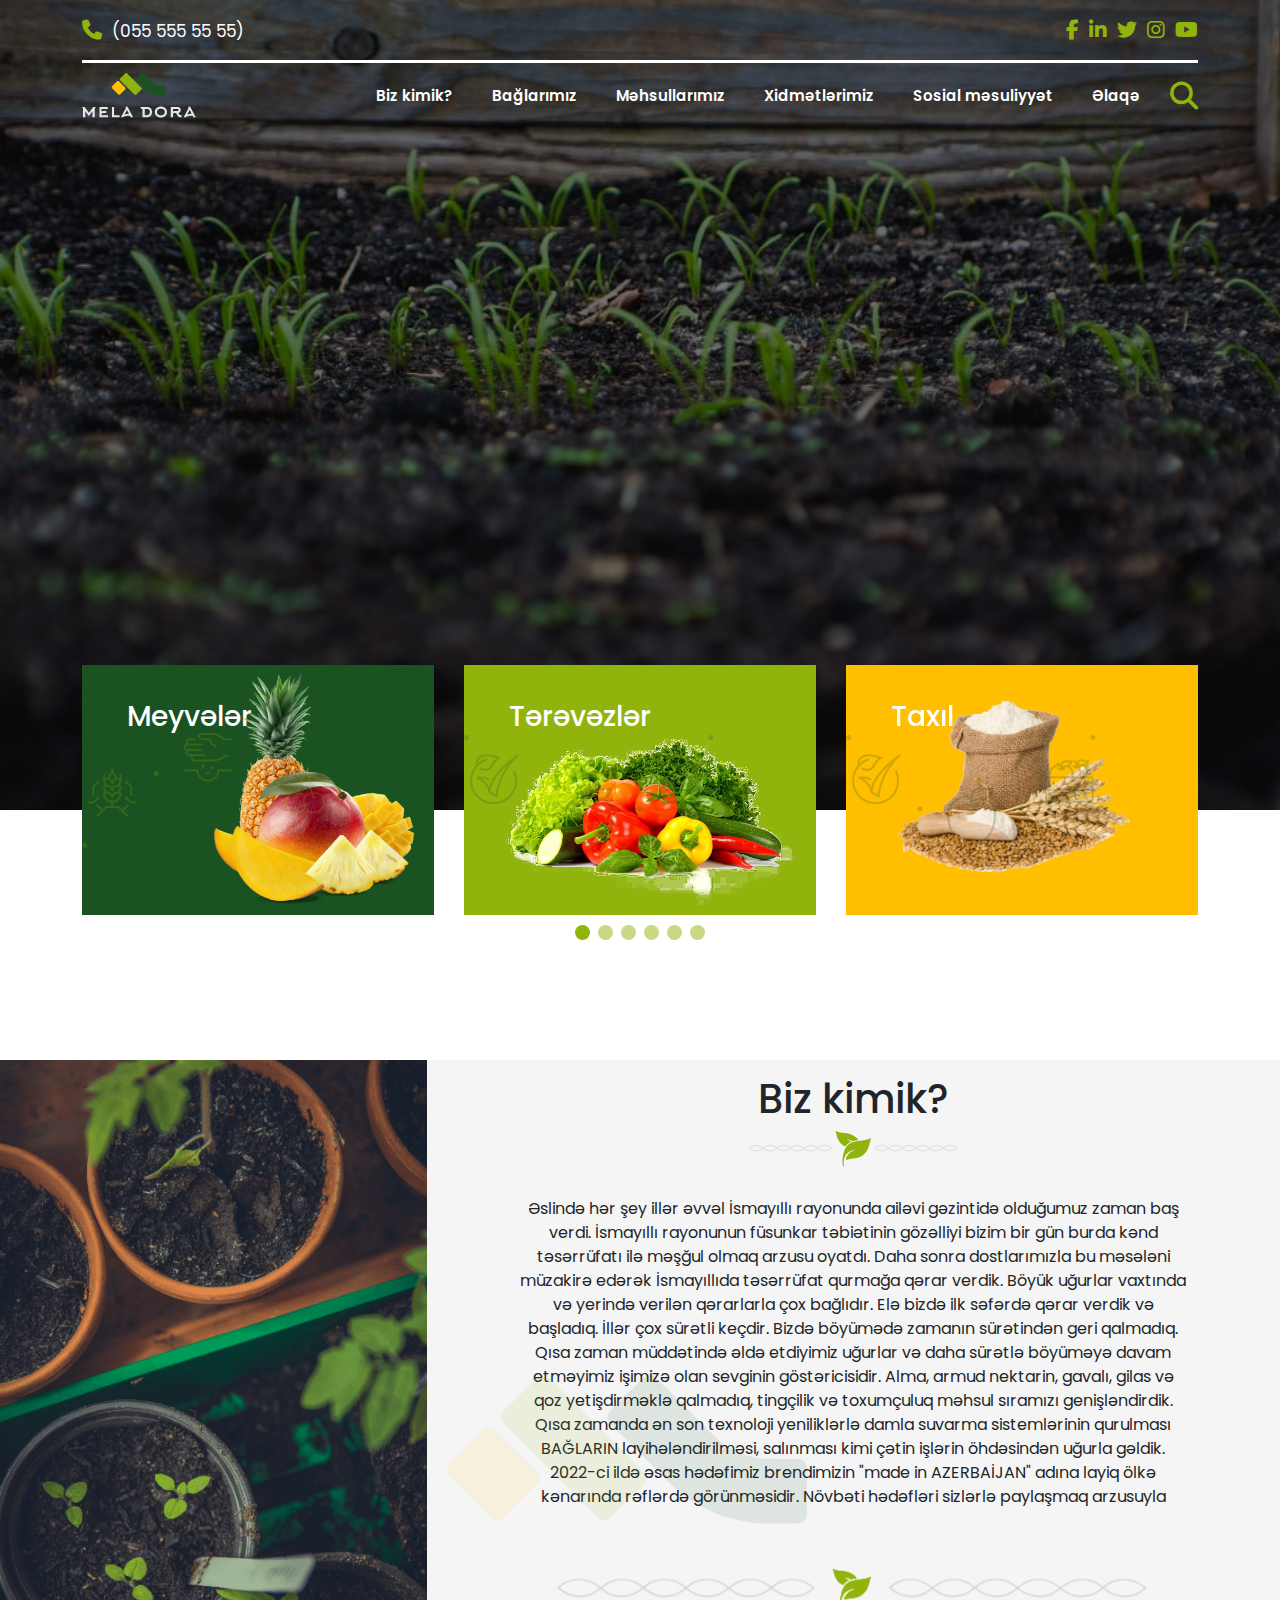
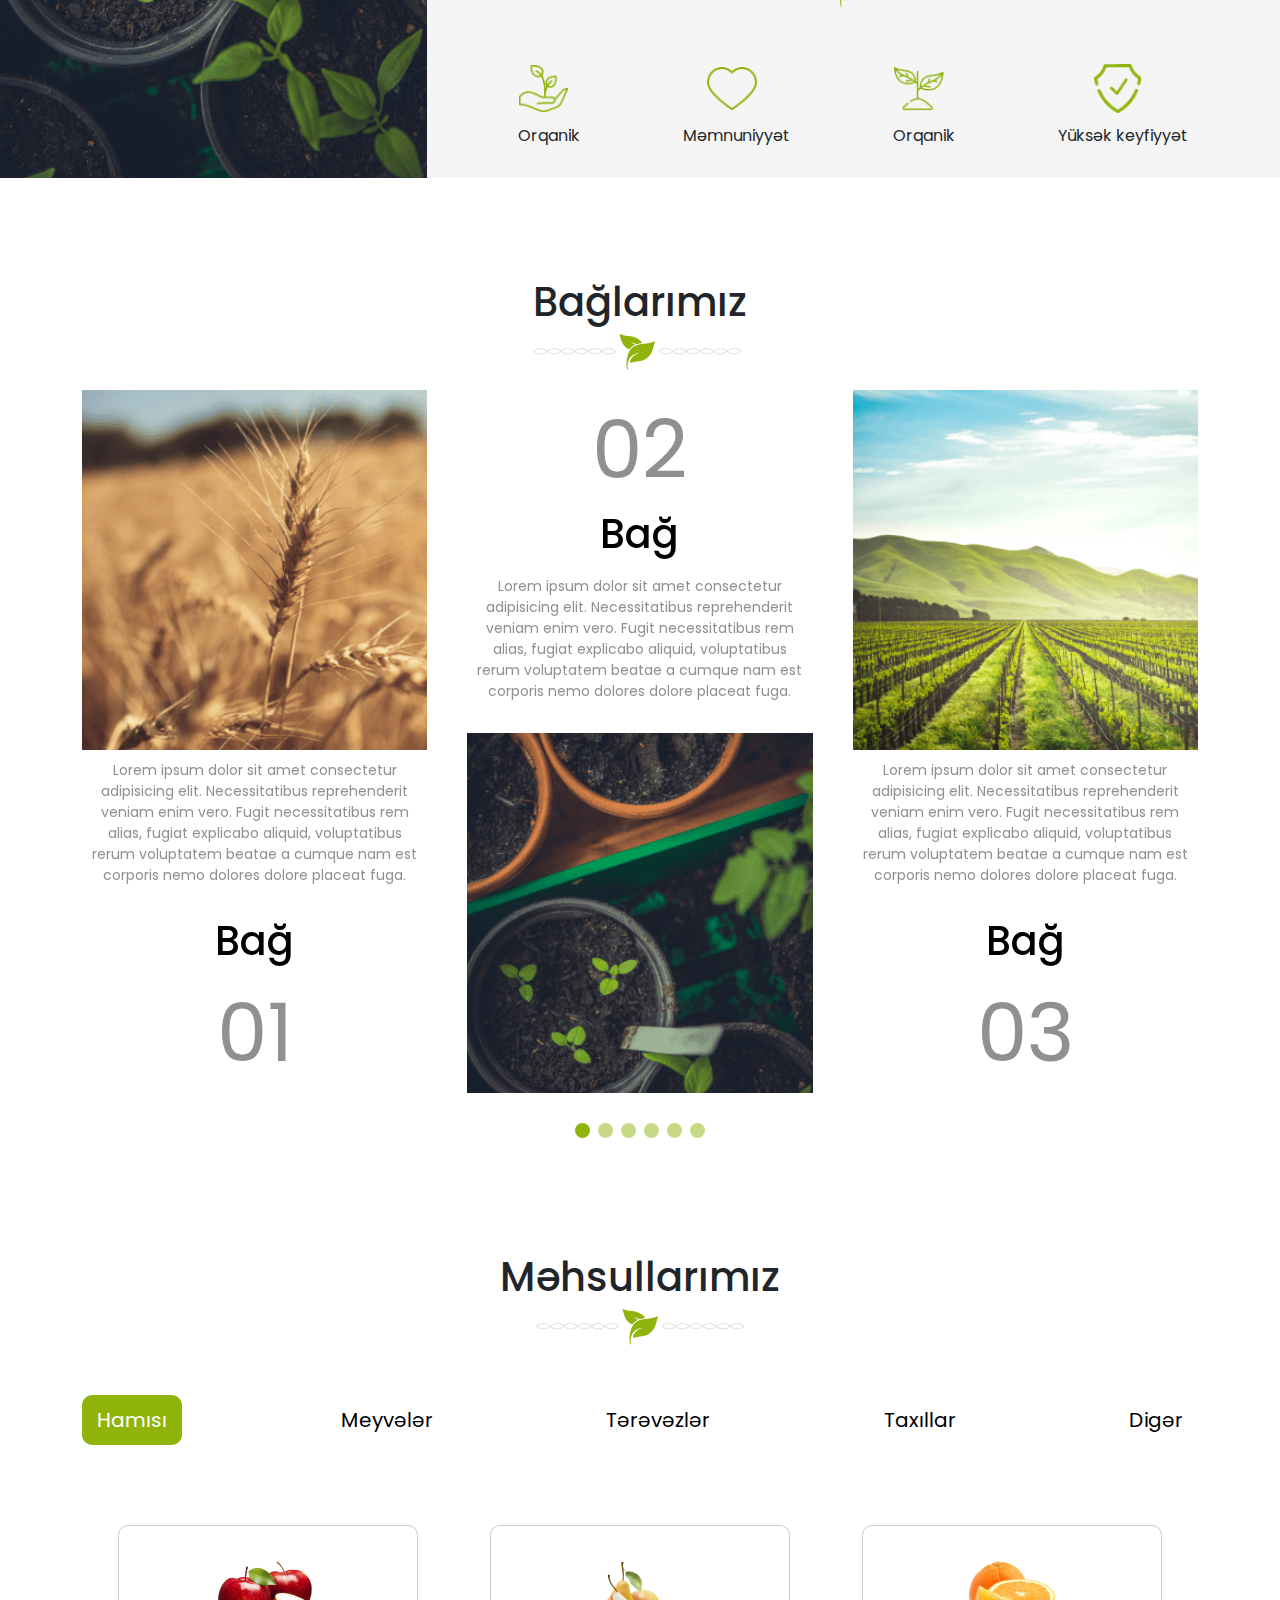
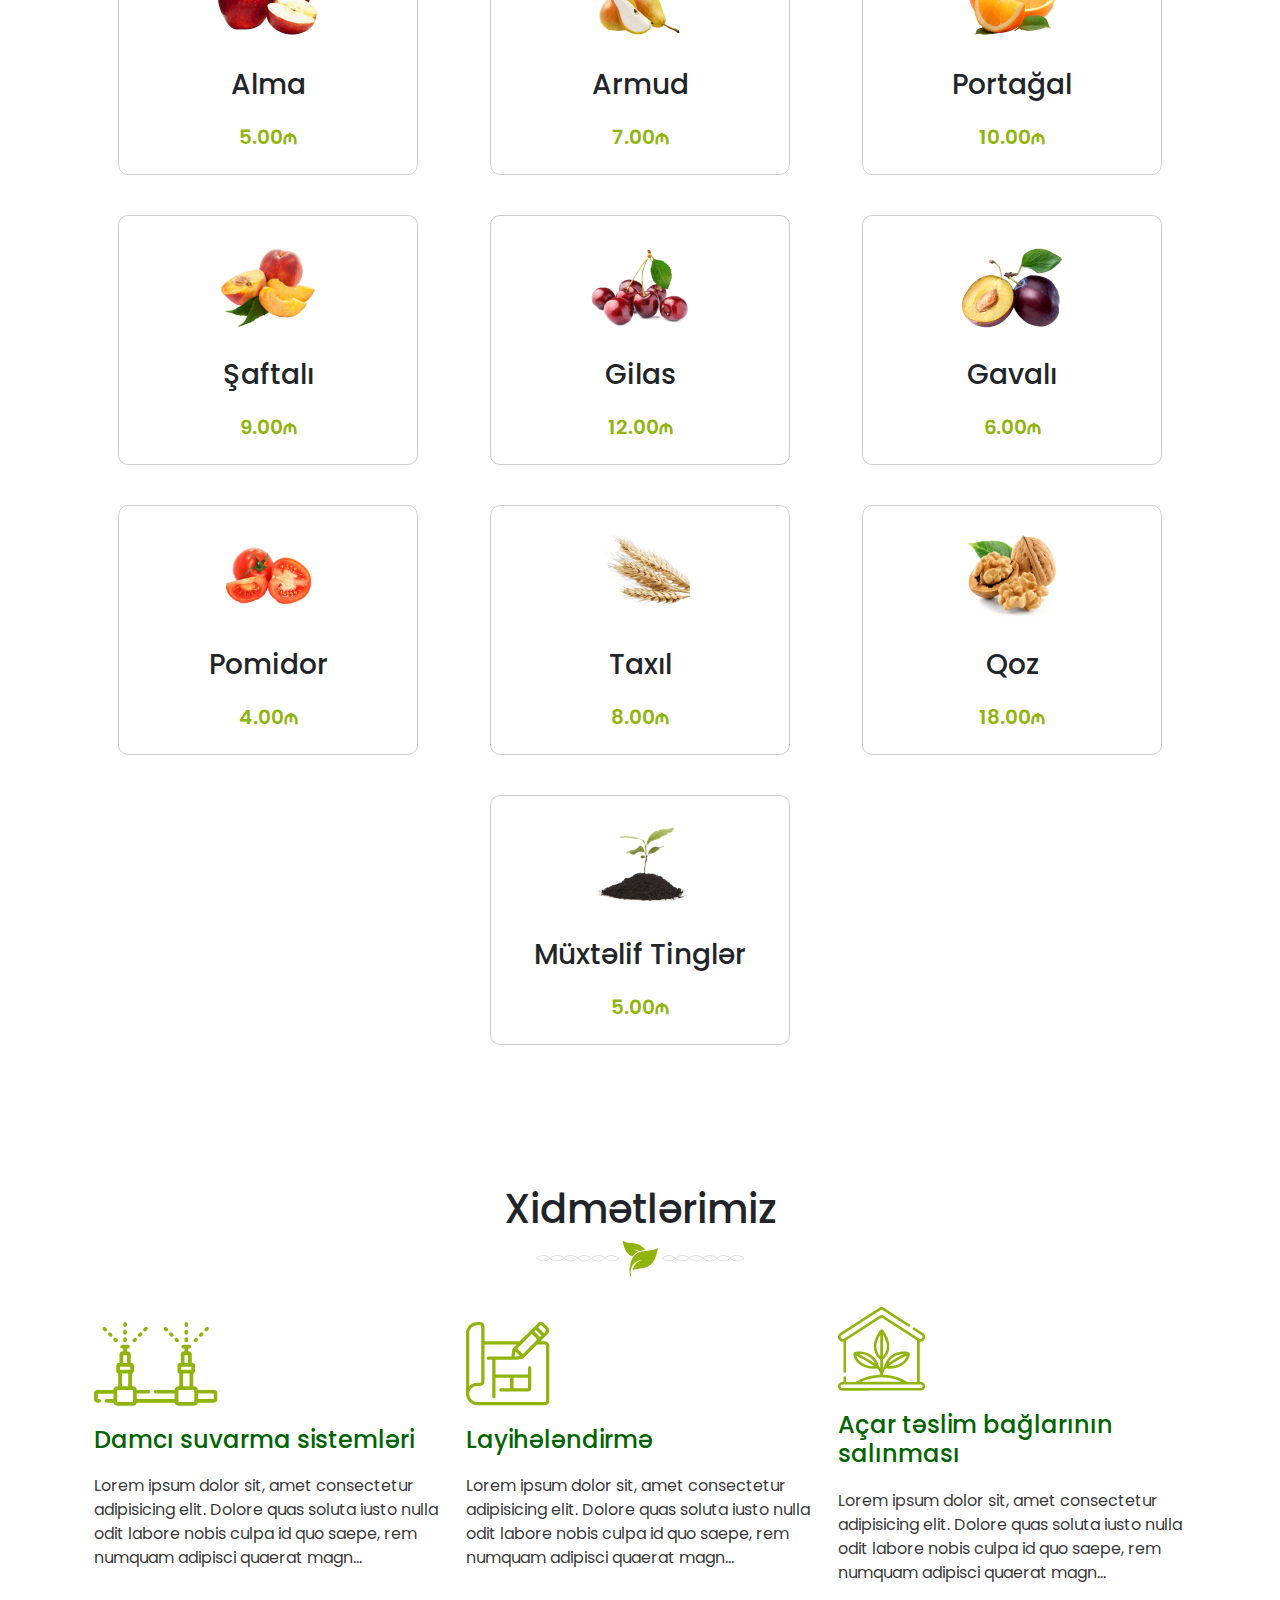
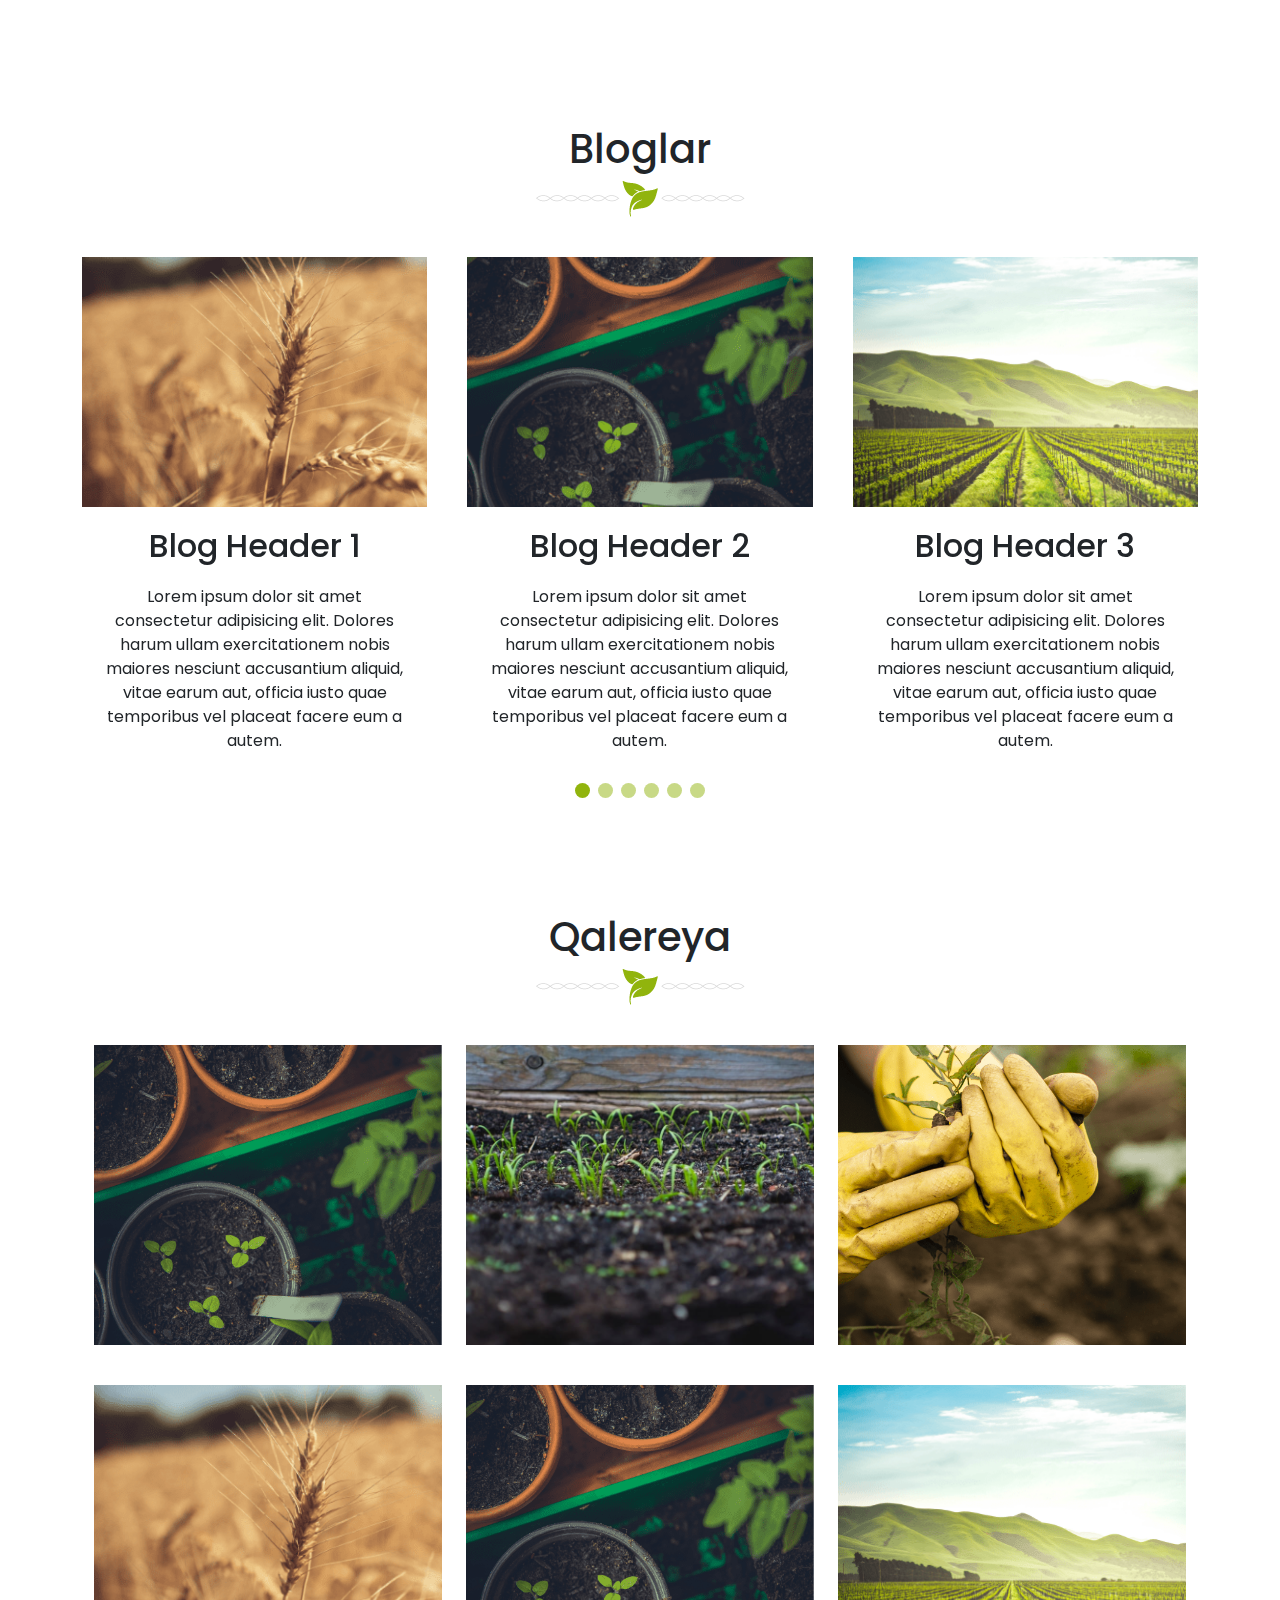
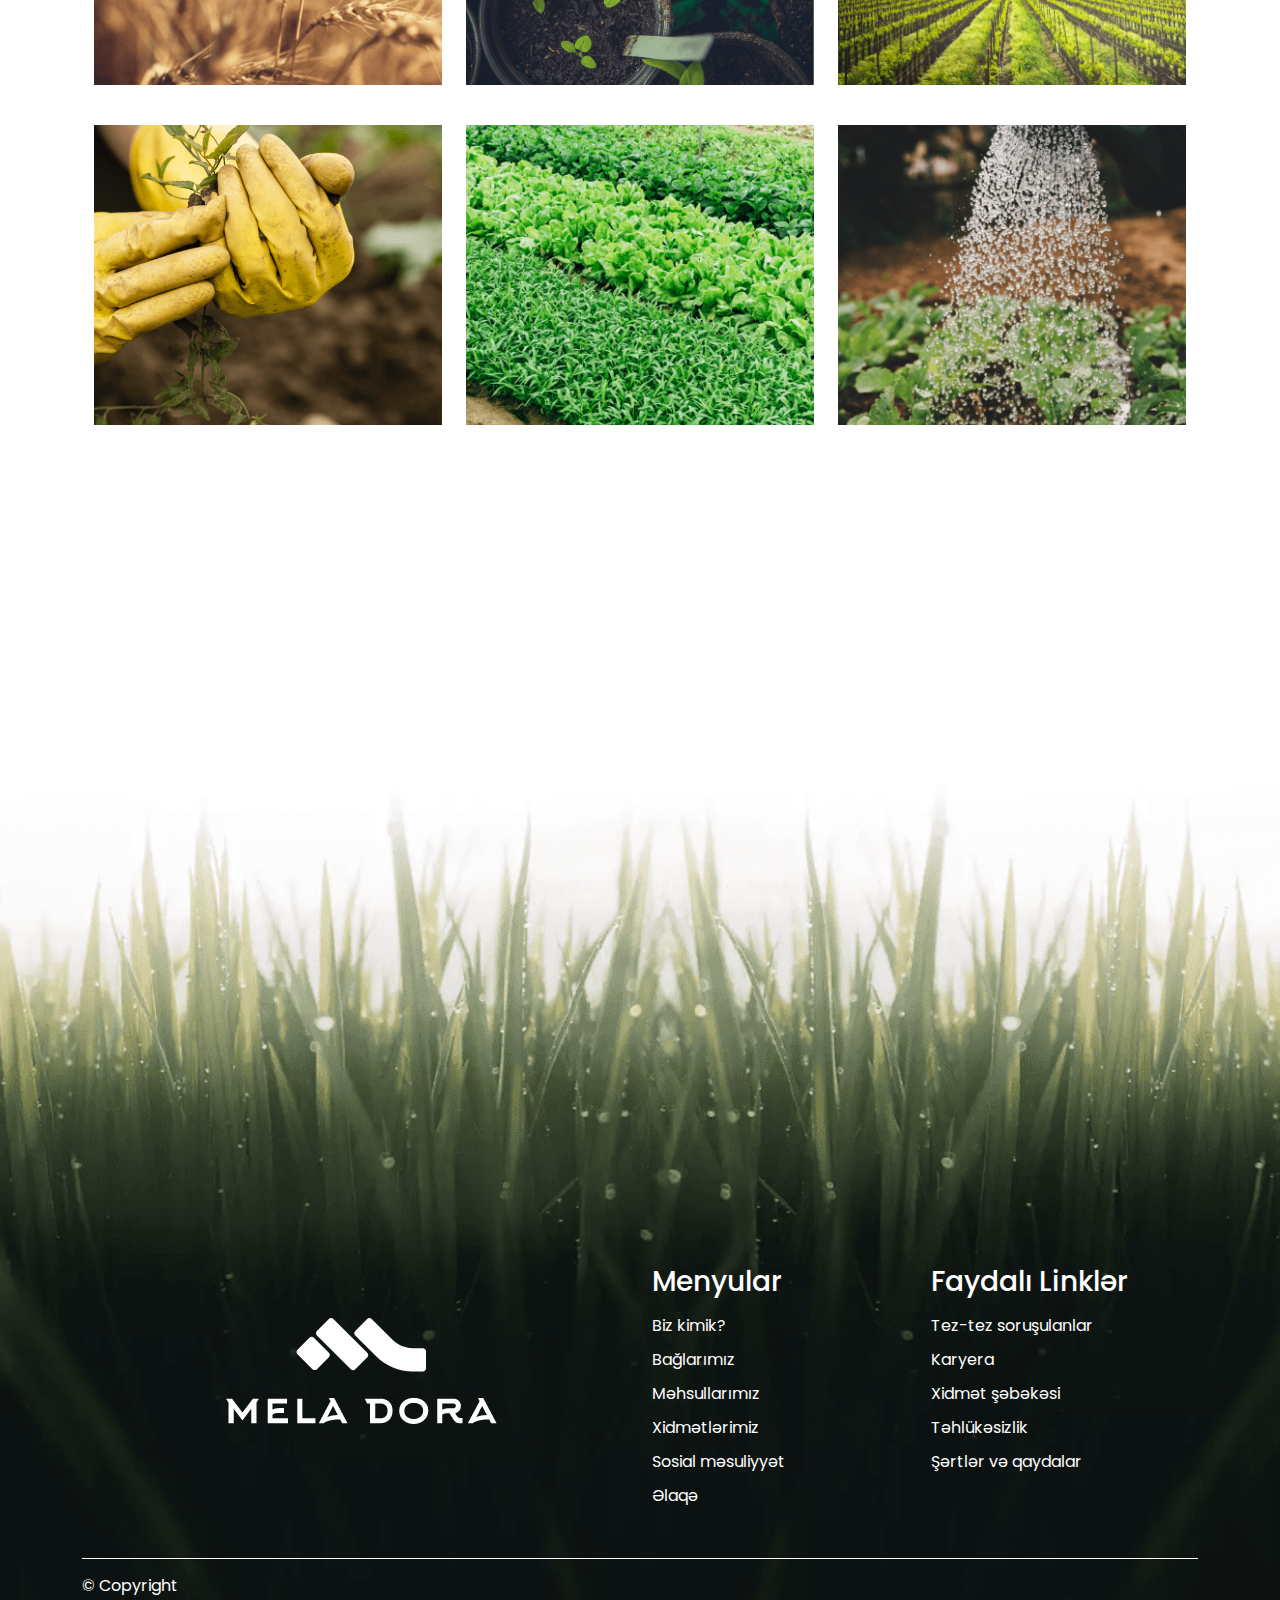
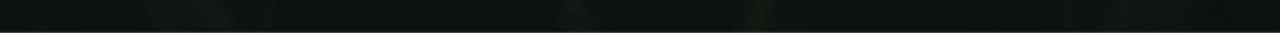
<file: index.html>
<!DOCTYPE html>
<html lang="en">

<head>
    <meta charset="UTF-8">
    <meta name="viewport" content="width=device-width, initial-scale=1.0">
    <title>Meladora App</title>
    <link rel="icon" href="./meladora-image/logo/leaf-icon.svg">
    <link rel="stylesheet" href="https://cdnjs.cloudflare.com/ajax/libs/font-awesome/6.4.0/css/all.min.css">
    <link href="https://cdn.jsdelivr.net/npm/bootstrap@5.3.0/dist/css/bootstrap.min.css" rel="stylesheet">
    <link rel="stylesheet" href="https://cdn.jsdelivr.net/npm/swiper@10/swiper-bundle.min.css" />
    <link rel="stylesheet" href="https://cdn.jsdelivr.net/npm/@fancyapps/ui@5.0/dist/fancybox/fancybox.css" />
    <link rel="stylesheet" href="project.css">
</head>

<body>
    <header class="home">
        <div class="header-bg">
            <img src="./meladora-image/bg/banner-1.jpg" alt="header-bg">
        </div>
        <nav class="top-nav">
            <div class="container">
                <div class="inner" id="phone">
                    <a class="phone" href="">
                        <i class="fa-solid fa-phone"></i>
                        <span class="num">(055 555 55 55)</span>
                    </a>
                    <div class="sosial-icons">
                        <a href="">
                            <i class="fa-brands fa-facebook-f"></i>
                        </a>
                        <a href="">
                            <i class="fa-brands fa-linkedin-in"></i>
                        </a>
                        <a href="">
                            <i class="fa-brands fa-twitter"></i>
                        </a>
                        <a href="">
                            <i class="fa-brands fa-instagram"></i>
                        </a>
                        <a href="">
                            <i class="fa-brands fa-youtube"></i>
                        </a>
                    </div>
                </div>
            </div>
        </nav>
        <nav class="bottom-nav ">
            <div class="container">
                <div class="inner">
                    <a class="logo" href="./index.html">
                        <img src="./meladora-image/logo/white-logo.png" alt="">
                    </a>




                    <div class="right">
                        <div class="nav-links">
                            <a class href="about.html">Biz kimik?</a>
                            <a class href="gardens.html">Bağlarımız</a>
                            <a class href="products.html">Məhsullarımız</a>
                            <a class href="services.html">Xidmətlərimiz</a>
                            <a class href="social-responsivlity.html">Sosial məsuliyyət</a>
                            <a class href="contact.html">Əlaqə</a>
                        </div>
                        <button class="menu-button">
                            <button class="menu-button" type="button" data-bs-toggle="offcanvas"
                                data-bs-target="#offcanvasRight" aria-controls="offcanvasRight">
                                <i class="fa-solid fa-bars"></i>
                            </button>
                            <div class="offcanvas offcanvas-end" tabindex="-1" id="offcanvasRight"
                                aria-labelledby="offcanvasRightLabel">
                                <div class="offcanvas-header">
                                    <a href="#" class="logo">
                                        <img src="./meladora-image/logo/white-logo.png" alt="logo">
                                    </a>

                                    <button type="button" class="mobile-close-button" data-bs-dismiss="offcanvas">
                                        <i class="fa-solid fa-xmark"></i>
                                    </button>
                                </div>
                        </button>


                        <div class="offcanvas-body">
                            <div class="offcanvas-links">
                                <a class href="about.html">Biz kimik?</a>
                                <a class href="gardens.html">Bağlarımız</a>
                                <a class href="products.html">Məhsullarımız</a>
                                <a class href="services.html">Xidmətlərimiz</a>
                                <a class href="social-responsivlity.html">Sosial məsuliyyət</a>
                                <a class href="contact.html">Əlaqə</a>

                            </div>
                        </div>
                    </div>


                </div>
            </div>

            <button class="search-button"> </button>
            <button class="search-button" type="button" data-bs-toggle="offcanvas" data-bs-target="#offcanvasTop"
                aria-controls="offcanvasTop"> <i class="fa-solid fa-magnifying-glass"></i>
            </button>

            <div class="offcanvas offcanvas-top search-offcanvas" tabindex="-1" id="offcanvasTop"
                aria-labelledby="offcanvasTopLabel">
                <div class="offcanvas-header">

                </div>
                <div class="offcanvas-body">
                    <div class="container">
                        <div class="row">
                            <div class="col-10">
                                <form action="#" class="search-form">
                                    <input type="text" class="form-control" placeholder="Axtar">
                                    <button>
                                        <i class="fa-solid fa-magnifying-glass"></i></button>
                                    </button>
                                </form>
                            </div>
                            <div class="col-2">
                                <button type="button" class="close-button" data-bs-dismiss="offcanvas">
                                    <i class="fa-solid fa-xmark"></i>
                                </button>
                            </div>
                        </div>
                    </div>
                </div>
            </div>

        </nav>

        <div class="banner-swiper-wrapper">
            <div class="container">
                <div class="swiper banner-swiper">
                    <div class="swiper-wrapper">
                        <div class="swiper-slide">
                            <div class="banner-card fruit">
                                <h3 class="title">Meyvələr</h3>
                                <img class="bg-design" src="./meladora-image/design/slide-design-1.png" alt="bg-design">
                                <img class="main-design" src="./meladora-image/banner-slide/slide-fruit.png"
                                    alt="main-design">
                            </div>
                        </div>
                        <div class="swiper-slide">
                            <div class="banner-card vegetable">
                                <h3 class="title">Tərəvəzlər</h3>
                                <img class="bg-design" src="./meladora-image/design/slide-design-2.png" alt="bg-design">
                                <img class="main-design" src="./meladora-image/banner-slide/slide-vgtbl.png"
                                    alt="main-design">
                            </div>
                        </div>
                        <div class="swiper-slide">
                            <div class="banner-card flour">
                                <h3 class="title">Taxıl</h3>
                                <img class="bg-design" src="./meladora-image/design/slide-design-2.png" alt="bg-design">
                                <img class="main-design" src="./meladora-image/banner-slide/slide-flour.png"
                                    alt="main-design">
                            </div>
                        </div>
                        <div class="swiper-slide">
                            <div class="banner-card fruit">
                                <h3 class="title">Meyvələr</h3>
                                <img class="bg-design" src="./meladora-image/design/slide-design-1.png" alt="bg-design">
                                <img class="main-design" src="./meladora-image/banner-slide/slide-fruit.png"
                                    alt="main-design">
                            </div>
                        </div>
                        <div class="swiper-slide">
                            <div class="banner-card vegetable">
                                <h3 class="title">Tərəvəzlər</h3>
                                <img class="bg-design" src="./meladora-image/design/slide-design-2.png" alt="bg-design">
                                <img class="main-design" src="./meladora-image/banner-slide/slide-vgtbl.png"
                                    alt="main-design">
                            </div>
                        </div>
                        <div class="swiper-slide">
                            <div class="banner-card flour">
                                <h3 class="title">Taxıl</h3>
                                <img class="bg-design" src="./meladora-image/design/slide-design-2.png" alt="bg-design">
                                <img class="main-design" src="./meladora-image/banner-slide/slide-flour.png"
                                    alt="main-design">
                            </div>
                        </div>
                    </div>
                    <div class="swiper-pagination"></div>
                </div>
            </div>
        </div>


    </header>




    <section class="about-home">

        <div class="row">
            <div class="col-12 col-lg-6 col-xl-8 about-col mb-0">


                <div class="content">
                    <img class="text-design" src="./meladora-image/design/txt-design-bg.png" alt="">
                    <div class="section-title">
                        <h1 class="title">
                            Biz kimik?
                        </h1>
                        <img src="./meladora-image/design/title-design-1.png" alt="text-design">
                    </div>
                    <div class="text">
                        <p>Əslində hər şey illər əvvəl İsmayıllı rayonunda ailəvi gəzintidə olduğumuz zaman baş
                            verdi.
                            İsmayıllı rayonunun füsunkar təbiətinin gözəlliyi bizim bir gün burda kənd təsərrüfatı
                            ilə
                            məşğul olmaq arzusu oyatdı. Daha sonra dostlarımızla bu məsələni müzakirə edərək
                            İsmayıllıda
                            təsərrüfat qurmağa qərar verdik. Böyük uğurlar vaxtında və yerində verilən qərarlarla
                            çox
                            bağlıdır. Elə bizdə ilk səfərdə qərar verdik və başladıq. İllər çox sürətli keçdir.
                            Bizdə
                            böyümədə zamanın sürətindən geri qalmadıq. Qısa zaman müddətində əldə etdiyimiz uğurlar
                            və
                            daha sürətlə böyüməyə davam etməyimiz işimizə olan sevginin göstəricisidir. Alma, armud
                            nektarin, gavalı, gilas və qoz yetişdirməklə qalmadıq, tingçilik və toxumçuluq məhsul
                            sıramızı genişləndirdik. Qısa zamanda ən son texnoloji yeniliklərlə damla suvarma
                            sistemlərinin qurulması BAĞLARIN layihələndirilməsi, salınması kimi çətin işlərin
                            öhdəsindən
                            uğurla gəldik. 2022-ci ildə əsas hədəfimiz brendimizin "made in AZERBAİJAN" adına layiq
                            ölkə
                            kənarında rəflərdə görünməsidir. Növbəti hədəfləri sizlərlə paylaşmaq arzusuyla
                        </p>
                    </div>

                    <img class="text-design-2" src="./meladora-image/design/title-design-2.png" alt="">

                    <div class="about-icons">
                        <div class="item">
                            <img src="./meladora-image/design/about-icon/txt-img3.1.png" alt="icon">
                            <span>Orqanik</span>
                        </div>
                        <div class="item">
                            <img src="./meladora-image/design/about-icon/txt-img3.2.png" alt="icon">
                            <span>Məmnuniyyət</span>
                        </div>
                        <div class="item">
                            <img src="./meladora-image/design/about-icon/txt-img3.3.png" alt="icon">
                            <span>Orqanik</span>
                        </div>
                        <div class="item">
                            <img src="./meladora-image/design/about-icon/txt-img3.4.png" alt="icon">
                            <span> Yüksək keyfiyyət</span>
                        </div>
                    </div>
                </div>
            </div>

            <div class="col-12 col-lg-6 col-xl-4 mb-0">
                <div class="about-bg">
                    <img src="./meladora-image/bg/about-bg.png" alt="">
                </div>
            </div>
        </div>
    </section>



    <section class="garden-home">
        <div class="container">
            <div class="section-title">
                <h1 class="title">Bağlarımız</h1>
                <img src="./meladora-image/design/title-design-1.png" alt="">
            </div>

            <div class="swiper swiper-garden">
                <div class="swiper-wrapper">
                    <div class="swiper-slide">
                        <a href="/gardens">
                            <div class="garden-card">
                                <div class="number">
                                    <span>01</span>
                                </div>
                                <h1 class="title">Bağ</h1>
                                <div class="swiper-text">
                                    <p>
                                        Lorem ipsum dolor sit amet consectetur adipisicing elit. Necessitatibus
                                        reprehenderit veniam enim vero. Fugit necessitatibus rem alias, fugiat explicabo
                                        aliquid, voluptatibus rerum voluptatem beatae a cumque nam est corporis nemo
                                        dolores
                                        dolore placeat fuga.
                                    </p>
                                </div>
                                <div class="garden-img">
                                    <img src="./meladora-image/garden/g1-img.png" alt="">
                                </div>

                            </div>

                        </a>
                    </div>
                    <div class="swiper-slide">
                        <a href="/gardens">
                            <div class="garden-card">
                                <div class="number">
                                    <span>02</span>
                                </div>
                                <h1 class="title">Bağ</h1>
                                <div class="swiper-text">
                                    <p> Lorem ipsum dolor sit amet consectetur adipisicing elit. Necessitatibus
                                        reprehenderit veniam enim vero. Fugit necessitatibus rem alias, fugiat explicabo
                                        aliquid, voluptatibus rerum voluptatem beatae a cumque nam est corporis nemo
                                        dolores
                                        dolore placeat fuga.</p>
                                </div>
                                <div class="garden-img">
                                    <img src="./meladora-image/garden/g2-img.png" alt="">
                                </div>
                            </div>

                        </a>
                    </div>

                    <div class="swiper-slide">
                        <a href="/gardens">
                            <div class="garden-card">
                                <div class="number">
                                    <span>03</span>
                                </div>
                                <h1 class="title">Bağ</h1>
                                <div class="swiper-text">
                                    <p> Lorem ipsum dolor sit amet consectetur adipisicing elit. Necessitatibus
                                        reprehenderit veniam enim vero. Fugit necessitatibus rem alias, fugiat explicabo
                                        aliquid, voluptatibus rerum voluptatem beatae a cumque nam est corporis nemo
                                        dolores
                                        dolore placeat fuga.</p>
                                </div>
                                <div class="garden-img">
                                    <img src="./meladora-image/garden/g3-img.png" alt="">
                                </div>
                            </div>

                        </a>
                    </div>
                    <div class="swiper-slide">
                        <a href="/gardens">
                            <div class="garden-card">
                                <div class="number">
                                    <span>04</span>
                                </div>
                                <h1 class="title">Bağ</h1>
                                <div class="swiper-text">
                                    <p> Lorem ipsum dolor sit amet consectetur adipisicing elit. Necessitatibus
                                        reprehenderit veniam enim vero. Fugit necessitatibus rem alias, fugiat explicabo
                                        aliquid, voluptatibus rerum voluptatem beatae a cumque nam est corporis nemo
                                        dolores
                                        dolore placeat fuga.</p>
                                </div>
                                <div class="garden-img">
                                    <img src="./meladora-image/garden/g4-img.png" alt="">
                                </div>
                            </div>

                        </a>
                    </div>
                    <div class="swiper-slide">
                        <a href="/gardens">
                            <div class="garden-card">
                                <div class="number">
                                    <span>05</span>
                                </div>
                                <h1 class="title">Bağ</h1>
                                <div class="swiper-text">
                                    <p> Lorem ipsum dolor sit amet consectetur adipisicing elit. Necessitatibus
                                        reprehenderit veniam enim vero. Fugit necessitatibus rem alias, fugiat explicabo
                                        aliquid, voluptatibus rerum voluptatem beatae a cumque nam est corporis nemo
                                        dolores
                                        dolore placeat fuga.</p>
                                </div>
                                <div class="garden-img">
                                    <img src="./meladora-image/garden/g5-img.png" alt="">
                                </div>
                            </div>

                        </a>
                    </div>
                    <div class="swiper-slide">
                        <a href="/gardens">
                            <div class="garden-card">
                                <div class="number">
                                    <span>06</span>
                                </div>
                                <h1 class="title">Bağ</h1>
                                <div class="swiper-text">
                                    <p> Lorem ipsum dolor sit amet consectetur adipisicing elit. Necessitatibus
                                        reprehenderit veniam enim vero. Fugit necessitatibus rem alias, fugiat explicabo
                                        aliquid, voluptatibus rerum voluptatem beatae a cumque nam est corporis nemo
                                        dolores
                                        dolore placeat fuga.</p>
                                </div>
                                <div class="garden-img">
                                    <img src="./meladora-image/garden/g6-img.png" alt="">
                                </div>
                            </div>

                        </a>
                    </div>

                </div>
                <div class="swiper-pagination"></div>

            </div>
        </div>
    </section>

    <section class="products">
        <div class="container">
            <div class="section-title">
                <h1 class="title">
                    Məhsullarımız
                </h1>
                <img src="./meladora-image/design/title-design-1.png" alt="">
            </div>

            <div class="product-buttons">
                <div class="inner">
                    <button data-id="0">Hamısı</button>
                    <button data-id="1">Meyvələr</button>
                    <button data-id="2">Tərəvəzlər</button>
                    <button data-id="3">Taxıllar</button>
                    <button data-id="4">Digər</button>
                </div>
            </div>
            <div class="row product-row">
                <div class="col-12 col-md-6 col-lg-4 col-xxl-3 product-col" data-category-id="1">
                    <div class="product-card" data-bs-toggle="modal" data-bs-target="#product-modal-1">
                        <img class="hover-icon" src="./meladora-image/logo/leaf-icon.svg" alt="">
                        <div class="product-img">
                            <img src="./meladora-image/product/alma/img-1.png" alt="">
                        </div>
                        <h3 class="title">Alma</h3>
                        <span class="price">5.00₼</span>
                    </div>
                </div>

                <div class="col-12 col-md-6 col-lg-4 col-xxl-3 product-col" data-category-id="1">
                    <div class="product-card">
                        <img class="hover-icon" src="./meladora-image/logo/leaf-icon.svg" alt="">
                        <div class="product-img">
                            <img src="./meladora-image/product/armud/img-1.png" alt="">
                        </div>
                        <h3 class="title">Armud</h3>
                        <span class="price">7.00₼</span>
                    </div>
                </div>

                <div class="col-12 col-md-6 col-lg-4 col-xxl-3 product-col" data-category-id="1">
                    <div class="product-card">
                        <img class="hover-icon" src="./meladora-image/logo/leaf-icon.svg" alt="">
                        <div class="product-img">
                            <img src="./meladora-image/product/portagal/img-1.png" alt="">
                        </div>
                        <h3 class="title">Portağal</h3>
                        <span class="price">10.00₼</span>
                    </div>
                </div>

                <div class="col-12 col-md-6 col-lg-4 col-xxl-3 product-col" data-category-id="1">
                    <div class="product-card">
                        <img class="hover-icon" src="./meladora-image/logo/leaf-icon.svg" alt="">
                        <div class="product-img">
                            <img src="./meladora-image/product/saftalı/img-1.png" alt="">
                        </div>
                        <h3 class="title">Şaftalı</h3>
                        <span class="price">9.00₼</span>
                    </div>
                </div>

                <div class="col-12 col-md-6 col-lg-4 col-xxl-3 product-col" data-category-id="1">
                    <div class="product-card">
                        <img class="hover-icon" src="./meladora-image/logo/leaf-icon.svg" alt="">
                        <div class="product-img">
                            <img src="./meladora-image/product/gilas/img-1.png" alt="">
                        </div>
                        <h3 class="title">Gilas</h3>
                        <span class="price">12.00₼</span>
                    </div>
                </div>

                <div class="col-12 col-md-6 col-lg-4 col-xxl-3 product-col" data-category-id="1">
                    <div class="product-card">
                        <img class="hover-icon" src="./meladora-image/logo/leaf-icon.svg" alt="">
                        <div class="product-img">
                            <img src="./meladora-image/product/gavali/img-1.png" alt="">
                        </div>
                        <h3 class="title">Gavalı</h3>
                        <span class="price">6.00₼</span>
                    </div>
                </div>

                <div class="col-12 col-md-6 col-lg-4 col-xxl-3 product-col" data-category-id="2">
                    <div class="product-card">
                        <img class="hover-icon" src="./meladora-image/logo/leaf-icon.svg" alt="">
                        <div class="product-img">
                            <img src="./meladora-image/product/pomidor/img-1.png" alt="">
                        </div>
                        <h3 class="title">Pomidor</h3>
                        <span class="price">4.00₼</span>
                    </div>
                </div>

                <div class="col-12 col-md-6 col-lg-4 col-xxl-3 product-col" data-category-id="3">
                    <div class="product-card">
                        <img class="hover-icon" src="./meladora-image/logo/leaf-icon.svg" alt="">
                        <div class="product-img">
                            <img src="./meladora-image/product/taxil/img-1.png" alt="">
                        </div>
                        <h3 class="title">Taxıl</h3>
                        <span class="price">8.00₼</span>
                    </div>
                </div>

                <div class="col-12 col-md-6 col-lg-4 col-xxl-3 product-col" data-category-id="4">
                    <div class="product-card">
                        <img class="hover-icon" src="./meladora-image/logo/leaf-icon.svg" alt="">
                        <div class="product-img">
                            <img src="./meladora-image/product/qoz/img-1.png" alt="">
                        </div>
                        <h3 class="title">Qoz</h3>
                        <span class="price">18.00₼</span>
                    </div>
                </div>

                <div class="col-12 col-md-6 col-lg-4 col-xxl-3 product-col" data-category-id="4">
                    <div class="product-card">
                        <img class="hover-icon" src="./meladora-image/logo/leaf-icon.svg" alt="">
                        <div class="product-img">
                            <img src="./meladora-image/product/tingler/img-1.png" alt="">
                        </div>
                        <h3 class="title">Müxtəlif Tinglər</h3>
                        <span class="price">5.00₼</span>
                    </div>

                </div>
            </div>
        </div>

    </section>

    <div class="modal fade" id="product-modal-1">
        <div class="modal-dialog modal-dialog-centered modal-lg modal-dialog-scrollable">
            <div class="modal-content">
                <div class="modal-header">
                    <h1 class="product-title">Alma</h1>
                    <button class="button-close" data-bs-dismiss="modal" aria-label="Close">
                        <i class="fa-solid fa-xmark"></i>
                    </button>
                </div>
                <div class="modal-body">
                    <div class="row">
                        <div class="col-12 col-lg-6 col-xl-5">
                            <div class="modal-body-image">
                                <img src="./meladora-image/product/alma/img-1.png" class="modal-img" alt="product">
                            </div>
                        </div>
                        <div class="col-12 col-lg-6 col-xl-7">
                            <div class="content">
                                <div class="price">
                                    <span>
                                        5.00 ₼
                                    </span>
                                </div>
                                <div class="text">
                                    <p>
                                        Lorem ipsum dolor sit amet consectetur adipisicing elit. Earum, laborum atque?
                                        Enim, laudantium molestias. Nesciunt, molestiae! Soluta impedit, vitae iure
                                        enim, corrupti consequuntur quisquam, magnam est veritatis provident ratione
                                        aliquam?Lorem ipsum dolor sit amet consectetur adipisicing elit. Earum, laborum
                                        atque? Enim, laudantium molestias. Nesciunt, molestiae! Soluta impedit, vitae
                                        iure enim, corrupti consequuntur quisquam, magnam est veritatis provident
                                        ratione aliquam?
                                    </p>
                                </div>
                            </div>
                        </div>
                        <div class="col-12">
                            <div class="product-gallery-swiper">
                                <div class="swiper swiper-gallery">
                                    <div class="swiper-wrapper">
                                        <div class="swiper-slide">
                                            <div class="gallery-img">
                                                <img src="./meladora-image/product/alma/img-1-1.png" alt="">
                                            </div>
                                        </div>
                                        <div class="swiper-slide">
                                            <div class="gallery-img">
                                                <img src="./meladora-image/product/alma/img-1-2.png" alt="">
                                            </div>
                                        </div>
                                        <div class="swiper-slide">
                                            <div class="gallery-img">
                                                <img src="./meladora-image/product/alma/img-1-3.png" alt="">
                                            </div>
                                        </div>
                                    </div>
                                    <div class="swiper-pagination"></div>
                                    <div class="swiper-button-prev"></div>
                                    <div class="swiper-button-next"></div>
                                </div>

                            </div>
                        </div>

                    </div>
                </div>
            </div>
        </div>
    </div>

    <section class="services-home">
        <div class="container">
            <div class="section-title">
                <h1 class="title">Xidmətlərimiz</h1>
                <img src="./meladora-image/design/title-design-1.png" alt="">
            </div>

            <div class="row">
                <div class="col-12 col-md-6 col-xl-4">
                    <a href="/services">
                        <div class="services-card">
                            <div class="icon">
                                <img src="./meladora-image/design/service-icon/s1-img.png" alt="">
                            </div>
                            <h4 class="title">
                                Damcı suvarma sistemləri
                            </h4>
                            <div class="text">
                                Lorem ipsum dolor sit, amet consectetur adipisicing elit. Dolore
                                quas soluta iusto nulla
                                odit labore nobis culpa id quo saepe, rem numquam adipisci quaerat
                                magn...
                            </div>
                        </div>
                    </a>
                </div>

                <div class="col-12 col-md-6 col-xl-4">
                    <a href="/services">
                        <div class="services-card">
                            <div class="icon">
                                <img src="./meladora-image/design/service-icon/s2-img.png" alt="">
                            </div>
                            <h4 class="title">
                                Layihələndirmə
                            </h4>
                            <div class="text">
                                Lorem ipsum dolor sit, amet consectetur adipisicing elit. Dolore
                                quas soluta iusto nulla
                                odit labore nobis culpa id quo saepe, rem numquam adipisci quaerat
                                magn...
                            </div>
                        </div>
                    </a>
                </div>

                <div class="col-12 col-md-6 col-xl-4">
                    <a href="/services">
                        <div class="services-card">
                            <div class="icon">
                                <img src="./meladora-image/design/service-icon/s3-img.png" alt="">
                            </div>
                            <h4 class="title">
                                Açar təslim bağlarının salınması
                            </h4>
                            <div class="text">
                                Lorem ipsum dolor sit, amet consectetur adipisicing elit. Dolore
                                quas soluta iusto nulla
                                odit labore nobis culpa id quo saepe, rem numquam adipisci quaerat
                                magn...
                            </div>
                        </div>
                    </a>
                </div>
            </div>
        </div>
    </section>

    <section class="blogs">
        <div class="container">
            <div class="section-title">
                <h1 class="title">Bloglar</h1>
                <img src="./meladora-image/design/title-design-1.png" alt="">
            </div>
            <div class="swiper swiper-blogs">
                <div class="swiper-wrapper">
                    <div class="swiper-slide">
                        <div class="blog-card">
                            <div class="image">
                                <img src="./meladora-image/garden/g1-img.png" alt="">
                            </div>
                            <h2 class="title">Blog Header 1</h2>
                            <div class="text">
                                Lorem ipsum dolor sit amet consectetur adipisicing elit. Dolores
                                harum ullam
                                exercitationem nobis maiores nesciunt accusantium aliquid, vitae
                                earum aut, officia
                                iusto quae temporibus vel placeat facere eum a autem.
                            </div>
                        </div>
                    </div>

                    <div class="swiper-slide">
                        <div class="blog-card">
                            <div class="image">
                                <img src="./meladora-image/garden/g2-img.png" alt="">
                            </div>
                            <h2 class="title">Blog Header 2</h2>
                            <div class="text">
                                Lorem ipsum dolor sit amet consectetur adipisicing elit. Dolores
                                harum ullam
                                exercitationem nobis maiores nesciunt accusantium aliquid, vitae
                                earum aut, officia
                                iusto quae temporibus vel placeat facere eum a autem.
                            </div>
                        </div>
                    </div>

                    <div class="swiper-slide">
                        <div class="blog-card">
                            <div class="image">
                                <img src="./meladora-image/garden/g3-img.png" alt="">
                            </div>
                            <h2 class="title">Blog Header 3</h2>
                            <div class="text">
                                Lorem ipsum dolor sit amet consectetur adipisicing elit. Dolores
                                harum ullam
                                exercitationem nobis maiores nesciunt accusantium aliquid, vitae
                                earum aut, officia
                                iusto quae temporibus vel placeat facere eum a autem.
                            </div>
                        </div>
                    </div>
                    <div class="swiper-slide">
                        <div class="blog-card">
                            <div class="image">
                                <img src="./meladora-image/garden/g4-img.png" alt="">
                            </div>
                            <h2 class="title">Blog Header 4</h2>
                            <div class="text">
                                Lorem ipsum dolor sit amet consectetur adipisicing elit. Dolores
                                harum ullam
                                exercitationem nobis maiores nesciunt accusantium aliquid, vitae
                                earum aut, officia
                                iusto quae temporibus vel placeat facere eum a autem.
                            </div>
                        </div>
                    </div>
                    <div class="swiper-slide">
                        <div class="blog-card">
                            <div class="image">
                                <img src="./meladora-image/garden/g5-img.png" alt="">
                            </div>
                            <h2 class="title">Blog Header 5</h2>
                            <div class="text">
                                Lorem ipsum dolor sit amet consectetur adipisicing elit. Dolores
                                harum ullam
                                exercitationem nobis maiores nesciunt accusantium aliquid, vitae
                                earum aut, officia
                                iusto quae temporibus vel placeat facere eum a autem.
                            </div>
                        </div>
                    </div>

                    <div class="swiper-slide">
                        <div class="blog-card">
                            <div class="image">
                                <img src="./meladora-image/garden/g6-img.png" alt="">
                            </div>
                            <h2 class="title">Blog Header 6</h2>
                            <div class="text">
                                Lorem ipsum dolor sit amet consectetur adipisicing elit. Dolores
                                harum ullam
                                exercitationem nobis maiores nesciunt accusantium aliquid, vitae
                                earum aut, officia
                                iusto quae temporibus vel placeat facere eum a autem.
                            </div>
                        </div>
                    </div>


                </div>
                <div class="swiper-pagination"></div>
            </div>
        </div>
    </section>

    <section class="gallery">
        <div class="container">
            <div class="section-title">
                <h1 class="title">
                    Qalereya
                </h1>
                <img src="./meladora-image/design/title-design-1.png" alt="">
            </div>

            <div class="row">
                <div class="col-12 col-md-6 col-xl-4">
                    <div class="image">
                        <img src="./meladora-image/bg/about-bg.png" alt="">

                        <div class="hover">
                            <a data-fancybox="gallery" data-src="./meladora-image/bg/about-bg.png">
                                <i class="fa-solid fa-magnifying-glass"></i>
                            </a>
                        </div>
                    </div>
                </div>

                <div class="col-12 col-md-6 col-xl-4">
                    <div class="image">
                        <img src="./meladora-image/bg/banner-1.jpg" alt="">

                        <div class="hover">
                            <a data-fancybox="gallery" data-src="./meladora-image/bg/banner-1.jpg">
                                <i class="fa-solid fa-magnifying-glass"></i>
                            </a>
                        </div>
                    </div>
                </div>

                <div class="col-12 col-md-6 col-xl-4">
                    <div class="image">
                        <img src="./meladora-image/bg/banner-2.png" alt="">

                        <div class="hover">
                            <a data-fancybox="gallery" data-src="./meladora-image/bg/banner-2.png">
                                <i class="fa-solid fa-magnifying-glass"></i>
                            </a>
                        </div>
                    </div>

                </div>
                <div class="col-12 col-md-6 col-xl-4">
                    <div class="image">
                        <img src="./meladora-image/garden/g1-img.png" alt="">

                        <div class="hover">
                            <a data-fancybox="gallery" data-src="./meladora-image/bg/banner-1.jpg">
                                <i class="fa-solid fa-magnifying-glass"></i>
                            </a>
                        </div>
                    </div>
                </div>

                <div class="col-12 col-md-6 col-xl-4">
                    <div class="image">
                        <img src="./meladora-image/bg/about-bg.png" alt="">

                        <div class="hover">
                            <a data-fancybox="gallery" data-src="./meladora-image/bg/about-bg.png">
                                <i class="fa-solid fa-magnifying-glass"></i>
                            </a>
                        </div>
                    </div>
                </div>

                <div class="col-12 col-md-6 col-xl-4">
                    <div class="image">
                        <img src="./meladora-image/garden/g3-img.png" alt="">

                        <div class="hover">
                            <a data-fancybox="gallery" data-src="./meladora-image/garden/g3-img.png">
                                <i class="fa-solid fa-magnifying-glass"></i>
                            </a>
                        </div>
                    </div>
                </div>

                <div class="col-12 col-md-6 col-xl-4">
                    <div class="image">
                        <img src="./meladora-image/bg/banner-2.png" alt="">

                        <div class="hover">
                            <a data-fancybox="gallery" data-src="./meladora-image/bg/banner-2.png">
                                <i class="fa-solid fa-magnifying-glass"></i>
                            </a>
                        </div>
                    </div>

                </div>

                <div class="col-12 col-md-6 col-xl-4">
                    <div class="image">
                        <img src="./meladora-image/garden/g5-img.png" alt="">

                        <div class="hover">
                            <a data-fancybox="gallery" data-src="./meladora-image/garden/g5-img.png">
                                <i class="fa-solid fa-magnifying-glass"></i>
                            </a>
                        </div>
                    </div>
                </div>

                <div class="col-12 col-md-6 col-xl-4">
                    <div class="image">
                        <img src="./meladora-image/garden/g6-img.png" alt="">

                        <div class="hover">
                            <a data-fancybox="gallery" data-src="./meladora-image/garden/g6-img.png">
                                <i class="fa-solid fa-magnifying-glass"></i>
                            </a>
                        </div>
                    </div>
                </div>
            </div>
        </div>
    </section>




    <footer class="home">
        <div class="container">
            <div class="footer-top">
                <div class="row">
                    <div class="col-12 col-xl-6 logo-col">
                        <a class="footer-logo" href="">
                            <img src="./meladora-image/logo/footer-logo-1.png" alt="">
                        </a>
                    </div>
                    <div class="col-12 col-lg-6 col-xl-3">
                        <div class="footer-links">
                            <h3 class="title">
                                Menyular
                            </h3>
                            <a class href="about.html">Biz kimik?</a>
                            <a class href="gardens.html">Bağlarımız</a>
                            <a class href="products.html">Məhsullarımız</a>
                            <a class href="services.html">Xidmətlərimiz</a>
                            <a class href="social-responsivlity.html">Sosial məsuliyyət</a>
                            <a class href="contact.html">Əlaqə</a>
                        </div>
                    </div>
                    <div class="col-12 col-lg-6 col-xl-3">
                        <div class="footer-links">
                            <h3 class="title">
                                Faydalı Linklər
                            </h3>
                            <a class href="/">
                                Tez-tez soruşulanlar
                            </a>
                            <a class href="/">
                                Karyera
                            </a>
                            <a class href="/">
                                Xidmət şəbəkəsi
                            </a>
                            <a class href="/">
                                Təhlükəsizlik
                            </a>
                            <a class href="/">
                                Şərtlər və qaydalar
                            </a>

                        </div>
                    </div>
                </div>
            </div>

            <div class="footer-bottom">
                <span>© Copyright</span>
            </div>
        </div>

    </footer>






    <script src="https://cdn.jsdelivr.net/npm/bootstrap@5.3.0/dist/js/bootstrap.bundle.min.js"></script>
    <script src="https://cdn.jsdelivr.net/npm/@fancyapps/ui@5.0/dist/fancybox/fancybox.umd.js"></script>
    <script src="https://cdn.jsdelivr.net/npm/swiper@10/swiper-bundle.min.js"></script>
    <script src="./swiper.js"></script>
    <script src="./project.js"></script>

</body>

</html>
</file>
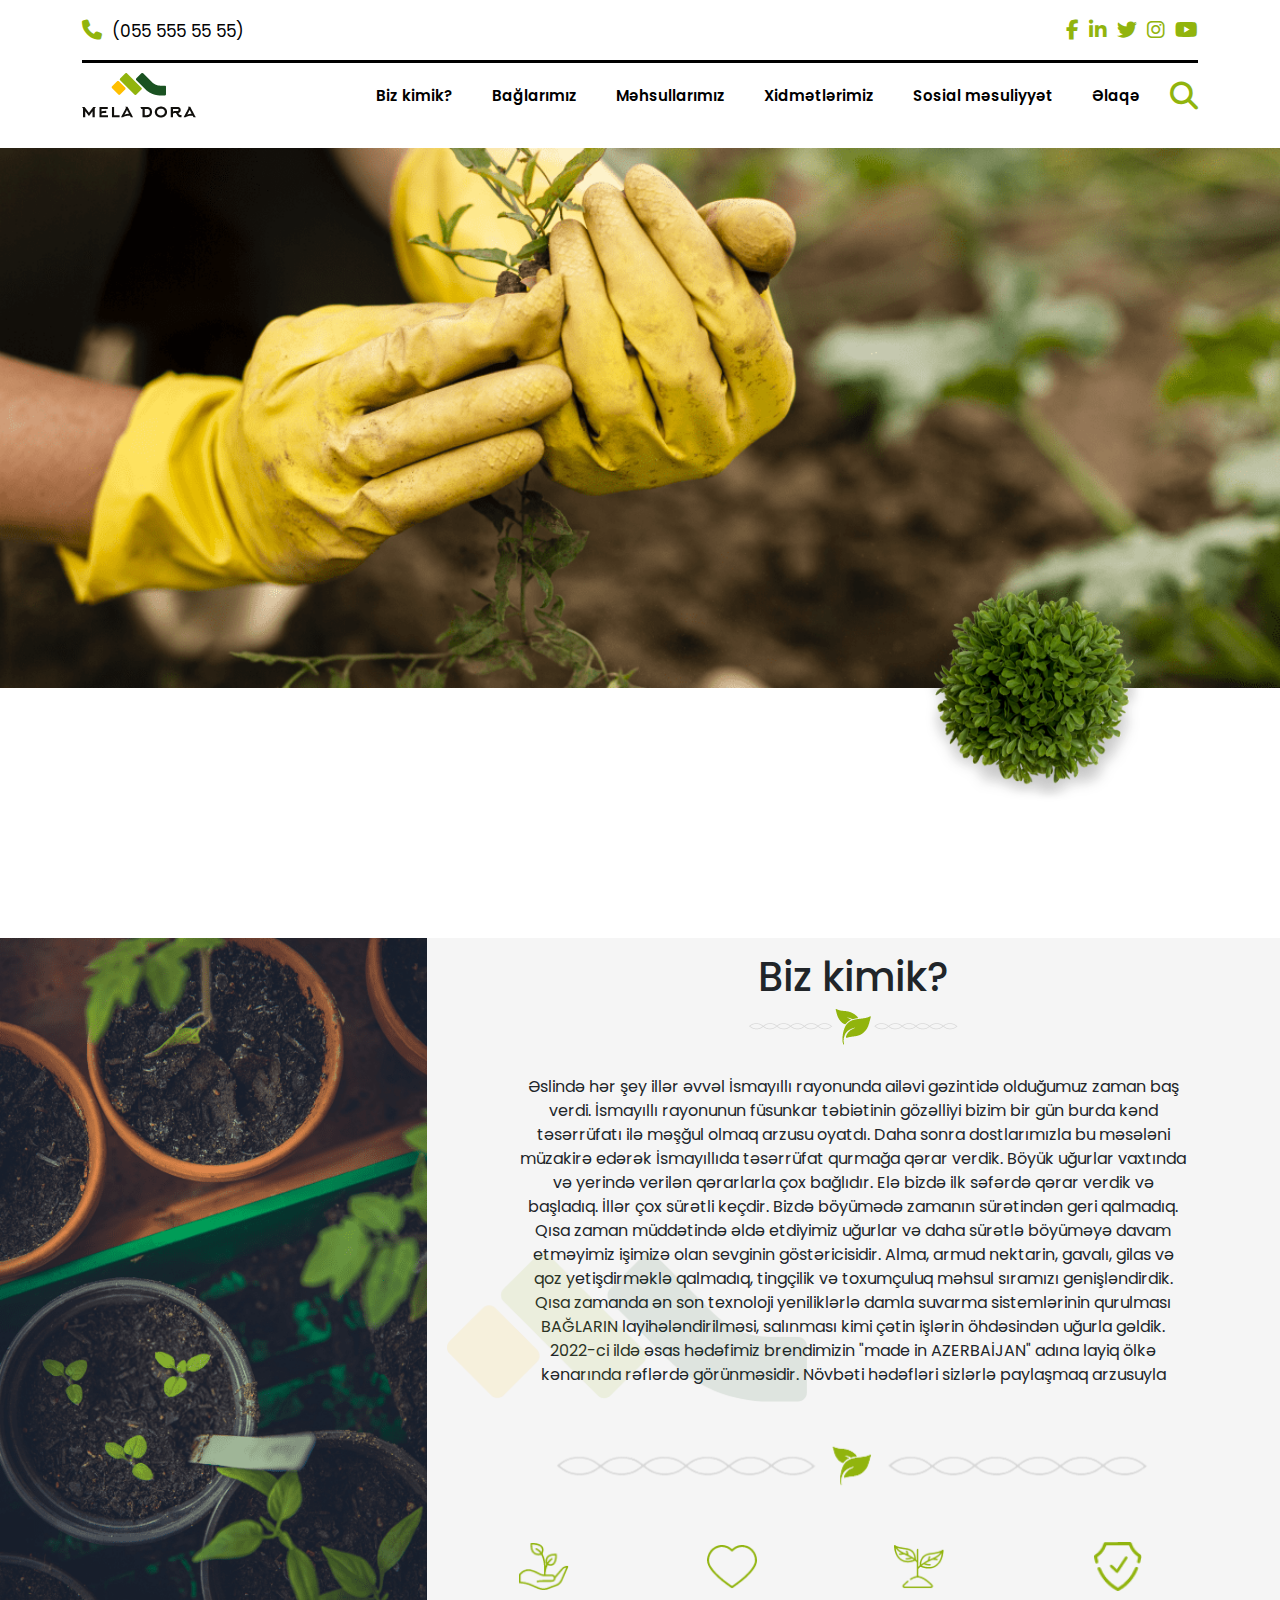
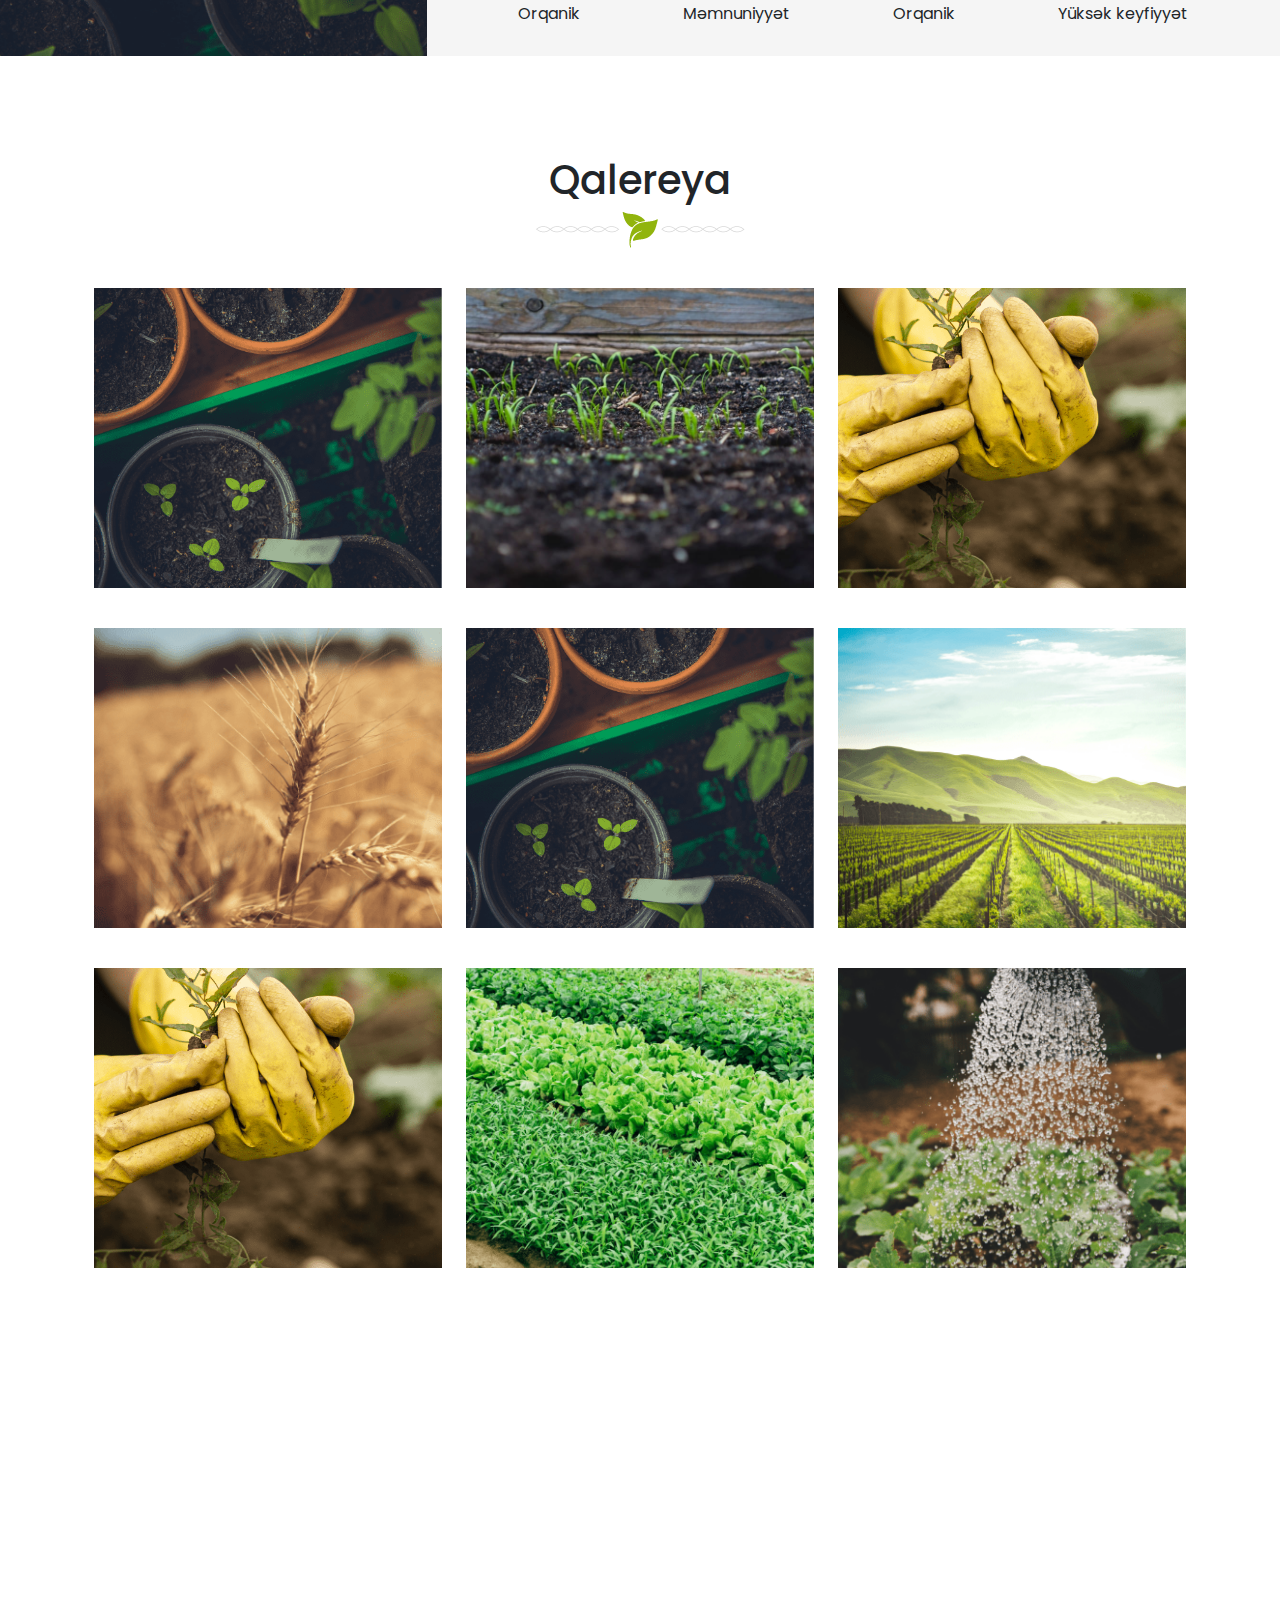
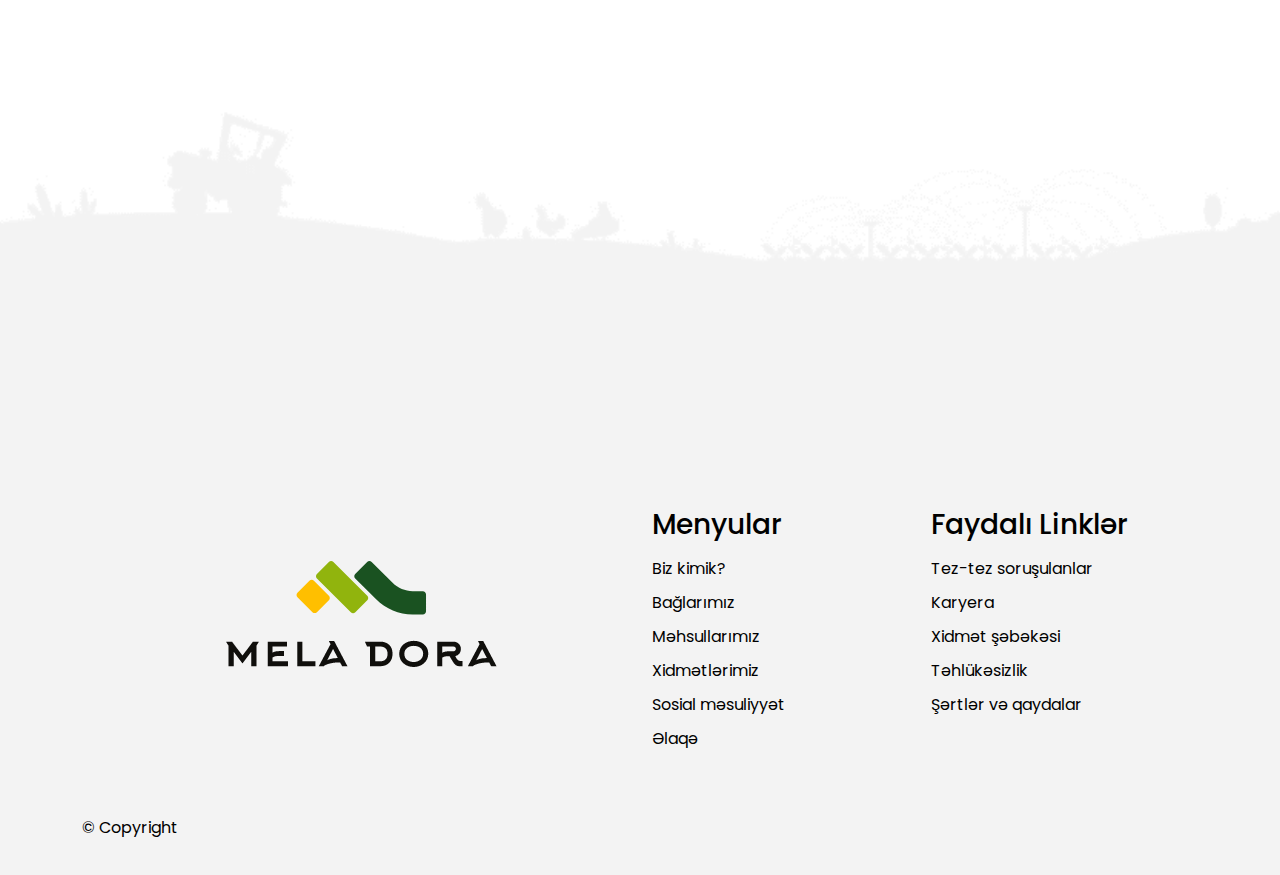
<file: about.html>
<!DOCTYPE html>
<html lang="en">

<head>
    <meta charset="UTF-8">
    <meta name="viewport" content="width=device-width, initial-scale=1.0">
    <title>Meladora App</title>
    <link rel="icon" href="./meladora-image/logo/leaf-icon.svg">
    <link rel="stylesheet" href="https://cdnjs.cloudflare.com/ajax/libs/font-awesome/6.4.0/css/all.min.css">
    <link href="https://cdn.jsdelivr.net/npm/bootstrap@5.3.0/dist/css/bootstrap.min.css" rel="stylesheet">
    <link rel="stylesheet" href="https://cdn.jsdelivr.net/npm/swiper@10/swiper-bundle.min.css" />
    <link rel="stylesheet" href="https://cdn.jsdelivr.net/npm/@fancyapps/ui@5.0/dist/fancybox/fancybox.css" />
    <link rel="stylesheet" href="./project.css">
</head>

<body>
    <header>
        <nav class="top-nav">
            <div class="container">
                <div class="inner" id="phone">
                    <a class="phone" href="">
                        <i class="fa-solid fa-phone"></i>
                        <span class="num">(055 555 55 55)</span>
                    </a>
                    <div class="sosial-icons">
                        <a href="">
                            <i class="fa-brands fa-facebook-f"></i>
                        </a>
                        <a href="">
                            <i class="fa-brands fa-linkedin-in"></i>
                        </a>
                        <a href="">
                            <i class="fa-brands fa-twitter"></i>
                        </a>
                        <a href="">
                            <i class="fa-brands fa-instagram"></i>
                        </a>
                        <a href="">
                            <i class="fa-brands fa-youtube"></i>
                        </a>
                    </div>
                </div>
            </div>
        </nav>
        <nav class="bottom-nav ">
            <div class="container">
                <div class="inner">
                    <a class="logo" href="index.html">
                        <img src="./meladora-image/logo/black-logo.png" class="black-logo" alt="">
                        <img src="./meladora-image/logo/white-logo.png" class="white-logo" alt="">
                    </a>




                    <div class="right">
                        <div class="nav-links">
                            <a class href="about.html">Biz kimik?</a>
                            <a class href="gardens.html">Bağlarımız</a>
                            <a class href="products.html">Məhsullarımız</a>
                            <a class href="services.html">Xidmətlərimiz</a>
                            <a class href="social-responsivlity.html">Sosial məsuliyyət</a>
                            <a class href="contact.html">Əlaqə</a>
                        </div>
                        <button class="menu-button">
                            <button class="menu-button" type="button" data-bs-toggle="offcanvas"
                                data-bs-target="#offcanvasRight" aria-controls="offcanvasRight">
                                <i class="fa-solid fa-bars"></i>
                            </button>
                            <div class="offcanvas offcanvas-end" tabindex="-1" id="offcanvasRight"
                                aria-labelledby="offcanvasRightLabel">
                                <div class="offcanvas-header">
                                    <a href="#" class="logo">
                                        <img src="./meladora-image/logo/black-logo.png" alt="logo">
                                    </a>

                                    <button type="button" class="mobile-close-button" data-bs-dismiss="offcanvas">
                                        <i class="fa-solid fa-xmark"></i>
                                    </button>
                                </div>
                        </button>


                        <div class="offcanvas-body">
                            <div class="offcanvas-links">
                                <a class href="about.html">Biz kimik?</a>
                                <a class href="gardens.html">Bağlarımız</a>
                                <a class href="products.html">Məhsullarımız</a>
                                <a class href="services.html">Xidmətlərimiz</a>
                                <a class href="social-responsivlity.html">Sosial məsuliyyət</a>
                                <a class href="contact.html">Əlaqə</a>

                            </div>
                        </div>
                    </div>

                </div>
            </div>

            <button class="search-button"> </button>
            <button class="search-button" type="button" data-bs-toggle="offcanvas" data-bs-target="#offcanvasTop"
                aria-controls="offcanvasTop"> <i class="fa-solid fa-magnifying-glass"></i></button>

            <div class="offcanvas offcanvas-top search-offcanvas" tabindex="-1" id="offcanvasTop"
                aria-labelledby="offcanvasTopLabel">
                <div class="offcanvas-header">

                </div>
                <div class="offcanvas-body">
                    <div class="container">
                        <div class="row">
                            <div class="col-10">
                                <form action="#" class="search-form">
                                    <input type="text" class="form-control" placeholder="Axtar">
                                    <button>
                                        <i class="fa-solid fa-magnifying-glass"></i></button>
                                    </button>
                                </form>
                            </div>
                            <div class="col-2">
                                <button type="button" class="close-button" data-bs-dismiss="offcanvas">
                                    <i class="fa-solid fa-xmark"></i>
                                </button>
                            </div>
                        </div>
                    </div>
                </div>
            </div>

        </nav>
    </header>

    <section class="banner">
        <div class="banner-img">
            <img src="./meladora-image/bg/banner-2.png" alt="">
        </div>
        <div class="design-img">
            <img src="./meladora-image/design/banner-design.png" alt="">
        </div>

    </section>



    <section class="about-home">

        <div class="row">
            <div class="col-12 col-lg-6 col-xl-8 about-col mb-0">


                <div class="content">
                    <img class="text-design" src="./meladora-image/design/txt-design-bg.png" alt="">
                    <div class="section-title">
                        <h1 class="title">
                            Biz kimik?
                        </h1>
                        <img src="./meladora-image/design/title-design-1.png" alt="text-design">
                    </div>
                    <div class="text">
                        <p>Əslində hər şey illər əvvəl İsmayıllı rayonunda ailəvi gəzintidə olduğumuz zaman baş
                            verdi.
                            İsmayıllı rayonunun füsunkar təbiətinin gözəlliyi bizim bir gün burda kənd təsərrüfatı
                            ilə
                            məşğul olmaq arzusu oyatdı. Daha sonra dostlarımızla bu məsələni müzakirə edərək
                            İsmayıllıda
                            təsərrüfat qurmağa qərar verdik. Böyük uğurlar vaxtında və yerində verilən qərarlarla
                            çox
                            bağlıdır. Elə bizdə ilk səfərdə qərar verdik və başladıq. İllər çox sürətli keçdir.
                            Bizdə
                            böyümədə zamanın sürətindən geri qalmadıq. Qısa zaman müddətində əldə etdiyimiz uğurlar
                            və
                            daha sürətlə böyüməyə davam etməyimiz işimizə olan sevginin göstəricisidir. Alma, armud
                            nektarin, gavalı, gilas və qoz yetişdirməklə qalmadıq, tingçilik və toxumçuluq məhsul
                            sıramızı genişləndirdik. Qısa zamanda ən son texnoloji yeniliklərlə damla suvarma
                            sistemlərinin qurulması BAĞLARIN layihələndirilməsi, salınması kimi çətin işlərin
                            öhdəsindən
                            uğurla gəldik. 2022-ci ildə əsas hədəfimiz brendimizin "made in AZERBAİJAN" adına layiq
                            ölkə
                            kənarında rəflərdə görünməsidir. Növbəti hədəfləri sizlərlə paylaşmaq arzusuyla
                        </p>
                    </div>

                    <img class="text-design-2" src="./meladora-image/design/title-design-2.png" alt="">

                    <div class="about-icons">
                        <div class="item">
                            <img src="./meladora-image/design/about-icon/txt-img3.1.png" alt="icon">
                            <span>Orqanik</span>
                        </div>
                        <div class="item">
                            <img src="./meladora-image/design/about-icon/txt-img3.2.png" alt="icon">
                            <span>Məmnuniyyət</span>
                        </div>
                        <div class="item">
                            <img src="./meladora-image/design/about-icon/txt-img3.3.png" alt="icon">
                            <span>Orqanik</span>
                        </div>
                        <div class="item">
                            <img src="./meladora-image/design/about-icon/txt-img3.4.png" alt="icon">
                            <span> Yüksək keyfiyyət</span>
                        </div>
                    </div>
                </div>
            </div>

            <div class="col-12 col-lg-6 col-xl-4 mb-0">
                <div class="about-bg">
                    <img src="./meladora-image/bg/about-bg.png" alt="">
                </div>
            </div>
        </div>
    </section>


    <section class="gallery">
        <div class="container">
            <div class="section-title">
                <h1 class="title">
                    Qalereya
                </h1>
                <img src="./meladora-image/design/title-design-1.png" alt="">
            </div>

            <div class="row">
                <div class="col-12 col-md-6 col-xl-4">
                    <div class="image">
                        <img src="./meladora-image/bg/about-bg.png" alt="">

                        <div class="hover">
                            <a data-fancybox="gallery" data-src="./meladora-image/bg/about-bg.png">
                                <i class="fa-solid fa-magnifying-glass"></i>
                            </a>
                        </div>
                    </div>
                </div>

                <div class="col-12 col-md-6 col-xl-4">
                    <div class="image">
                        <img src="./meladora-image/bg/banner-1.jpg" alt="">

                        <div class="hover">
                            <a data-fancybox="gallery" data-src="./meladora-image/bg/banner-1.jpg">
                                <i class="fa-solid fa-magnifying-glass"></i>
                            </a>
                        </div>
                    </div>
                </div>

                <div class="col-12 col-md-6 col-xl-4">
                    <div class="image">
                        <img src="./meladora-image/bg/banner-2.png" alt="">

                        <div class="hover">
                            <a data-fancybox="gallery" data-src="./meladora-image/bg/banner-2.png">
                                <i class="fa-solid fa-magnifying-glass"></i>
                            </a>
                        </div>
                    </div>

                </div>
                <div class="col-12 col-md-6 col-xl-4">
                    <div class="image">
                        <img src="./meladora-image/garden/g1-img.png" alt="">

                        <div class="hover">
                            <a data-fancybox="gallery" data-src="./meladora-image/bg/banner-1.jpg">
                                <i class="fa-solid fa-magnifying-glass"></i>
                            </a>
                        </div>
                    </div>
                </div>

                <div class="col-12 col-md-6 col-xl-4">
                    <div class="image">
                        <img src="./meladora-image/bg/about-bg.png" alt="">

                        <div class="hover">
                            <a data-fancybox="gallery" data-src="./meladora-image/bg/about-bg.png">
                                <i class="fa-solid fa-magnifying-glass"></i>
                            </a>
                        </div>
                    </div>
                </div>

                <div class="col-12 col-md-6 col-xl-4">
                    <div class="image">
                        <img src="./meladora-image/garden/g3-img.png" alt="">

                        <div class="hover">
                            <a data-fancybox="gallery" data-src="./meladora-image/garden/g3-img.png">
                                <i class="fa-solid fa-magnifying-glass"></i>
                            </a>
                        </div>
                    </div>
                </div>

                <div class="col-12 col-md-6 col-xl-4">
                    <div class="image">
                        <img src="./meladora-image/bg/banner-2.png" alt="">

                        <div class="hover">
                            <a data-fancybox="gallery" data-src="./meladora-image/bg/banner-2.png">
                                <i class="fa-solid fa-magnifying-glass"></i>
                            </a>
                        </div>
                    </div>

                </div>

                <div class="col-12 col-md-6 col-xl-4">
                    <div class="image">
                        <img src="./meladora-image/garden/g5-img.png" alt="">

                        <div class="hover">
                            <a data-fancybox="gallery" data-src="./meladora-image/garden/g5-img.png">
                                <i class="fa-solid fa-magnifying-glass"></i>
                            </a>
                        </div>
                    </div>
                </div>

                <div class="col-12 col-md-6 col-xl-4">
                    <div class="image">
                        <img src="./meladora-image/garden/g6-img.png" alt="">

                        <div class="hover">
                            <a data-fancybox="gallery" data-src="./meladora-image/garden/g6-img.png">
                                <i class="fa-solid fa-magnifying-glass"></i>
                            </a>
                        </div>
                    </div>
                </div>
            </div>
        </div>
    </section>
    









    <footer>
        <div class="container">
            <div class="footer-top">
                <div class="row">
                    <div class="col-12 col-xl-6 logo-col">
                        <a class="footer-logo" href="index.html">
                            <img src="./meladora-image/logo/footer-logo-2.png" alt="">
                        </a>
                    </div>
                    <div class="col-12 col-lg-6 col-xl-3">
                        <div class="footer-links">
                            <h3 class="title">
                                Menyular
                            </h3>
                            <a class href="about.html">Biz kimik?</a>
                            <a class href="gardens.html">Bağlarımız</a>
                            <a class href="products.html">Məhsullarımız</a>
                            <a class href="services.html">Xidmətlərimiz</a>
                            <a class href="social-responsivlity.html">Sosial məsuliyyət</a>
                            <a class href="contact.html">Əlaqə</a>
                        </div>
                    </div>
                    <div class="col-12 col-lg-6 col-xl-3">
                        <div class="footer-links">
                            <h3 class="title">
                                Faydalı Linklər
                            </h3>
                            <a class href="/">
                                Tez-tez soruşulanlar
                            </a>
                            <a class href="/">
                                Karyera
                            </a>
                            <a class href="/">
                                Xidmət şəbəkəsi
                            </a>
                            <a class href="/">
                                Təhlükəsizlik
                            </a>
                            <a class href="/">
                                Şərtlər və qaydalar
                            </a>

                        </div>
                    </div>
                </div>
            </div>

            <div class="footer-bottom">
                <span>© Copyright</span>
            </div>
        </div>

    </footer>









    <script src="https://cdn.jsdelivr.net/npm/bootstrap@5.3.0/dist/js/bootstrap.bundle.min.js"></script>
    <script src="https://cdn.jsdelivr.net/npm/swiper@10/swiper-bundle.min.js"></script>
    <script src="https://cdn.jsdelivr.net/npm/@fancyapps/ui@5.0/dist/fancybox/fancybox.umd.js"></script>
    <script src="./project.js"></script>
</body>

</html>
</file>
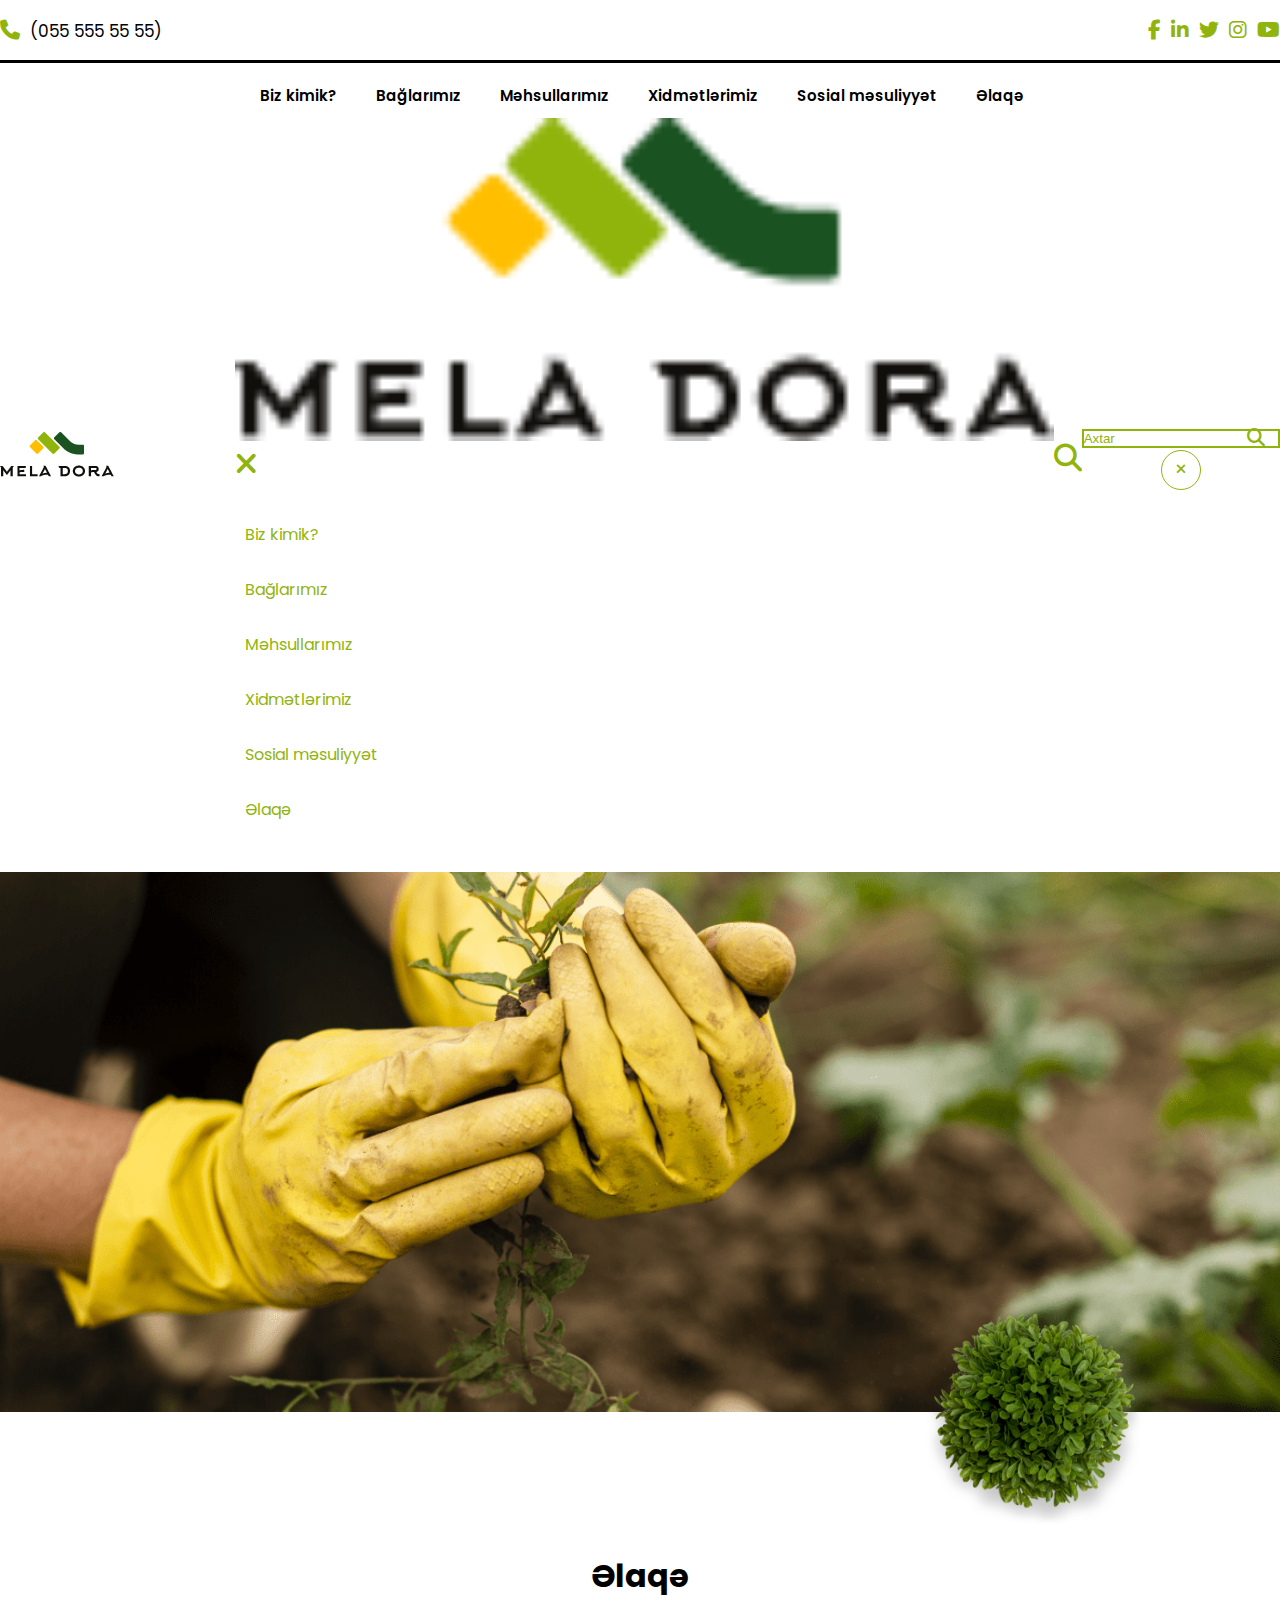
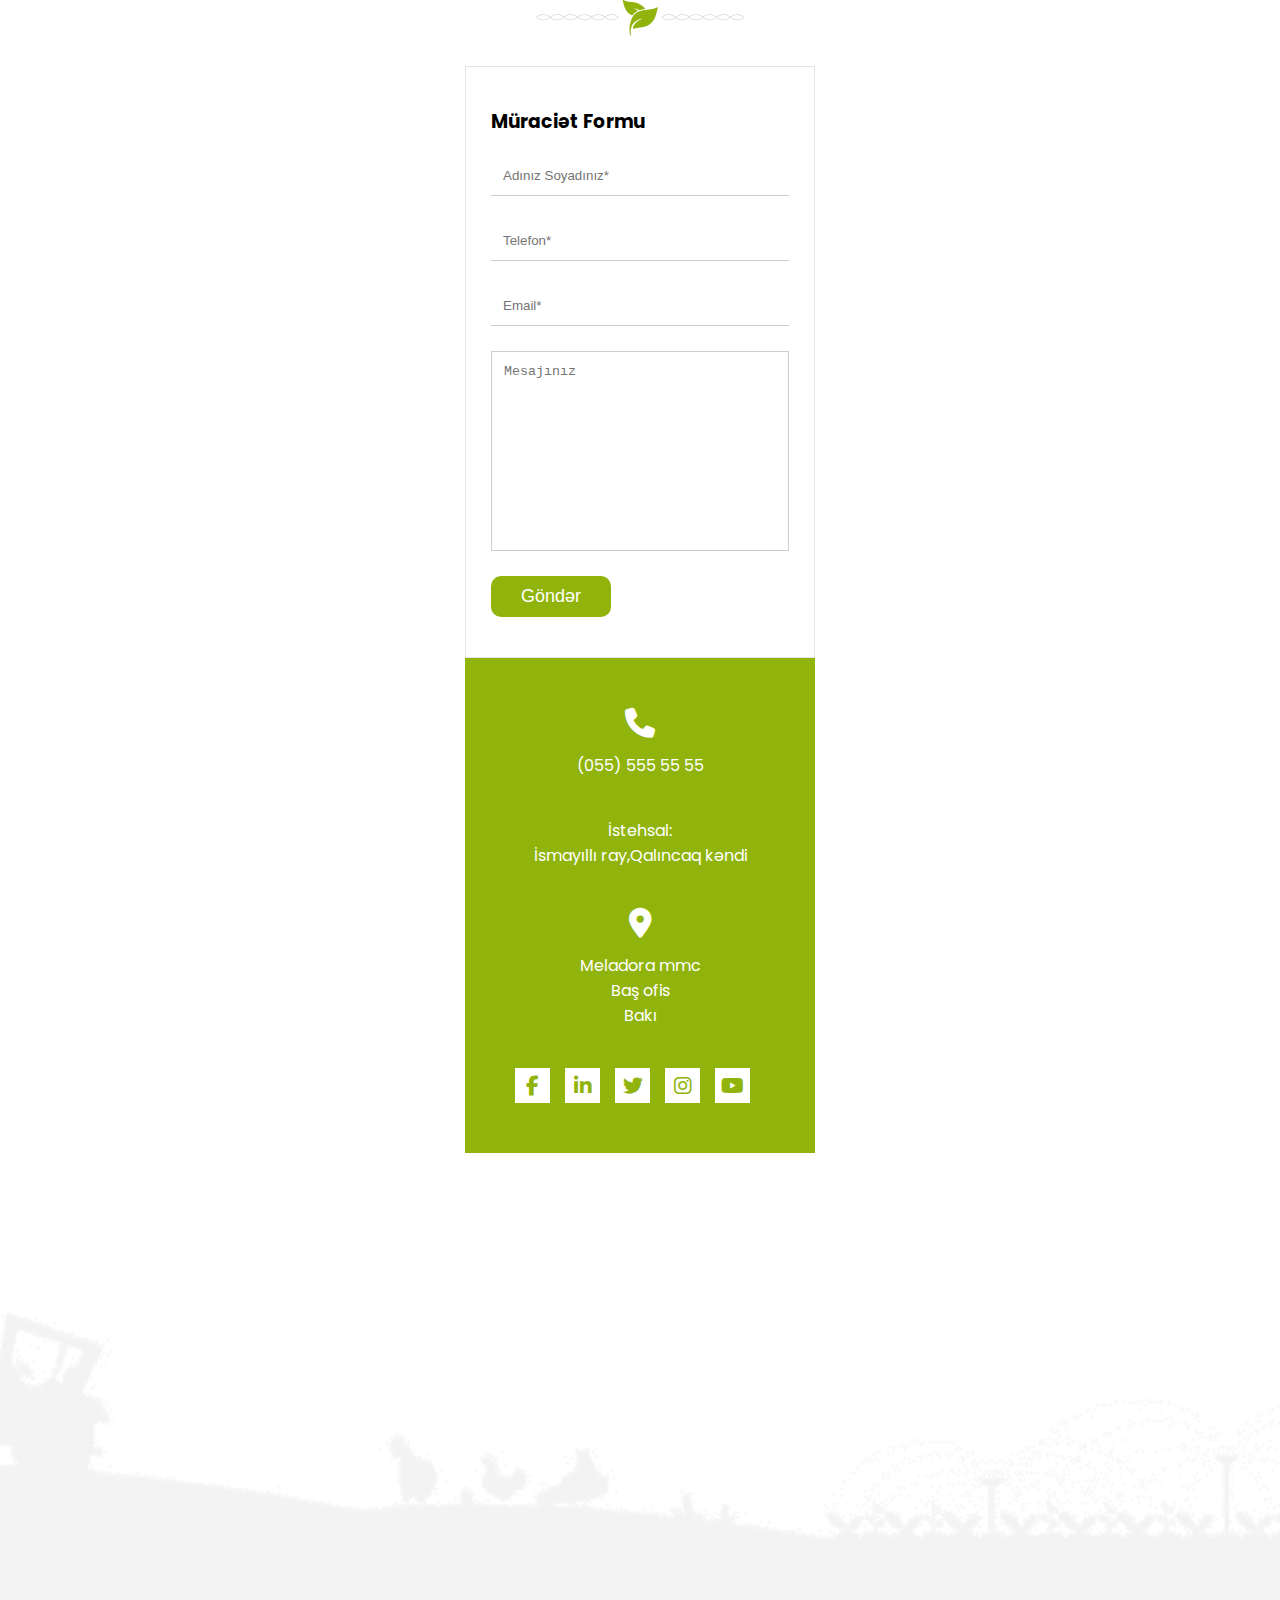
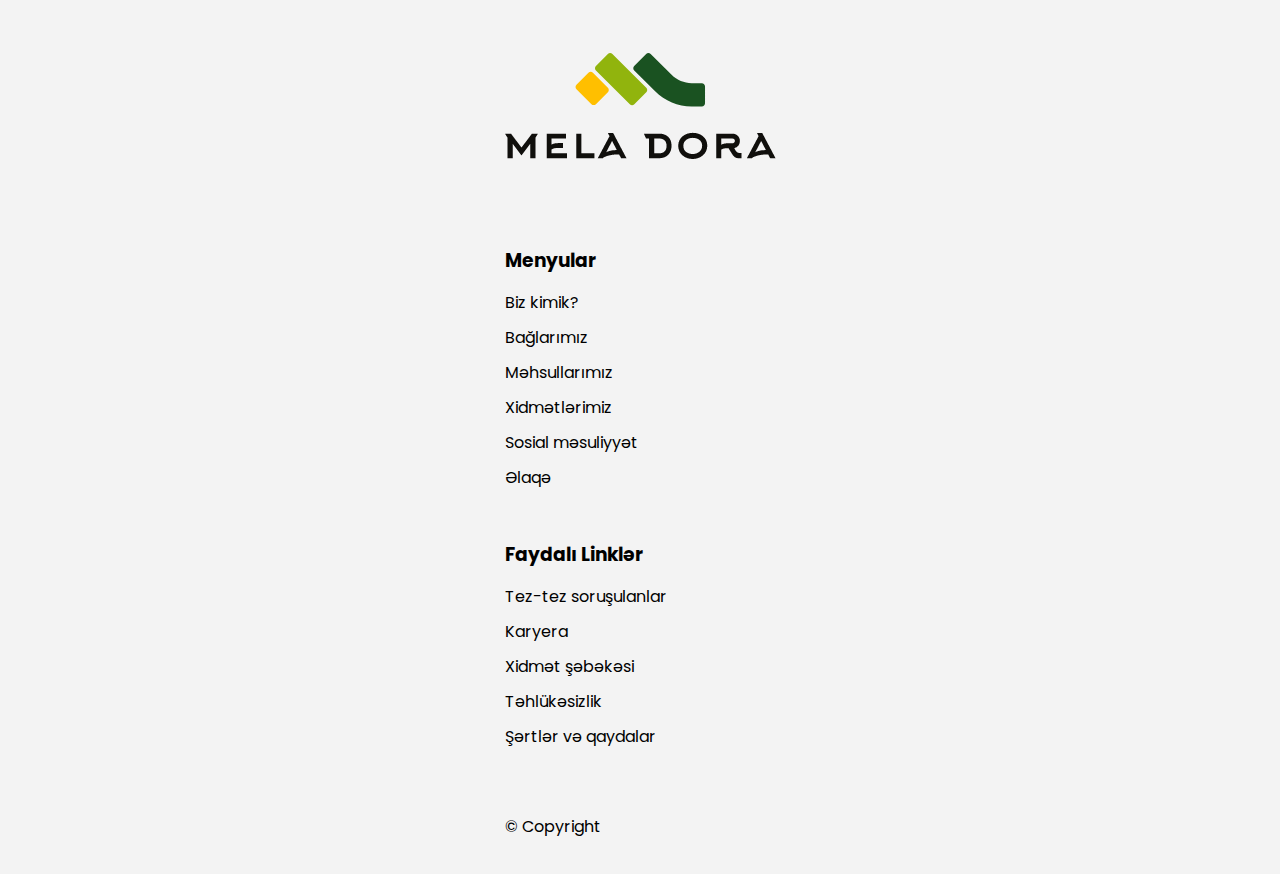
<file: contact.html>
<!DOCTYPE html>
<html lang="en">

<head>
    <meta charset="UTF-8">
    <meta name="viewport" content="width=device-width, initial-scale=1.0">
    <title>Meladora App</title>
    <link rel="icon" href="/index/meladora-image/logo/leaf-icon.svg">
    <link rel="stylesheet" href="https://cdnjs.cloudflare.com/ajax/libs/font-awesome/6.4.0/css/all.min.css">
    <link href="https://cdn.jsdelivr.net/npm/bootstrap@5.3.0/dist/css/bootstrap.min.css" rel="stylesheet"
        integrity="sha384-9ndCyUaIbzAi2FUVXJi0CjmCapSmO7SnpJef0486qhLnuZ2cdeRhO02iuK6FUUVM" crossorigin="anonymous">
    <link rel="stylesheet" href="https://cdn.jsdelivr.net/npm/swiper@10/swiper-bundle.min.css" />
    <link rel="stylesheet" href="https://cdn.jsdelivr.net/npm/@fancyapps/ui@5.0/dist/fancybox/fancybox.css" />
    <link rel="stylesheet" href="./project.css">
</head>

<body>
    <header>
        <nav class="top-nav">
            <div class="container">
                <div class="inner" id="phone">
                    <a class="phone" href="">
                        <i class="fa-solid fa-phone"></i>
                        <span class="num">(055 555 55 55)</span>
                    </a>
                    <div class="sosial-icons">
                        <a href="">
                            <i class="fa-brands fa-facebook-f"></i>
                        </a>
                        <a href="">
                            <i class="fa-brands fa-linkedin-in"></i>
                        </a>
                        <a href="">
                            <i class="fa-brands fa-twitter"></i>
                        </a>
                        <a href="">
                            <i class="fa-brands fa-instagram"></i>
                        </a>
                        <a href="">
                            <i class="fa-brands fa-youtube"></i>
                        </a>
                    </div>
                </div>
            </div>
        </nav>
        <nav class="bottom-nav ">
            <div class="container">
                <div class="inner">
                    <a class="logo" href="index.html">
                        <img src="./meladora-image/logo/black-logo.png" class="black-logo" alt="">
                        <img src="./meladora-image/logo/white-logo.png" class="white-logo" alt="">
                    </a>




                    <div class="right">
                        <div class="nav-links">
                            <a class href="about.html">Biz kimik?</a>
                            <a class href="gardens.html">Bağlarımız</a>
                            <a class href="products.html">Məhsullarımız</a>
                            <a class href="services.html">Xidmətlərimiz</a>
                            <a class href="social-responsivlity.html">Sosial məsuliyyət</a>
                            <a class href="contact.html">Əlaqə</a>
                        </div>
                        <button class="menu-button">
                            <button class="menu-button" type="button" data-bs-toggle="offcanvas"
                                data-bs-target="#offcanvasRight" aria-controls="offcanvasRight">
                                <i class="fa-solid fa-bars"></i>
                            </button>
                            <div class="offcanvas offcanvas-end" tabindex="-1" id="offcanvasRight"
                                aria-labelledby="offcanvasRightLabel">
                                <div class="offcanvas-header">
                                    <a href="#" class="logo">
                                        <img src="./meladora-image/logo/black-logo.png" alt="logo">
                                    </a>

                                    <button type="button" class="mobile-close-button" data-bs-dismiss="offcanvas">
                                        <i class="fa-solid fa-xmark"></i>
                                    </button>
                                </div>
                        </button>


                        <div class="offcanvas-body">
                            <div class="offcanvas-links">
                                <a class href="about.html">Biz kimik?</a>
                                <a class href="gardens.html">Bağlarımız</a>
                                <a class href="products.html">Məhsullarımız</a>
                                <a class href="services.html">Xidmətlərimiz</a>
                                <a class href="social-responsivlity.html">Sosial məsuliyyət</a>
                                <a aria-current="page" class="active" href="contact.html">Əlaqə</a>

                            </div>
                        </div>
                    </div>

                </div>
            </div>

            <button class="search-button"> </button>
            <button class="search-button" type="button" data-bs-toggle="offcanvas" data-bs-target="#offcanvasTop"
                aria-controls="offcanvasTop"> <i class="fa-solid fa-magnifying-glass"></i></button>

            <div class="offcanvas offcanvas-top search-offcanvas" tabindex="-1" id="offcanvasTop"
                aria-labelledby="offcanvasTopLabel">
                <div class="offcanvas-header">

                </div>
                <div class="offcanvas-body">
                    <div class="container">
                        <div class="row">
                            <div class="col-10">
                                <form action="#" class="search-form">
                                    <input type="text" class="form-control" placeholder="Axtar">
                                    <button>
                                        <i class="fa-solid fa-magnifying-glass"></i></button>
                                    </button>
                                </form>
                            </div>
                            <div class="col-2">
                                <button type="button" class="close-button" data-bs-dismiss="offcanvas">
                                    <i class="fa-solid fa-xmark"></i>
                                </button>
                            </div>
                        </div>
                    </div>
                </div>
            </div>

        </nav>
    </header>

    <section class="banner">
        <div class="banner-img">
            <img src="./meladora-image/bg/banner-2.png" alt="">
        </div>
        <div class="design-img">
            <img src="./meladora-image/design/banner-design.png" alt="">
        </div>

    </section>



    <section class="contact">
        <div class="container">
            <div class="section-title">
                <h1 class="title">Əlaqə</h1>
                <img src="./meladora-image/design/title-design-1.png" alt="">
            </div>

            <div class="row">
                <div class="col-12 col-xl-6">
                    <form action="/" class="contact-form">
                        <h3 class="title">
                            Müraciət Formu
                        </h3>
                        <input type="text" placeholder="Adınız Soyadınız*">
                        <input type="number" placeholder="Telefon*">
                        <input type="email" placeholder="Email*">
                        <textarea placeholder="Mesajınız"></textarea>
                        <button type="submit">Göndər</button>
                    </form>
                </div>

                <div class="col-12 col-xl-6">
                    <div class="contact-info">
                        <div class="item">
                            <i class="fa-solid fa-phone"></i>
                            <span>(055) 555 55 55</span>
                        </div>
                        <div class="item">
                            <span>
                                İstehsal: <br>
                                İsmayıllı ray,Qalıncaq kəndi
                            </span>
                        </div>

                        <div class="item">
                            <i class="fa-solid fa-location-dot"> </i>
                            <span>
                                Meladora mmc <br>
                                Baş ofis <br>
                                Bakı
                            </span>
                        </div>

                        <div class="social-icons">
                            <a href="contact.html">
                                <i class="fa-brands fa-facebook-f"></i>
                            </a>
                            <a href="contact.html">
                                <i class="fa-brands fa-linkedin-in"></i>
                            </a>
                            <a href="contact.html">
                                <i class="fa-brands fa-twitter"></i>
                            </a>
                            <a href="contact.html">
                                <i class="fa-brands fa-instagram"></i>
                            </a>
                            <a href="contact.html">
                                <i class="fa-brands fa-youtube"></i>
                            </a>
                        </div>
                    </div>
                </div>
            </div>
        </div>
    </section>










    <footer>
        <div class="container">
            <div class="footer-top">
                <div class="row">
                    <div class="col-12 col-xl-6 logo-col">
                        <a class="footer-logo" href="index.html">
                            <img src="./meladora-image/logo/footer-logo-2.png" alt="">
                        </a>
                    </div>
                    <div class="col-12 col-lg-6 col-xl-3">
                        <div class="footer-links">
                            <h3 class="title">
                                Menyular
                            </h3>
                            <a class href="about.html">Biz kimik?</a>
                            <a class href="gardens.html">Bağlarımız</a>
                            <a class href="products.html">Məhsullarımız</a>
                            <a class href="services.html">Xidmətlərimiz</a>
                            <a class href="social-responsivlity.html">Sosial məsuliyyət</a>
                            <a class href="contact.html">Əlaqə</a>
                        </div>
                    </div>
                    <div class="col-12 col-lg-6 col-xl-3">
                        <div class="footer-links">
                            <h3 class="title">
                                Faydalı Linklər
                            </h3>
                            <a class href="/">
                                Tez-tez soruşulanlar
                            </a>
                            <a class href="/">
                                Karyera
                            </a>
                            <a class href="/">
                                Xidmət şəbəkəsi
                            </a>
                            <a class href="/">
                                Təhlükəsizlik
                            </a>
                            <a class href="/">
                                Şərtlər və qaydalar
                            </a>

                        </div>
                    </div>
                </div>
            </div>

            <div class="footer-bottom">
                <span>© Copyright</span>
            </div>
        </div>

    </footer>









    <script src="https://cdn.jsdelivr.net/npm/bootstrap@5.3.0/dist/js/bootstrap.bundle.min.js"></script>
    <script src="https://cdn.jsdelivr.net/npm/swiper@10/swiper-bundle.min.js"></script>
    <script src="https://cdn.jsdelivr.net/npm/@fancyapps/ui@5.0/dist/fancybox/fancybox.umd.js"></script>
    <script>
        Fancybox.bind('[data-fancybox="gallery"]', {

        }); 
    </script>
    <script src="./project.js"></script>
</body>

</html>
</file>
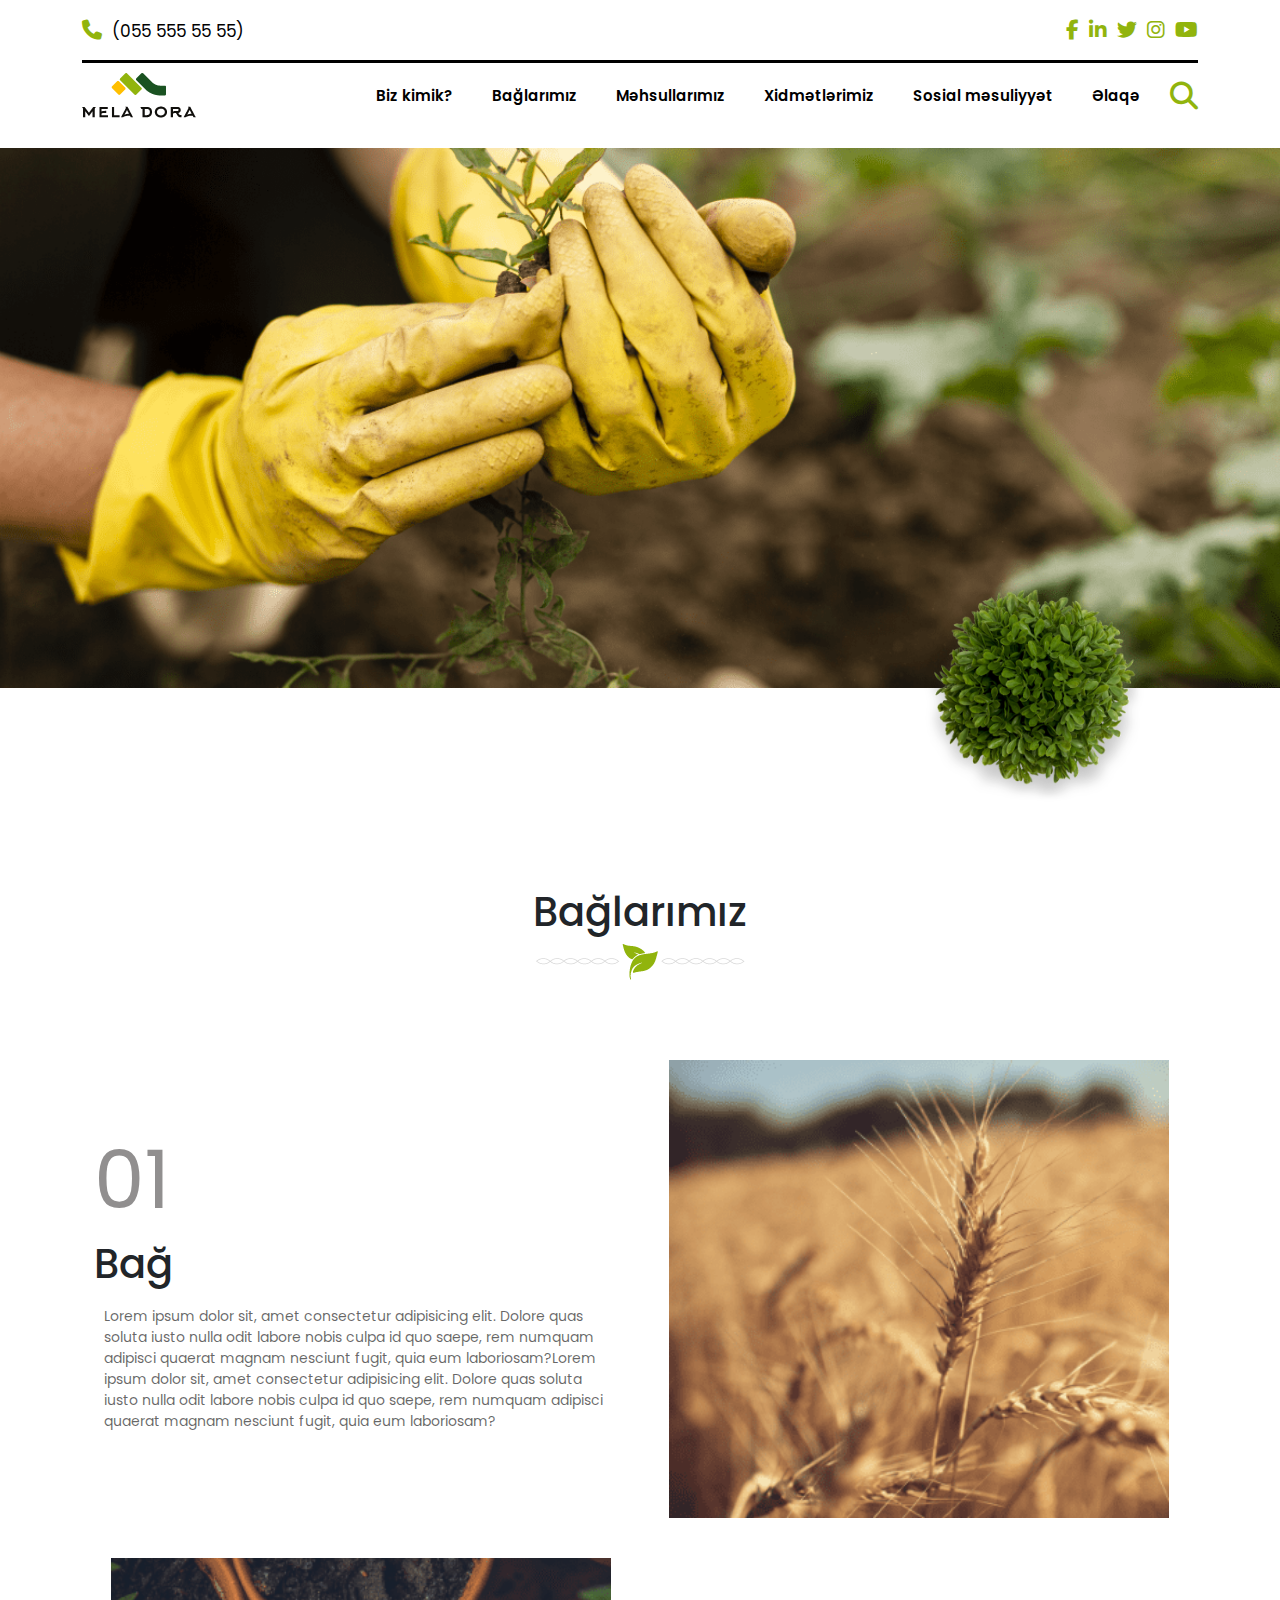
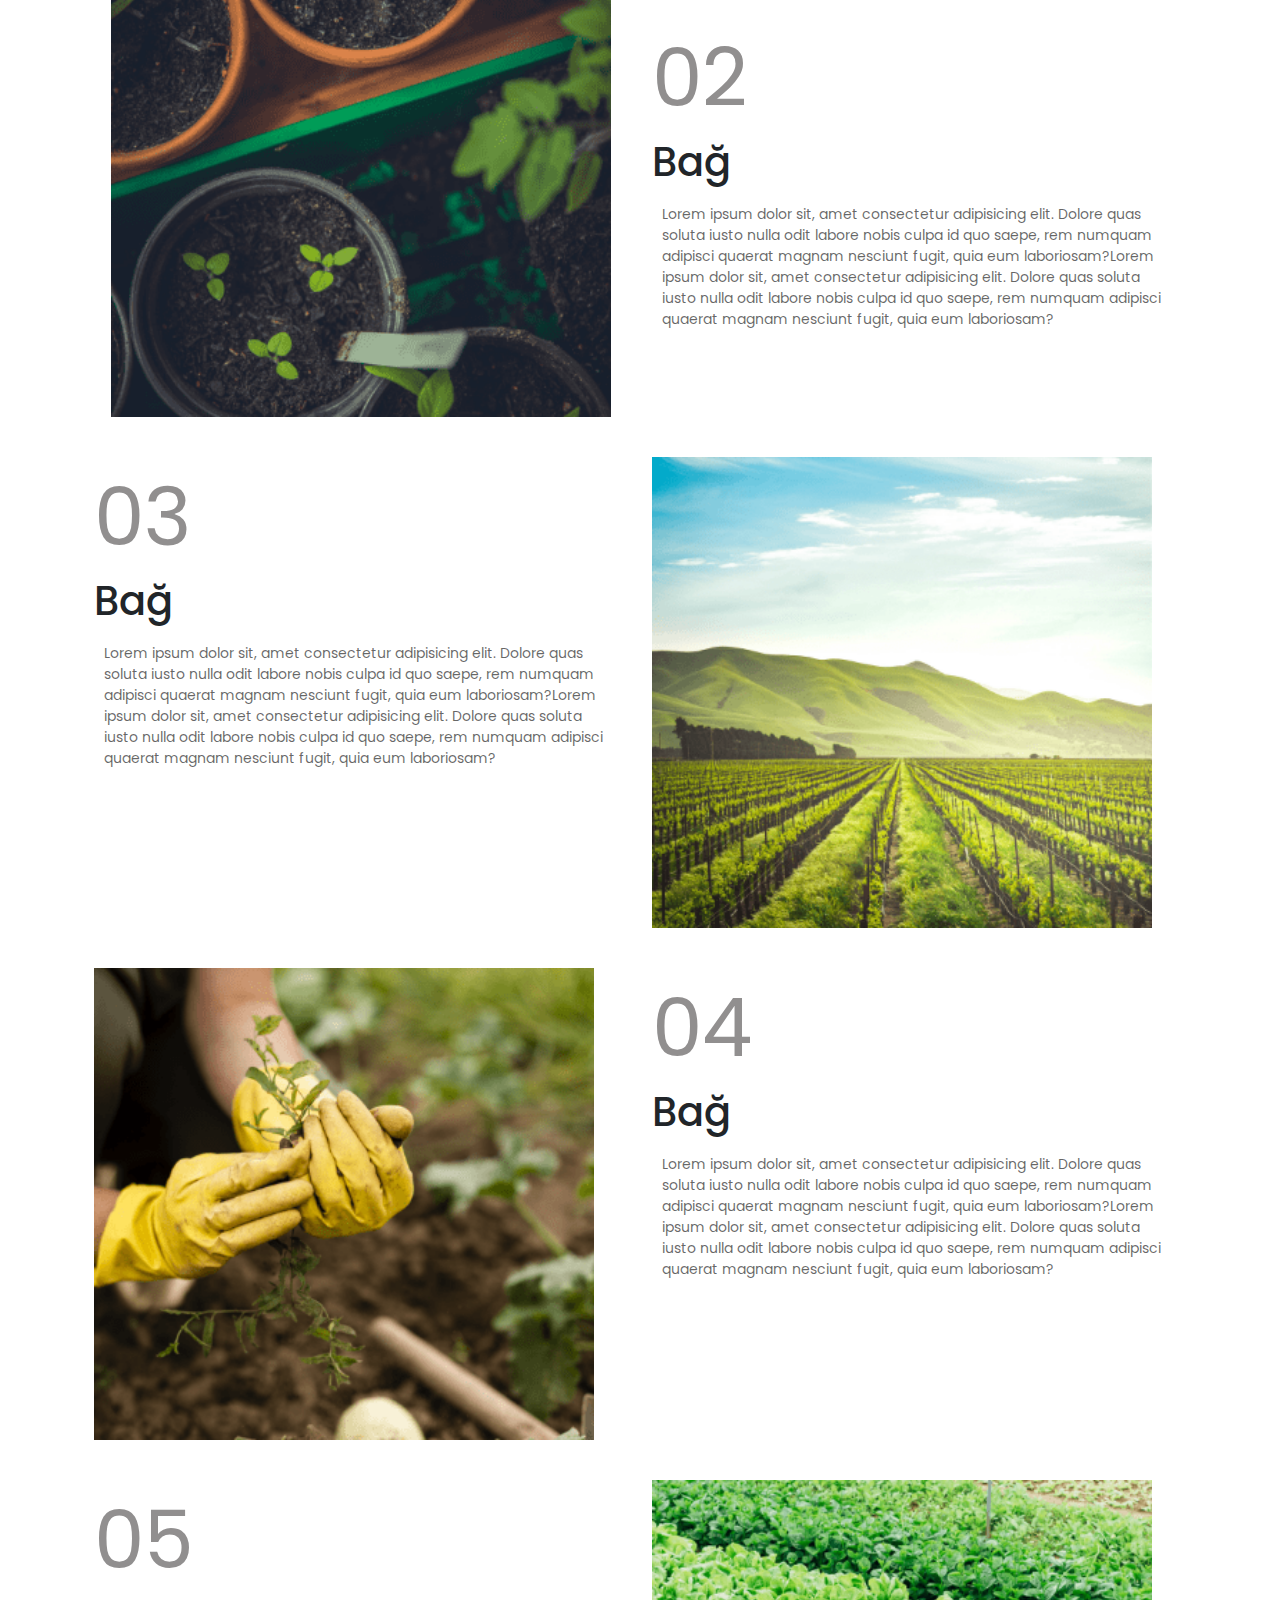
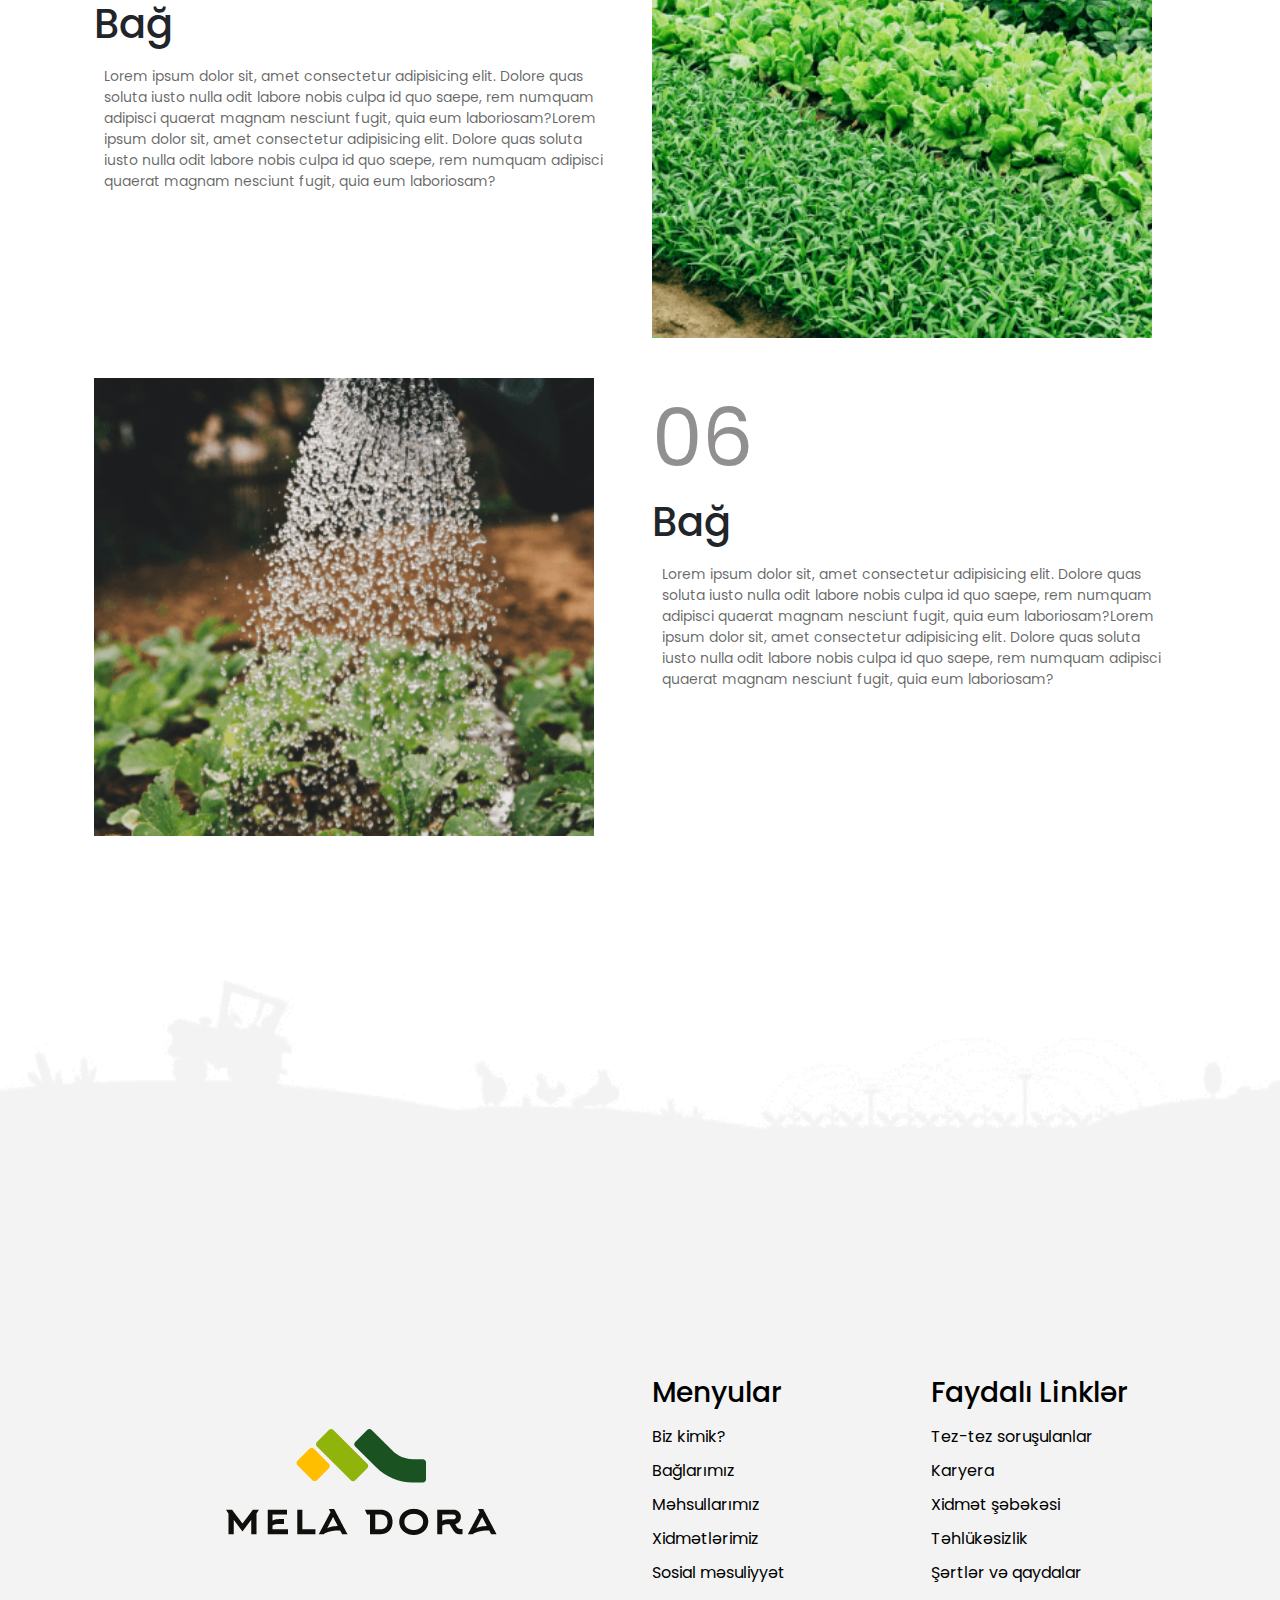
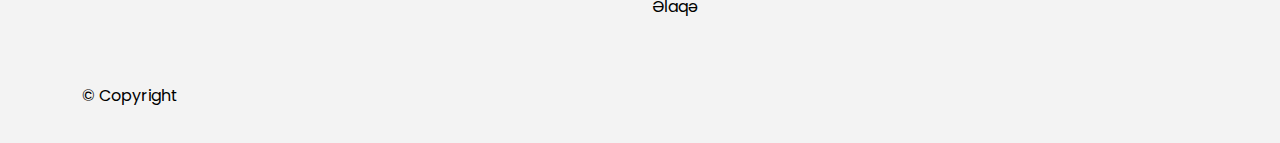
<file: gardens.html>
<!DOCTYPE html>
<html lang="en">

<head>
    <meta charset="UTF-8">
    <meta name="viewport" content="width=device-width, initial-scale=1.0">
    <title>Meladora App</title>
    <link rel="icon" href="./meladora-image/logo/leaf-icon.svg">
    <link rel="stylesheet" href="https://cdnjs.cloudflare.com/ajax/libs/font-awesome/6.4.0/css/all.min.css">
    <link href="https://cdn.jsdelivr.net/npm/bootstrap@5.3.0/dist/css/bootstrap.min.css" rel="stylesheet">
    <link rel="stylesheet" href="https://cdn.jsdelivr.net/npm/swiper@10/swiper-bundle.min.css" />
    <link rel="stylesheet" href="https://cdn.jsdelivr.net/npm/@fancyapps/ui@5.0/dist/fancybox/fancybox.css" />
    <link rel="stylesheet" href="./project.css">
</head>

<body>
    <header>
        <nav class="top-nav">
            <div class="container">
                <div class="inner" id="phone">
                    <a class="phone" href="">
                        <i class="fa-solid fa-phone"></i>
                        <span class="num">(055 555 55 55)</span>
                    </a>
                    <div class="sosial-icons">
                        <a href="">
                            <i class="fa-brands fa-facebook-f"></i>
                        </a>
                        <a href="">
                            <i class="fa-brands fa-linkedin-in"></i>
                        </a>
                        <a href="">
                            <i class="fa-brands fa-twitter"></i>
                        </a>
                        <a href="">
                            <i class="fa-brands fa-instagram"></i>
                        </a>
                        <a href="">
                            <i class="fa-brands fa-youtube"></i>
                        </a>
                    </div>
                </div>
            </div>
        </nav>
        <nav class="bottom-nav ">
            <div class="container">
                <div class="inner">
                    <a class="logo" href="index.html">
                        <img src="./meladora-image/logo/black-logo.png" class="black-logo" alt="">
                        <img src="./meladora-image/logo/white-logo.png" class="white-logo" alt="">
                    </a>




                    <div class="right">
                        <div class="nav-links">
                            <a aria-current="page" class="active" href="about.html">Biz kimik?</a>
                            <a class href="gardens.html">Bağlarımız</a>
                            <a class href="products.html">Məhsullarımız</a>
                            <a class href="services.html">Xidmətlərimiz</a>
                            <a class href="social-responsivlity.html">Sosial məsuliyyət</a>
                            <a class href="contact.html">Əlaqə</a>
                        </div>
                        <button class="menu-button">
                            <button class="menu-button" type="button" data-bs-toggle="offcanvas"
                                data-bs-target="#offcanvasRight" aria-controls="offcanvasRight">
                                <i class="fa-solid fa-bars"></i>
                            </button>
                            <div class="offcanvas offcanvas-end" tabindex="-1" id="offcanvasRight"
                                aria-labelledby="offcanvasRightLabel">
                                <div class="offcanvas-header">
                                    <a href="#" class="logo">
                                        <img src="./meladora-image/logo/black-logo.png" alt="logo">
                                    </a>

                                    <button type="button" class="mobile-close-button" data-bs-dismiss="offcanvas">
                                        <i class="fa-solid fa-xmark"></i>
                                    </button>
                                </div>
                        </button>


                        <div class="offcanvas-body">
                            <div class="offcanvas-links">
                                <a class href="about.html">Biz kimik?</a>
                                <a class href="gardens.html">Bağlarımız</a>
                                <a class href="products.html">Məhsullarımız</a>
                                <a class href="services.html">Xidmətlərimiz</a>
                                <a class href="social-responsivlity.html">Sosial məsuliyyət</a>
                                <a class href="contact.html">Əlaqə</a>

                            </div>
                        </div>
                    </div>

                </div>
            </div>

            <button class="search-button"> </button>
            <button class="search-button" type="button" data-bs-toggle="offcanvas" data-bs-target="#offcanvasTop"
                aria-controls="offcanvasTop"> <i class="fa-solid fa-magnifying-glass"></i></button>

            <div class="offcanvas offcanvas-top search-offcanvas" tabindex="-1" id="offcanvasTop"
                aria-labelledby="offcanvasTopLabel">
                <div class="offcanvas-header">

                </div>
                <div class="offcanvas-body">
                    <div class="container">
                        <div class="row">
                            <div class="col-10">
                                <form action="#" class="search-form">
                                    <input type="text" class="form-control" placeholder="Axtar">
                                    <button>
                                        <i class="fa-solid fa-magnifying-glass"></i></button>
                                    </button>
                                </form>
                            </div>
                            <div class="col-2">
                                <button type="button" class="close-button" data-bs-dismiss="offcanvas">
                                    <i class="fa-solid fa-xmark"></i>
                                </button>
                            </div>
                        </div>
                    </div>
                </div>
            </div>

        </nav>
    </header>

    <section class="banner">
        <div class="banner-img">
            <img src="./meladora-image/bg/banner-2.png" alt="">
        </div>
        <div class="design-img">
            <img src="./meladora-image/design/banner-design.png" alt="">
        </div>

    </section>


    <section class="garden">
        <div class="container">
            <div class="section-title">
                <h1 class="title">Bağlarımız</h1>
                <img src="./meladora-image/design/title-design-1.png" alt="">
            </div>
            <div class="garden-container">
                <div class="row">
                    <div class="col-12 col-lg-6">
                        <div class="content">
                            <div class="number">
                                <span>01</span>
                            </div>
                            <h1>Bağ</h1>
                            <div class="text">
                                <p>Lorem ipsum dolor sit, amet consectetur adipisicing elit. Dolore quas soluta iusto
                                    nulla odit labore nobis culpa id quo saepe, rem numquam adipisci quaerat magnam
                                    nesciunt fugit, quia eum laboriosam?Lorem ipsum dolor sit, amet consectetur
                                    adipisicing elit. Dolore quas soluta iusto nulla odit labore nobis culpa id quo
                                    saepe, rem numquam adipisci quaerat magnam nesciunt fugit, quia eum laboriosam?</p>
                            </div>
                        </div>
                    </div>
                    <div class="col-12 col-lg-6">
                        <div class="garden-img">
                            <img src="./meladora-image/garden/g1-img.png" alt="">
                        </div>
                    </div>
                </div>

                <div class="row">

                    <div class="col-12 col-lg-6">
                        <div class="content">
                            <div class="number">
                                <span>02</span>
                            </div>
                            <h1>Bağ</h1>
                            <div class="text">
                                <p>Lorem ipsum dolor sit, amet consectetur adipisicing elit. Dolore quas soluta iusto
                                    nulla odit labore nobis culpa id quo saepe, rem numquam adipisci quaerat magnam
                                    nesciunt fugit, quia eum laboriosam?Lorem ipsum dolor sit, amet consectetur
                                    adipisicing elit. Dolore quas soluta iusto nulla odit labore nobis culpa id quo
                                    saepe, rem numquam adipisci quaerat magnam nesciunt fugit, quia eum laboriosam?</p>
                            </div>
                        </div>
                    </div>
                    <div class="col-12 col-lg-6">
                        <div class="garden-img">
                            <img src="./meladora-image/garden/g2-img.png" alt="">
                        </div>
                    </div>
                </div>
            </div>

            <div class="row">
                <div class="col-12 col-lg-6">
                    <div class="content">
                        <div class="number">
                            <span>03</span>
                        </div>
                        <h1>Bağ</h1>
                        <div class="text">
                            <p>Lorem ipsum dolor sit, amet consectetur adipisicing elit. Dolore quas soluta iusto
                                nulla odit labore nobis culpa id quo saepe, rem numquam adipisci quaerat magnam
                                nesciunt fugit, quia eum laboriosam?Lorem ipsum dolor sit, amet consectetur
                                adipisicing elit. Dolore quas soluta iusto nulla odit labore nobis culpa id quo
                                saepe, rem numquam adipisci quaerat magnam nesciunt fugit, quia eum laboriosam?</p>
                        </div>
                    </div>
                </div>

                <div class="col-12 col-lg-6">
                    <div class="garden-img">
                        <img src="./meladora-image/garden/g3-img.png" alt="">
                    </div>
                </div>

            </div>

            <div class="row">

                <div class="col-12 col-lg-6">
                    <div class="content">
                        <div class="number">
                            <span>04</span>
                        </div>
                        <h1>Bağ</h1>
                        <div class="text">
                            <p>Lorem ipsum dolor sit, amet consectetur adipisicing elit. Dolore quas soluta iusto
                                nulla odit labore nobis culpa id quo saepe, rem numquam adipisci quaerat magnam
                                nesciunt fugit, quia eum laboriosam?Lorem ipsum dolor sit, amet consectetur
                                adipisicing elit. Dolore quas soluta iusto nulla odit labore nobis culpa id quo
                                saepe, rem numquam adipisci quaerat magnam nesciunt fugit, quia eum laboriosam?</p>
                        </div>
                    </div>
                </div>
                <div class="col-12 col-lg-6">
                    <div class="garden-img">
                        <img src="./meladora-image/garden/g4-img.png" alt="">
                    </div>
                </div>
            </div>

            <div class="row">

                <div class="col-12 col-lg-6">
                    <div class="content">
                        <div class="number">
                            <span>05</span>
                        </div>
                        <h1>Bağ</h1>
                        <div class="text">
                            <p>Lorem ipsum dolor sit, amet consectetur adipisicing elit. Dolore quas soluta iusto
                                nulla odit labore nobis culpa id quo saepe, rem numquam adipisci quaerat magnam
                                nesciunt fugit, quia eum laboriosam?Lorem ipsum dolor sit, amet consectetur
                                adipisicing elit. Dolore quas soluta iusto nulla odit labore nobis culpa id quo
                                saepe, rem numquam adipisci quaerat magnam nesciunt fugit, quia eum laboriosam?</p>
                        </div>
                    </div>
                </div>

                <div class="col-12 col-lg-6">
                    <div class="garden-img">
                        <img src="./meladora-image/garden/g5-img.png" alt="">
                    </div>
                </div>

            </div>

            <div class="row">


                <div class="col-12 col-lg-6">
                    <div class="content">
                        <div class="number">
                            <span>06</span>
                        </div>
                        <h1>Bağ</h1>
                        <div class="text">
                            <p>Lorem ipsum dolor sit, amet consectetur adipisicing elit. Dolore quas soluta iusto
                                nulla odit labore nobis culpa id quo saepe, rem numquam adipisci quaerat magnam
                                nesciunt fugit, quia eum laboriosam?Lorem ipsum dolor sit, amet consectetur
                                adipisicing elit. Dolore quas soluta iusto nulla odit labore nobis culpa id quo
                                saepe, rem numquam adipisci quaerat magnam nesciunt fugit, quia eum laboriosam?</p>
                        </div>
                    </div>
                </div>
                <div class="col-12 col-lg-6">
                    <div class="garden-img">
                        <img src="./meladora-image/garden/g6-img.png" alt="">
                    </div>
                </div>
            </div>



        </div>
    </section>











    <footer>
        <div class="container">
            <div class="footer-top">
                <div class="row">
                    <div class="col-12 col-xl-6 logo-col">
                        <a class="footer-logo" href="index.html">
                            <img src="./meladora-image/logo/footer-logo-2.png" alt="">
                        </a>
                    </div>
                    <div class="col-12 col-lg-6 col-xl-3">
                        <div class="footer-links">
                            <h3 class="title">
                                Menyular
                            </h3>
                            <a class href="about.html">Biz kimik?</a>
                            <a class href="gardens.html">Bağlarımız</a>
                            <a class href="products.html">Məhsullarımız</a>
                            <a class href="services.html">Xidmətlərimiz</a>
                            <a class href="social-responsivlity.html">Sosial məsuliyyət</a>
                            <a class href="contact.html">Əlaqə</a>
                        </div>
                    </div>
                    <div class="col-12 col-lg-6 col-xl-3">
                        <div class="footer-links">
                            <h3 class="title">
                                Faydalı Linklər
                            </h3>
                            <a class href="/">
                                Tez-tez soruşulanlar
                            </a>
                            <a class href="/">
                                Karyera
                            </a>
                            <a class href="/">
                                Xidmət şəbəkəsi
                            </a>
                            <a class href="/">
                                Təhlükəsizlik
                            </a>
                            <a class href="/">
                                Şərtlər və qaydalar
                            </a>

                        </div>
                    </div>
                </div>
            </div>

            <div class="footer-bottom">
                <span>© Copyright</span>
            </div>
        </div>

    </footer>









    <script src="https://cdn.jsdelivr.net/npm/bootstrap@5.3.0/dist/js/bootstrap.bundle.min.js"></script>
    <script src="https://cdn.jsdelivr.net/npm/swiper@10/swiper-bundle.min.js"></script>
    <script src="https://cdn.jsdelivr.net/npm/@fancyapps/ui@5.0/dist/fancybox/fancybox.umd.js"></script>
    <script src="./project.js"></script>
</body>

</html>
</file>
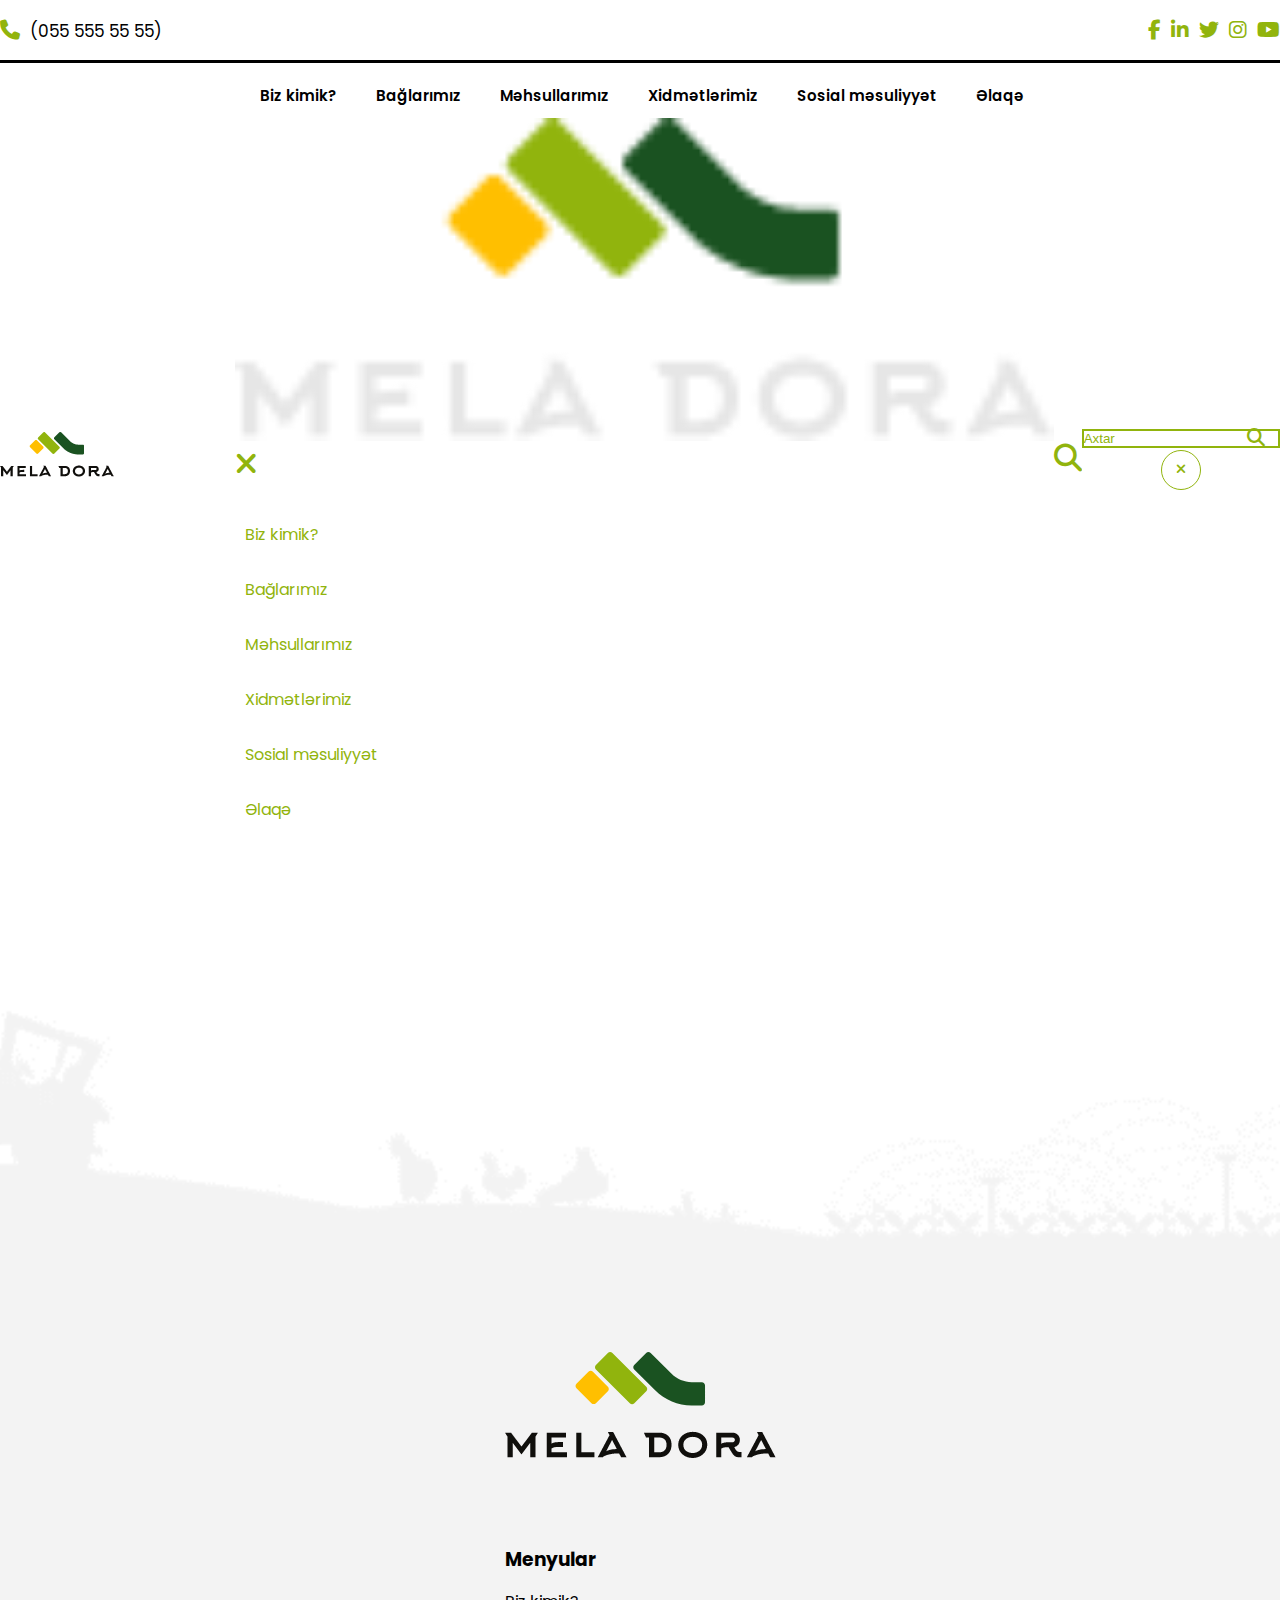
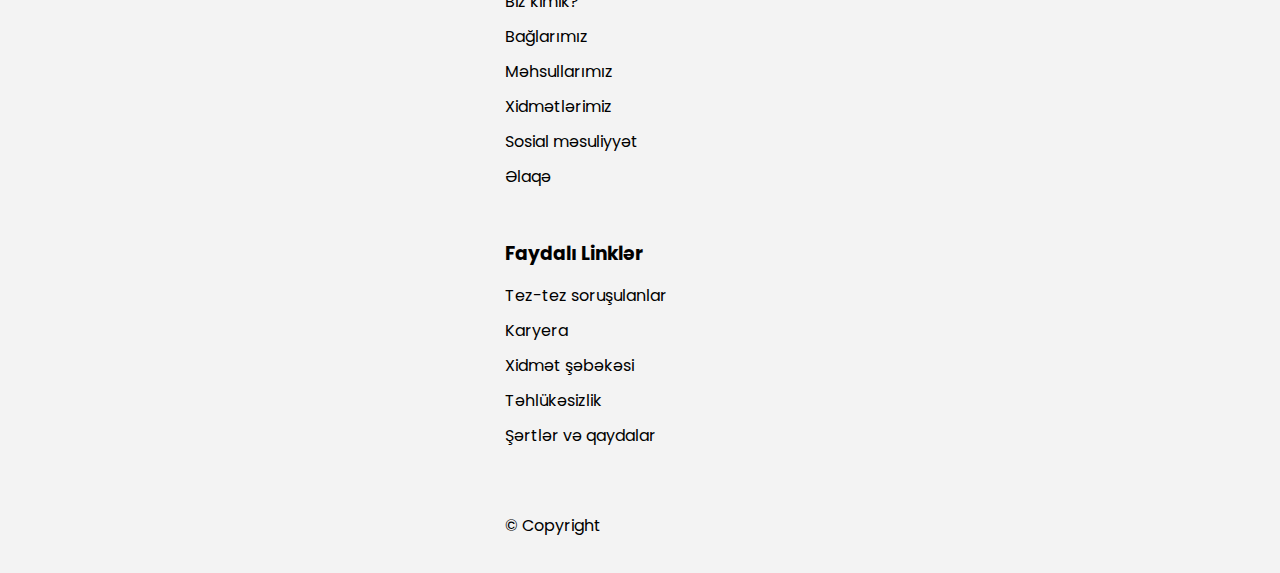
<file: layout.html>
<!DOCTYPE html>
<html lang="en">

<head>
    <meta charset="UTF-8">
    <meta name="viewport" content="width=device-width, initial-scale=1.0">
    <title>Meladora App</title>
    <link rel="icon" href="/index/meladora-image/logo/leaf-icon.svg">
    <link rel="stylesheet" href="https://cdnjs.cloudflare.com/ajax/libs/font-awesome/6.4.0/css/all.min.css">
    <link href="https://cdn.jsdelivr.net/npm/bootstrap@5.3.0/dist/css/bootstrap.min.css" rel="stylesheet"
        integrity="sha384-9ndCyUaIbzAi2FUVXJi0CjmCapSmO7SnpJef0486qhLnuZ2cdeRhO02iuK6FUUVM" crossorigin="anonymous">
    <link rel="stylesheet" href="https://cdn.jsdelivr.net/npm/swiper@10/swiper-bundle.min.css" />
    <link rel="stylesheet" href="https://cdn.jsdelivr.net/npm/@fancyapps/ui@5.0/dist/fancybox/fancybox.css" />
    <link rel="stylesheet" href="./project.css">
</head>

<body>
    <header>
        <nav class="top-nav">
            <div class="container">
                <div class="inner" id="phone">
                    <a class="phone" href="">
                        <i class="fa-solid fa-phone"></i>
                        <span class="num">(055 555 55 55)</span>
                    </a>
                    <div class="sosial-icons">
                        <a href="">
                            <i class="fa-brands fa-facebook-f"></i>
                        </a>
                        <a href="">
                            <i class="fa-brands fa-linkedin-in"></i>
                        </a>
                        <a href="">
                            <i class="fa-brands fa-twitter"></i>
                        </a>
                        <a href="">
                            <i class="fa-brands fa-instagram"></i>
                        </a>
                        <a href="">
                            <i class="fa-brands fa-youtube"></i>
                        </a>
                    </div>
                </div>
            </div>
        </nav>
        <nav class="bottom-nav ">
            <div class="container">
                <div class="inner">
                    <a class="logo" href="index.html">
                        <img src="./meladora-image/logo/black-logo.png" class="black-logo" alt="">
                        <img src="./meladora-image/logo/white-logo.png" class="white-logo" alt="">
                    </a>




                    <div class="right">
                        <div class="nav-links">
                            <a class href="about.html">Biz kimik?</a>
                            <a class href="gardens.html">Bağlarımız</a>
                            <a class href="products.html">Məhsullarımız</a>
                            <a class href="services.html">Xidmətlərimiz</a>
                            <a class href="social-responsivlity.html">Sosial məsuliyyət</a>
                            <a class href="contact.html">Əlaqə</a>
                        </div>
                        <button class="menu-button">
                            <button class="menu-button" type="button" data-bs-toggle="offcanvas"
                                data-bs-target="#offcanvasRight" aria-controls="offcanvasRight">
                                <i class="fa-solid fa-bars"></i>
                            </button>
                            <div class="offcanvas offcanvas-end" tabindex="-1" id="offcanvasRight"
                                aria-labelledby="offcanvasRightLabel">
                                <div class="offcanvas-header">
                                    <a href="#" class="logo">
                                        <img src="./meladora-image/logo/white-logo.png" alt="logo">
                                    </a>

                                    <button type="button" class="mobile-close-button" data-bs-dismiss="offcanvas">
                                        <i class="fa-solid fa-xmark"></i>
                                    </button>
                                </div>
                        </button>


                        <div class="offcanvas-body">
                            <div class="offcanvas-links">
                                <a class href="about.html">Biz kimik?</a>
                                <a class href="gardens.html">Bağlarımız</a>
                                <a class href="products.html">Məhsullarımız</a>
                                <a class href="services.html">Xidmətlərimiz</a>
                                <a class href="social-responsivlity.html">Sosial məsuliyyət</a>
                                <a class href="contact.html">Əlaqə</a>

                            </div>
                        </div>
                    </div>

                </div>
            </div>

            <button class="search-button"> </button>
            <button class="search-button" type="button" data-bs-toggle="offcanvas" data-bs-target="#offcanvasTop"
                aria-controls="offcanvasTop"> <i class="fa-solid fa-magnifying-glass"></i></button>

            <div class="offcanvas offcanvas-top search-offcanvas" tabindex="-1" id="offcanvasTop"
                aria-labelledby="offcanvasTopLabel">
                <div class="offcanvas-header">

                </div>
                <div class="offcanvas-body">
                    <div class="container">
                        <div class="row">
                            <div class="col-10">
                                <form action="#" class="search-form">
                                    <input type="text" class="form-control" placeholder="Axtar">
                                    <button>
                                        <i class="fa-solid fa-magnifying-glass"></i></button>
                                    </button>
                                </form>
                            </div>
                            <div class="col-2">
                                <button type="button" class="close-button" data-bs-dismiss="offcanvas">
                                    <i class="fa-solid fa-xmark"></i>
                                </button>
                            </div>
                        </div>
                    </div>
                </div>
            </div>

        </nav>
    </header>

 




    







    <footer>
        <div class="container">
            <div class="footer-top">
                <div class="row">
                    <div class="col-12 col-xl-6 logo-col">
                        <a class="footer-logo" href="index.html">
                            <img src="./meladora-image/logo/footer-logo-2.png" alt="">
                        </a>
                    </div>
                    <div class="col-12 col-lg-6 col-xl-3">
                        <div class="footer-links">
                            <h3 class="title">
                                Menyular
                            </h3>
                            <a class href="about.html">Biz kimik?</a>
                            <a class href="gardens.html">Bağlarımız</a>
                            <a class href="products.html">Məhsullarımız</a>
                            <a class href="services.html">Xidmətlərimiz</a>
                            <a class href="social-responsivlity.html">Sosial məsuliyyət</a>
                            <a class href="contact.html">Əlaqə</a>
                        </div>
                    </div>
                    <div class="col-12 col-lg-6 col-xl-3">
                        <div class="footer-links">
                            <h3 class="title">
                                Faydalı Linklər
                            </h3>
                            <a class href="/">
                                Tez-tez soruşulanlar
                            </a>
                            <a class href="/">
                                Karyera
                            </a>
                            <a class href="/">
                                Xidmət şəbəkəsi
                            </a>
                            <a class href="/">
                                Təhlükəsizlik
                            </a>
                            <a class href="/">
                                Şərtlər və qaydalar
                            </a>

                        </div>
                    </div>
                </div>
            </div>

            <div class="footer-bottom">
                <span>© Copyright</span>
            </div>
        </div>

    </footer>









    <script src="https://cdn.jsdelivr.net/npm/bootstrap@5.3.0/dist/js/bootstrap.bundle.min.js"></script>
    <script src="https://cdn.jsdelivr.net/npm/swiper@10/swiper-bundle.min.js"></script>
    <script src="https://cdn.jsdelivr.net/npm/@fancyapps/ui@5.0/dist/fancybox/fancybox.umd.js"></script>
    <script>
        Fancybox.bind('[data-fancybox="gallery"]', {

        }); 
    </script>
    <script src="./project.js"></script>
</body>

</html>
</file>
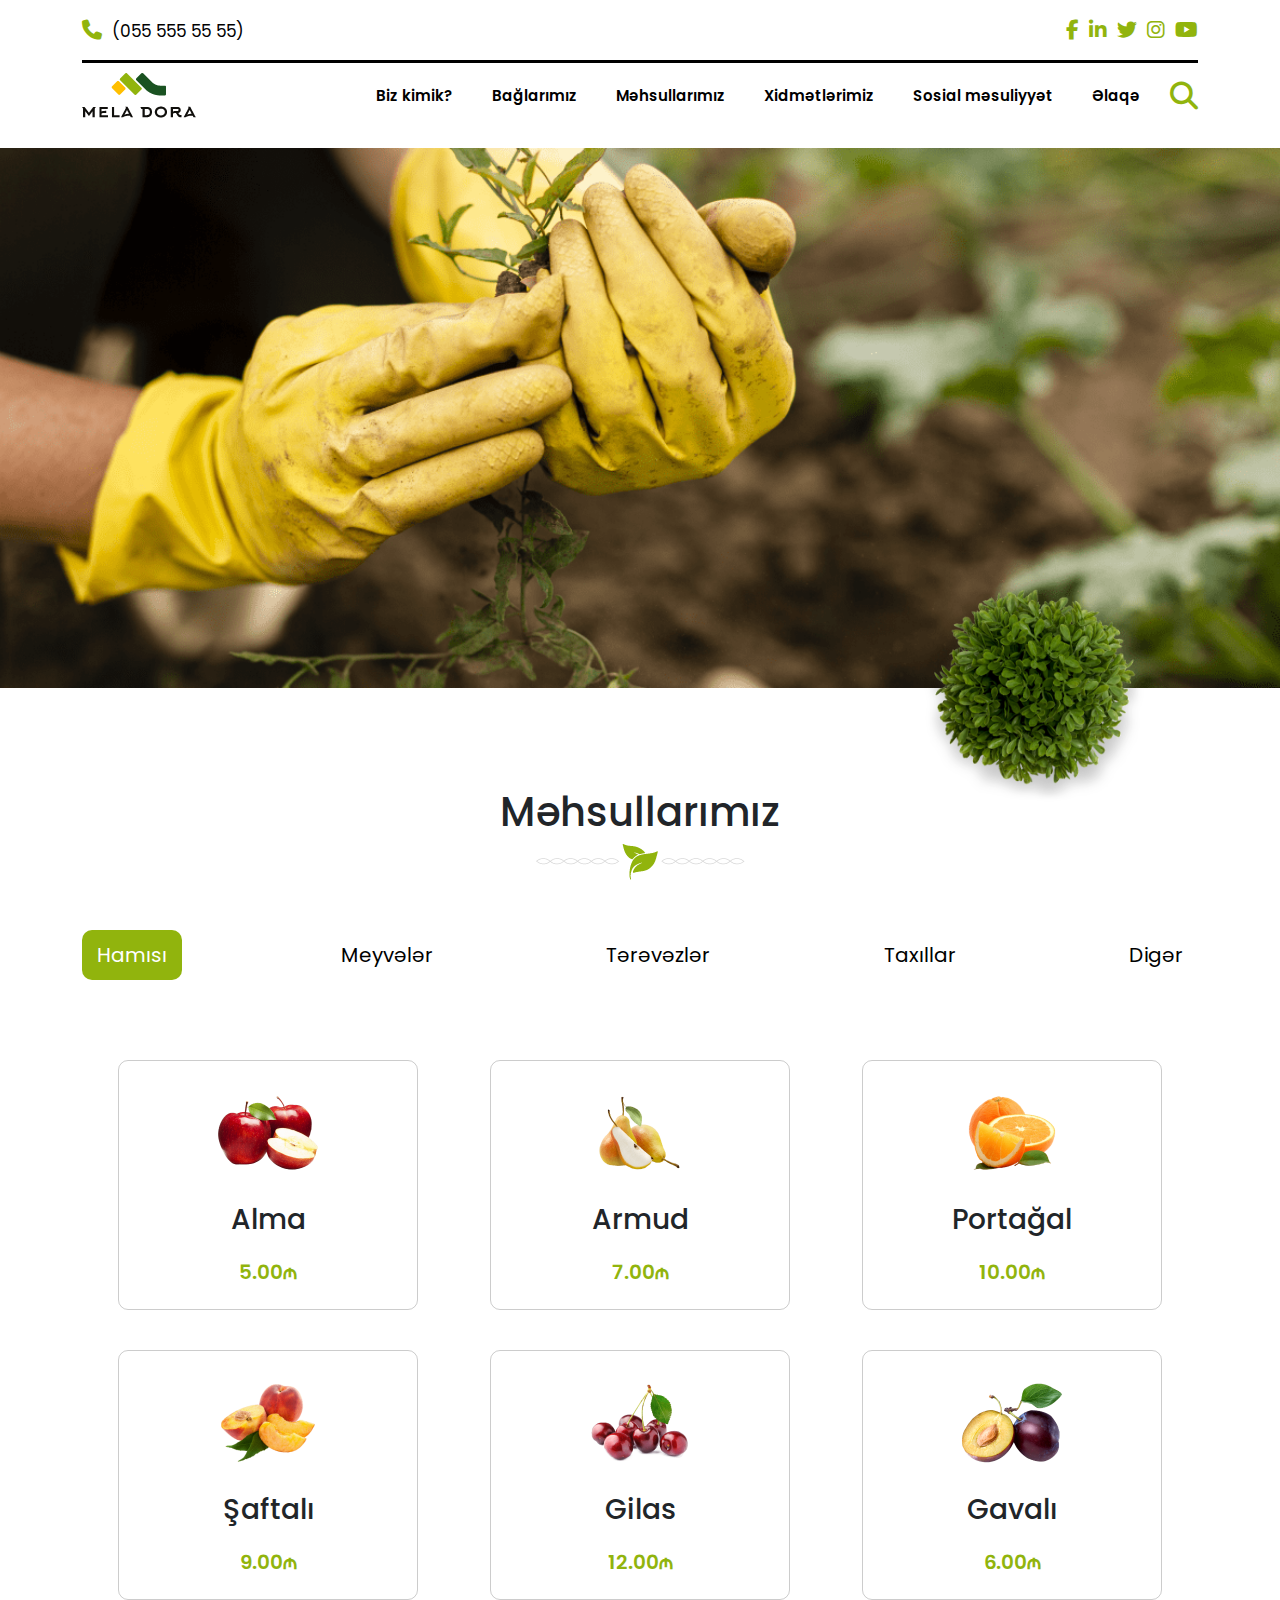
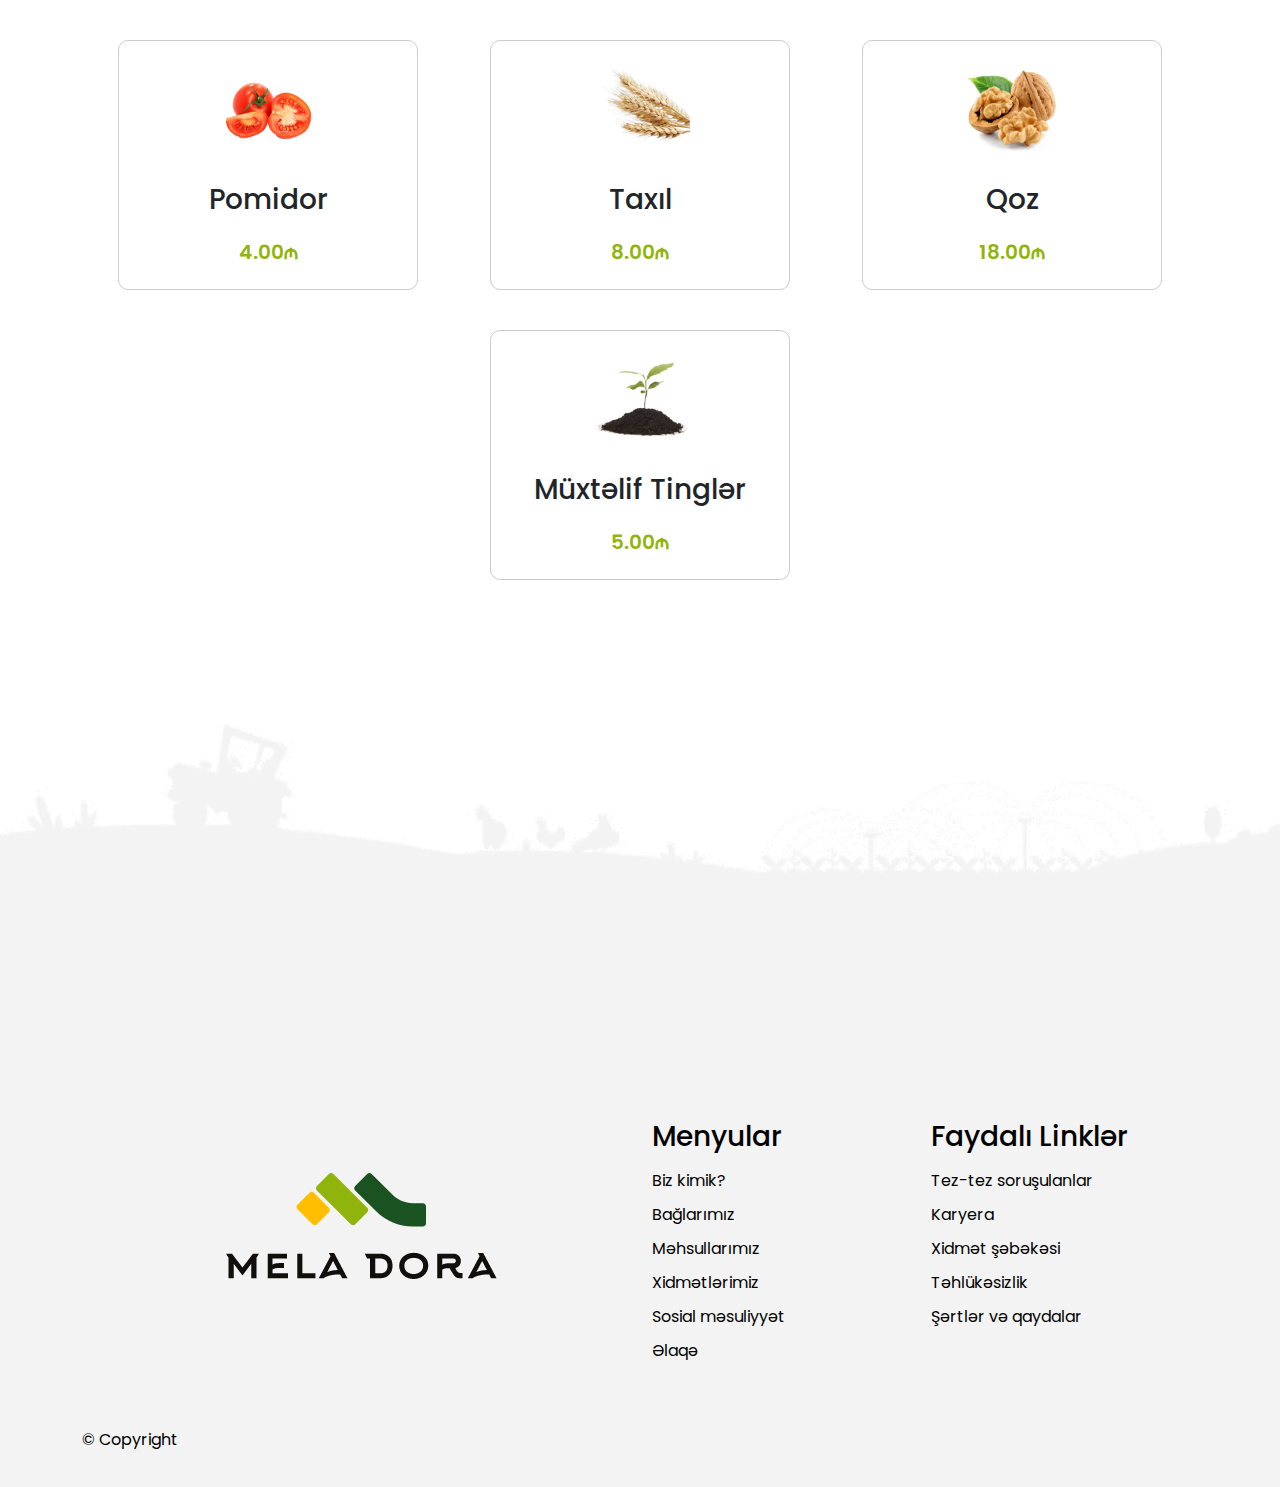
<file: products.html>
<!DOCTYPE html>
<html lang="en">

<head>
    <meta charset="UTF-8">
    <meta name="viewport" content="width=device-width, initial-scale=1.0">
    <title>Meladora App</title>
    <link rel="icon" href="./meladora-image/logo/leaf-icon.svg">
    <link rel="stylesheet" href="https://cdnjs.cloudflare.com/ajax/libs/font-awesome/6.4.0/css/all.min.css">
    <link href="https://cdn.jsdelivr.net/npm/bootstrap@5.3.0/dist/css/bootstrap.min.css" rel="stylesheet">
    <link rel="stylesheet" href="https://cdn.jsdelivr.net/npm/swiper@10/swiper-bundle.min.css" />
    <link rel="stylesheet" href="https://cdn.jsdelivr.net/npm/@fancyapps/ui@5.0/dist/fancybox/fancybox.css" />
    <link rel="stylesheet" href="./project.css">
</head>

<body>
    <header>
        <nav class="top-nav">
            <div class="container">
                <div class="inner" id="phone">
                    <a class="phone" href="">
                        <i class="fa-solid fa-phone"></i>
                        <span class="num">(055 555 55 55)</span>
                    </a>
                    <div class="sosial-icons">
                        <a href="">
                            <i class="fa-brands fa-facebook-f"></i>
                        </a>
                        <a href="">
                            <i class="fa-brands fa-linkedin-in"></i>
                        </a>
                        <a href="">
                            <i class="fa-brands fa-twitter"></i>
                        </a>
                        <a href="">
                            <i class="fa-brands fa-instagram"></i>
                        </a>
                        <a href="">
                            <i class="fa-brands fa-youtube"></i>
                        </a>
                    </div>
                </div>
            </div>
        </nav>
        <nav class="bottom-nav ">
            <div class="container">
                <div class="inner">
                    <a class="logo" href="index.html">
                        <img src="./meladora-image/logo/black-logo.png" class="black-logo" alt="">
                        <img src="./meladora-image/logo/white-logo.png" class="white-logo" alt="">
                    </a>




                    <div class="right">
                        <div class="nav-links">
                            <a class href="about.html">Biz kimik?</a>
                            <a class href="gardens.html">Bağlarımız</a>
                            <a class href="products.html">Məhsullarımız</a>
                            <a class href="services.html">Xidmətlərimiz</a>
                            <a class href="social-responsivlity.html">Sosial məsuliyyət</a>
                            <a class href="contact.html">Əlaqə</a>
                        </div>
                        <button class="menu-button">
                            <button class="menu-button" type="button" data-bs-toggle="offcanvas"
                                data-bs-target="#offcanvasRight" aria-controls="offcanvasRight">
                                <i class="fa-solid fa-bars"></i>
                            </button>
                            <div class="offcanvas offcanvas-end" tabindex="-1" id="offcanvasRight"
                                aria-labelledby="offcanvasRightLabel">
                                <div class="offcanvas-header">
                                    <a href="#" class="logo">
                                        <img src="./meladora-image/logo/black-logo.png" alt="logo">
                                    </a>

                                    <button type="button" class="mobile-close-button" data-bs-dismiss="offcanvas">
                                        <i class="fa-solid fa-xmark"></i>
                                    </button>
                                </div>
                        </button>


                        <div class="offcanvas-body">
                            <div class="offcanvas-links">
                                <a class href="about.html">Biz kimik?</a>
                                <a class href="gardens.html">Bağlarımız</a>
                                <a class href="products.html">Məhsullarımız</a>
                                <a class href="services.html">Xidmətlərimiz</a>
                                <a class href="social-responsivlity.html">Sosial məsuliyyət</a>
                                <a class href="contact.html">Əlaqə</a>

                            </div>
                        </div>
                    </div>

                </div>
            </div>

            <button class="search-button"> </button>
            <button class="search-button" type="button" data-bs-toggle="offcanvas" data-bs-target="#offcanvasTop"
                aria-controls="offcanvasTop"> <i class="fa-solid fa-magnifying-glass"></i></button>

            <div class="offcanvas offcanvas-top search-offcanvas" tabindex="-1" id="offcanvasTop"
                aria-labelledby="offcanvasTopLabel">
                <div class="offcanvas-header">

                </div>
                <div class="offcanvas-body">
                    <div class="container">
                        <div class="row">
                            <div class="col-10">
                                <form action="#" class="search-form">
                                    <input type="text" class="form-control" placeholder="Axtar">
                                    <button>
                                        <i class="fa-solid fa-magnifying-glass"></i></button>
                                    </button>
                                </form>
                            </div>
                            <div class="col-2">
                                <button type="button" class="close-button" data-bs-dismiss="offcanvas">
                                    <i class="fa-solid fa-xmark"></i>
                                </button>
                            </div>
                        </div>
                    </div>
                </div>
            </div>

        </nav>
    </header>

    <section class="banner">
        <div class="banner-img">
            <img src="./meladora-image/bg/banner-2.png" alt="">
        </div>
        <div class="design-img">
            <img src="./meladora-image/design/banner-design.png" alt="">
        </div>

    </section>


    <section class="products">
        <div class="container">
            <div class="section-title">
                <h1 class="title">
                    Məhsullarımız
                </h1>
                <img src="./meladora-image/design/title-design-1.png" alt="">
            </div>

            <div class="product-buttons">
                <div class="inner">
                    <button data-id="0">Hamısı</button>
                    <button data-id="1">Meyvələr</button>
                    <button data-id="2">Tərəvəzlər</button>
                    <button data-id="3">Taxıllar</button>
                    <button data-id="4">Digər</button>
                </div>
            </div>
            <div class="row product-row">
                <div class="col-12 col-md-6 col-lg-4 col-xxl-3 product-col" data-category-id="1">
                    <div class="product-card" data-bs-toggle="modal" data-bs-target="#product-modal-1">
                        <img class="hover-icon" src="./meladora-image/logo/leaf-icon.svg" alt="">
                        <div class="product-img">
                            <img src="./meladora-image/product/alma/img-1.png" alt="">
                        </div>
                        <h3 class="title">Alma</h3>
                        <span class="price">5.00₼</span>
                    </div>
                </div>

                <div class="col-12 col-md-6 col-lg-4 col-xxl-3 product-col" data-category-id="1">
                    <div class="product-card">
                        <img class="hover-icon" src="./meladora-image/logo/leaf-icon.svg" alt="">
                        <div class="product-img">
                            <img src="./meladora-image/product/armud/img-1.png" alt="">
                        </div>
                        <h3 class="title">Armud</h3>
                        <span class="price">7.00₼</span>
                    </div>
                </div>

                <div class="col-12 col-md-6 col-lg-4 col-xxl-3 product-col" data-category-id="1">
                    <div class="product-card">
                        <img class="hover-icon" src="./meladora-image/logo/leaf-icon.svg" alt="">
                        <div class="product-img">
                            <img src="./meladora-image/product/portagal/img-1.png" alt="">
                        </div>
                        <h3 class="title">Portağal</h3>
                        <span class="price">10.00₼</span>
                    </div>
                </div>

                <div class="col-12 col-md-6 col-lg-4 col-xxl-3 product-col" data-category-id="1">
                    <div class="product-card">
                        <img class="hover-icon" src="./meladora-image/logo/leaf-icon.svg" alt="">
                        <div class="product-img">
                            <img src="./meladora-image/product/saftalı/img-1.png" alt="">
                        </div>
                        <h3 class="title">Şaftalı</h3>
                        <span class="price">9.00₼</span>
                    </div>
                </div>

                <div class="col-12 col-md-6 col-lg-4 col-xxl-3 product-col" data-category-id="1">
                    <div class="product-card">
                        <img class="hover-icon" src="./meladora-image/logo/leaf-icon.svg" alt="">
                        <div class="product-img">
                            <img src="./meladora-image/product/gilas/img-1.png" alt="">
                        </div>
                        <h3 class="title">Gilas</h3>
                        <span class="price">12.00₼</span>
                    </div>
                </div>

                <div class="col-12 col-md-6 col-lg-4 col-xxl-3 product-col" data-category-id="1">
                    <div class="product-card">
                        <img class="hover-icon" src="./meladora-image/logo/leaf-icon.svg" alt="">
                        <div class="product-img">
                            <img src="./meladora-image/product/gavali/img-1.png" alt="">
                        </div>
                        <h3 class="title">Gavalı</h3>
                        <span class="price">6.00₼</span>
                    </div>
                </div>

                <div class="col-12 col-md-6 col-lg-4 col-xxl-3 product-col" data-category-id="2">
                    <div class="product-card">
                        <img class="hover-icon" src="./meladora-image/logo/leaf-icon.svg" alt="">
                        <div class="product-img">
                            <img src="./meladora-image/product/pomidor/img-1.png" alt="">
                        </div>
                        <h3 class="title">Pomidor</h3>
                        <span class="price">4.00₼</span>
                    </div>
                </div>

                <div class="col-12 col-md-6 col-lg-4 col-xxl-3 product-col" data-category-id="3">
                    <div class="product-card">
                        <img class="hover-icon" src="./meladora-image/logo/leaf-icon.svg" alt="">
                        <div class="product-img">
                            <img src="./meladora-image/product/taxil/img-1.png" alt="">
                        </div>
                        <h3 class="title">Taxıl</h3>
                        <span class="price">8.00₼</span>
                    </div>
                </div>

                <div class="col-12 col-md-6 col-lg-4 col-xxl-3 product-col" data-category-id="4">
                    <div class="product-card">
                        <img class="hover-icon" src="./meladora-image/logo/leaf-icon.svg" alt="">
                        <div class="product-img">
                            <img src="./meladora-image/product/qoz/img-1.png" alt="">
                        </div>
                        <h3 class="title">Qoz</h3>
                        <span class="price">18.00₼</span>
                    </div>
                </div>

                <div class="col-12 col-md-6 col-lg-4 col-xxl-3 product-col" data-category-id="4">
                    <div class="product-card">
                        <img class="hover-icon" src="./meladora-image/logo/leaf-icon.svg" alt="">
                        <div class="product-img">
                            <img src="./meladora-image/product/tingler/img-1.png" alt="">
                        </div>
                        <h3 class="title">Müxtəlif Tinglər</h3>
                        <span class="price">5.00₼</span>
                    </div>

                </div>
            </div>
        </div>

    </section>

    <div class="modal fade" id="product-modal-1">
        <div class="modal-dialog modal-dialog-centered modal-lg modal-dialog-scrollable">
            <div class="modal-content">
                <div class="modal-header">
                    <h1 class="product-title">Alma</h1>
                    <button class="button-close" data-bs-dismiss="modal" aria-label="Close">
                        <i class="fa-solid fa-xmark"></i>
                    </button>
                </div>
                <div class="modal-body">
                    <div class="row">
                        <div class="col-12 col-lg-6 col-xl-5">
                            <div class="modal-body-image">
                                <img src="./meladora-image/product/alma/img-1.png" class="modal-img" alt="product">
                            </div>
                        </div>
                        <div class="col-12 col-lg-6 col-xl-7">
                            <div class="content">
                                <div class="price">
                                    <span>
                                        5.00 ₼
                                    </span>
                                </div>
                                <div class="text">
                                    <p>
                                        Lorem ipsum dolor sit amet consectetur adipisicing elit. Earum, laborum atque?
                                        Enim, laudantium molestias. Nesciunt, molestiae! Soluta impedit, vitae iure
                                        enim, corrupti consequuntur quisquam, magnam est veritatis provident ratione
                                        aliquam?Lorem ipsum dolor sit amet consectetur adipisicing elit. Earum, laborum
                                        atque? Enim, laudantium molestias. Nesciunt, molestiae! Soluta impedit, vitae
                                        iure enim, corrupti consequuntur quisquam, magnam est veritatis provident
                                        ratione aliquam?
                                    </p>
                                </div>
                            </div>
                        </div>
                        <div class="col-12">
                            <div class="product-gallery-swiper">
                                <div class="swiper swiper-gallery">
                                    <div class="swiper-wrapper">
                                        <div class="swiper-slide">
                                            <div class="gallery-img">
                                                <img src="./meladora-image/product/alma/img-1-1.png" alt="">
                                            </div>
                                        </div>
                                        <div class="swiper-slide">
                                            <div class="gallery-img">
                                                <img src="./meladora-image/product/alma/img-1-2.png" alt="">
                                            </div>
                                        </div>
                                        <div class="swiper-slide">
                                            <div class="gallery-img">
                                                <img src="./meladora-image/product/alma/img-1-3.png" alt="">
                                            </div>
                                        </div>
                                    </div>
                                    <div class="swiper-pagination"></div>
                                    <div class="swiper-button-prev"></div>
                                    <div class="swiper-button-next"></div>
                                </div>

                            </div>
                        </div>

                    </div>
                </div>
            </div>
        </div>
    </div>






    <footer>
        <div class="container">
            <div class="footer-top">
                <div class="row">
                    <div class="col-12 col-xl-6 logo-col">
                        <a class="footer-logo" href="index.html">
                            <img src="./meladora-image/logo/footer-logo-2.png" alt="">
                        </a>
                    </div>
                    <div class="col-12 col-lg-6 col-xl-3">
                        <div class="footer-links">
                            <h3 class="title">
                                Menyular
                            </h3>
                            <a class href="about.html">Biz kimik?</a>
                            <a class href="gardens.html">Bağlarımız</a>
                            <a class href="products.html">Məhsullarımız</a>
                            <a class href="services.html">Xidmətlərimiz</a>
                            <a class href="social-responsivlity.html">Sosial məsuliyyət</a>
                            <a class href="contact.html">Əlaqə</a>
                        </div>
                    </div>
                    <div class="col-12 col-lg-6 col-xl-3">
                        <div class="footer-links">
                            <h3 class="title">
                                Faydalı Linklər
                            </h3>
                            <a class href="/">
                                Tez-tez soruşulanlar
                            </a>
                            <a class href="/">
                                Karyera
                            </a>
                            <a class href="/">
                                Xidmət şəbəkəsi
                            </a>
                            <a class href="/">
                                Təhlükəsizlik
                            </a>
                            <a class href="/">
                                Şərtlər və qaydalar
                            </a>

                        </div>
                    </div>
                </div>
            </div>

            <div class="footer-bottom">
                <span>© Copyright</span>
            </div>
        </div>

    </footer>









    <script src="https://cdn.jsdelivr.net/npm/bootstrap@5.3.0/dist/js/bootstrap.bundle.min.js"></script>
    <script src="https://cdn.jsdelivr.net/npm/swiper@10/swiper-bundle.min.js"></script>
    <script src="https://cdn.jsdelivr.net/npm/@fancyapps/ui@5.0/dist/fancybox/fancybox.umd.js"></script>
    <script src="swiper.js"></script>
    <script src="./project.js"></script>
</body>

</html>
</file>
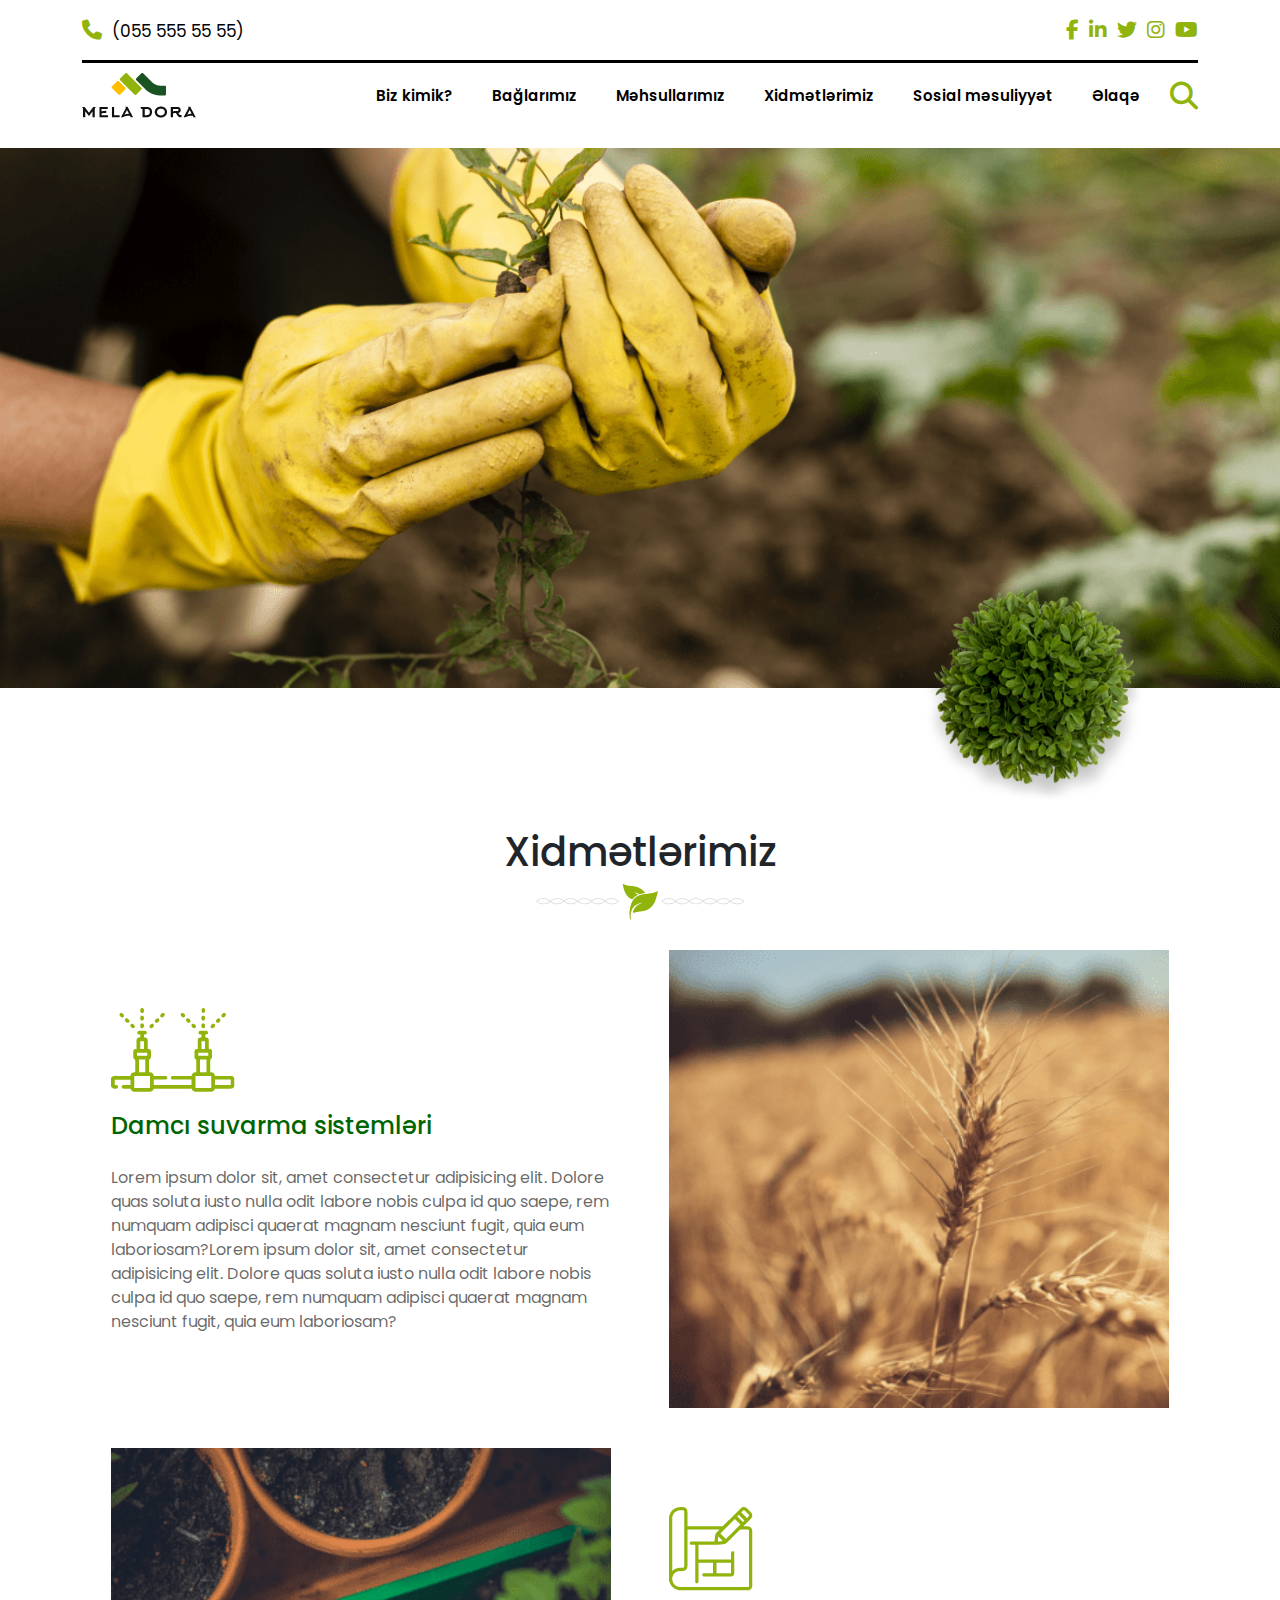
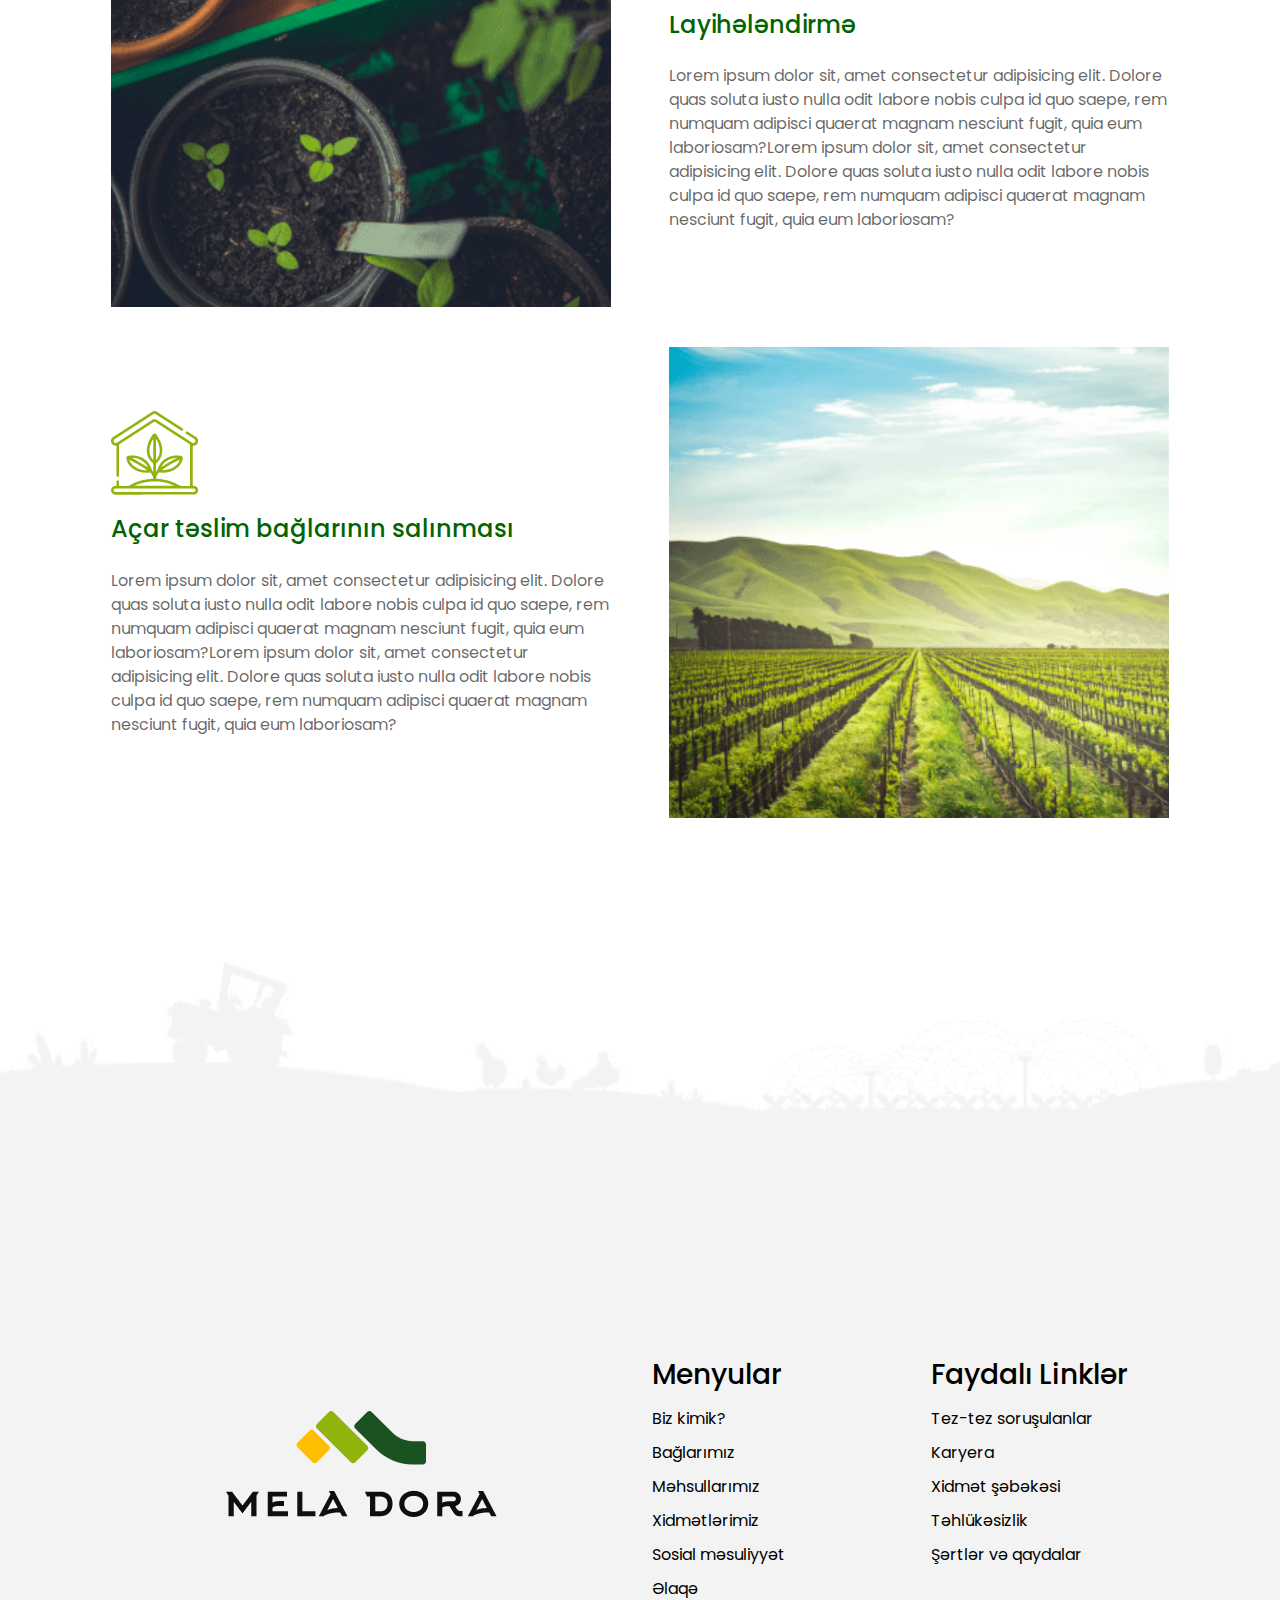
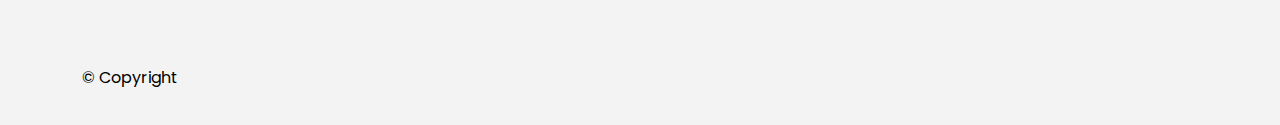
<file: services.html>
<!DOCTYPE html>
<html lang="en">

<head>
    <meta charset="UTF-8">
    <meta name="viewport" content="width=device-width, initial-scale=1.0">
    <title>Meladora App</title>
    <link rel="icon" href="./meladora-image/logo/leaf-icon.svg">
    <link rel="stylesheet" href="https://cdnjs.cloudflare.com/ajax/libs/font-awesome/6.4.0/css/all.min.css">
    <link href="https://cdn.jsdelivr.net/npm/bootstrap@5.3.0/dist/css/bootstrap.min.css" rel="stylesheet">
    <link rel="stylesheet" href="https://cdn.jsdelivr.net/npm/swiper@10/swiper-bundle.min.css" />
    <link rel="stylesheet" href="https://cdn.jsdelivr.net/npm/@fancyapps/ui@5.0/dist/fancybox/fancybox.css" />
    <link rel="stylesheet" href="./project.css">
</head>

<body>
    <header>
        <nav class="top-nav">
            <div class="container">
                <div class="inner" id="phone">
                    <a class="phone" href="">
                        <i class="fa-solid fa-phone"></i>
                        <span class="num">(055 555 55 55)</span>
                    </a>
                    <div class="sosial-icons">
                        <a href="">
                            <i class="fa-brands fa-facebook-f"></i>
                        </a>
                        <a href="">
                            <i class="fa-brands fa-linkedin-in"></i>
                        </a>
                        <a href="">
                            <i class="fa-brands fa-twitter"></i>
                        </a>
                        <a href="">
                            <i class="fa-brands fa-instagram"></i>
                        </a>
                        <a href="">
                            <i class="fa-brands fa-youtube"></i>
                        </a>
                    </div>
                </div>
            </div>
        </nav>
        <nav class="bottom-nav ">
            <div class="container">
                <div class="inner">
                    <a class="logo" href="index.html">
                        <img src="./meladora-image/logo/black-logo.png" class="black-logo" alt="">
                        <img src="./meladora-image/logo/white-logo.png" class="white-logo" alt="">
                    </a>




                    <div class="right">
                        <div class="nav-links">
                            <a class href="about.html">Biz kimik?</a>
                            <a class href="gardens.html">Bağlarımız</a>
                            <a class href="products.html">Məhsullarımız</a>
                            <a class href="services.html">Xidmətlərimiz</a>
                            <a class href="social-responsivlity.html">Sosial məsuliyyət</a>
                            <a class href="contact.html">Əlaqə</a>
                        </div>
                        <button class="menu-button">
                            <button class="menu-button" type="button" data-bs-toggle="offcanvas"
                                data-bs-target="#offcanvasRight" aria-controls="offcanvasRight">
                                <i class="fa-solid fa-bars"></i>
                            </button>
                            <div class="offcanvas offcanvas-end" tabindex="-1" id="offcanvasRight"
                                aria-labelledby="offcanvasRightLabel">
                                <div class="offcanvas-header">
                                    <a href="#" class="logo">
                                        <img src="./meladora-image/logo/black-logo.png" alt="logo">
                                    </a>

                                    <button type="button" class="mobile-close-button" data-bs-dismiss="offcanvas">
                                        <i class="fa-solid fa-xmark"></i>
                                    </button>
                                </div>
                        </button>


                        <div class="offcanvas-body">
                            <div class="offcanvas-links">
                                <a class href="about.html">Biz kimik?</a>
                                <a class href="gardens.html">Bağlarımız</a>
                                <a class href="products.html">Məhsullarımız</a>
                                <a class href="services.html">Xidmətlərimiz</a>
                                <a class href="social-responsivlity.html">Sosial məsuliyyət</a>
                                <a class href="contact.html">Əlaqə</a>

                            </div>
                        </div>
                    </div>

                </div>
            </div>

            <button class="search-button"> </button>
            <button class="search-button" type="button" data-bs-toggle="offcanvas" data-bs-target="#offcanvasTop"
                aria-controls="offcanvasTop"> <i class="fa-solid fa-magnifying-glass"></i></button>

            <div class="offcanvas offcanvas-top search-offcanvas" tabindex="-1" id="offcanvasTop"
                aria-labelledby="offcanvasTopLabel">
                <div class="offcanvas-header">

                </div>
                <div class="offcanvas-body">
                    <div class="container">
                        <div class="row">
                            <div class="col-10">
                                <form action="#" class="search-form">
                                    <input type="text" class="form-control" placeholder="Axtar">
                                    <button>
                                        <i class="fa-solid fa-magnifying-glass"></i></button>
                                    </button>
                                </form>
                            </div>
                            <div class="col-2">
                                <button type="button" class="close-button" data-bs-dismiss="offcanvas">
                                    <i class="fa-solid fa-xmark"></i>
                                </button>
                            </div>
                        </div>
                    </div>
                </div>
            </div>

        </nav>
    </header>

    <section class="banner">
        <div class="banner-img">
            <img src="./meladora-image/bg/banner-2.png" alt="">
        </div>
        <div class="design-img">
            <img src="./meladora-image/design/banner-design.png" alt="">
        </div>

    </section>



    <section class="services">
        <div class="container">
            <div class="section-title">
                <h1 class="title">Xidmətlərimiz</h1>
                <img src="./meladora-image/design/title-design-1.png" alt="">
            </div>

            <div class="services-container">
                <div class="row">
                    <div class="col-12 col-lg-6">
                        <div class="service-card">
                            <div class="icon">
                                <img src="./meladora-image/design/service-icon/s1-img.png" alt="">
                            </div>
                            <h4 class="title">Damcı suvarma sistemləri</h4>

                            <div class="text">
                                <p>Lorem ipsum dolor sit, amet consectetur adipisicing elit. Dolore quas soluta iusto
                                    nulla odit labore nobis culpa id quo saepe, rem numquam adipisci quaerat magnam
                                    nesciunt fugit, quia eum laboriosam?Lorem ipsum dolor sit, amet consectetur
                                    adipisicing elit. Dolore quas soluta iusto nulla odit labore nobis culpa id quo
                                    saepe, rem numquam adipisci quaerat magnam nesciunt fugit, quia eum laboriosam?</p>
                            </div>
                        </div>
                    </div>
                    <div class="col-12 col-lg-6">
                        <div class="service-img">
                            <img src="./meladora-image/garden/g1-img.png" alt="">
                        </div>
                    </div>
                </div>

                <div class="row">
                    <div class="col-12 col-lg-6">
                        <div class="service-card">
                            <div class="icon">
                                <img src="./meladora-image/design/service-icon/s2-img.png" alt="">
                            </div>
                            <h4 class="title">Layihələndirmə</h4>

                            <div class="text">
                                <p>Lorem ipsum dolor sit, amet consectetur adipisicing elit. Dolore quas soluta iusto
                                    nulla odit labore nobis culpa id quo saepe, rem numquam adipisci quaerat magnam
                                    nesciunt fugit, quia eum laboriosam?Lorem ipsum dolor sit, amet consectetur
                                    adipisicing elit. Dolore quas soluta iusto nulla odit labore nobis culpa id quo
                                    saepe, rem numquam adipisci quaerat magnam nesciunt fugit, quia eum laboriosam?</p>
                            </div>
                        </div>
                    </div>
                    <div class="col-12 col-lg-6">
                        <div class="service-img">
                            <img src="./meladora-image/garden/g2-img.png" alt="">
                        </div>
                    </div>
                </div>

                <div class="row">
                    <div class="col-12 col-lg-6">
                        <div class="service-card">
                            <div class="icon">
                                <img src="./meladora-image/design/service-icon/s3-img.png" alt="">
                            </div>
                            <h4 class="title">Açar təslim bağlarının salınması</h4>

                            <div class="text">
                                <p>Lorem ipsum dolor sit, amet consectetur adipisicing elit. Dolore quas soluta iusto
                                    nulla odit labore nobis culpa id quo saepe, rem numquam adipisci quaerat magnam
                                    nesciunt fugit, quia eum laboriosam?Lorem ipsum dolor sit, amet consectetur
                                    adipisicing elit. Dolore quas soluta iusto nulla odit labore nobis culpa id quo
                                    saepe, rem numquam adipisci quaerat magnam nesciunt fugit, quia eum laboriosam?</p>
                            </div>
                        </div>
                    </div>
                    <div class="col-12 col-lg-6">
                        <div class="service-img">
                            <img src="./meladora-image/garden/g3-img.png" alt="">
                        </div>
                    </div>
                </div>
            </div>
        </div>







    </section>

    <footer>
        <div class="container">
            <div class="footer-top">
                <div class="row">
                    <div class="col-12 col-xl-6 logo-col">
                        <a class="footer-logo" href="">
                            <img src="./meladora-image/logo/footer-logo-2.png" alt="">
                        </a>
                    </div>
                    <div class="col-12 col-lg-6 col-xl-3">
                        <div class="footer-links">
                            <h3 class="title">
                                Menyular
                            </h3>
                            <a class href="about.html">Biz kimik?</a>
                            <a class href="gardens.html">Bağlarımız</a>
                            <a class href="products.html">Məhsullarımız</a>
                            <a class href="services.html">Xidmətlərimiz</a>
                            <a class href="social-responsivlity.html">Sosial məsuliyyət</a>
                            <a class href="contact.html">Əlaqə</a>
                        </div>
                    </div>
                    <div class="col-12 col-lg-6 col-xl-3">
                        <div class="footer-links">
                            <h3 class="title">
                                Faydalı Linklər
                            </h3>
                            <a class href="/">
                                Tez-tez soruşulanlar
                            </a>
                            <a class href="/">
                                Karyera
                            </a>
                            <a class href="/">
                                Xidmət şəbəkəsi
                            </a>
                            <a class href="/">
                                Təhlükəsizlik
                            </a>
                            <a class href="/">
                                Şərtlər və qaydalar
                            </a>

                        </div>
                    </div>
                </div>
            </div>

            <div class="footer-bottom">
                <span>© Copyright</span>
            </div>
        </div>

    </footer>









    <script src="https://cdn.jsdelivr.net/npm/bootstrap@5.3.0/dist/js/bootstrap.bundle.min.js"></script>
    <script src="https://cdn.jsdelivr.net/npm/swiper@10/swiper-bundle.min.js"></script>
    <script src="https://cdn.jsdelivr.net/npm/@fancyapps/ui@5.0/dist/fancybox/fancybox.umd.js"></script>
    <script src="./project.js"></script>
</body>

</html>
</file>
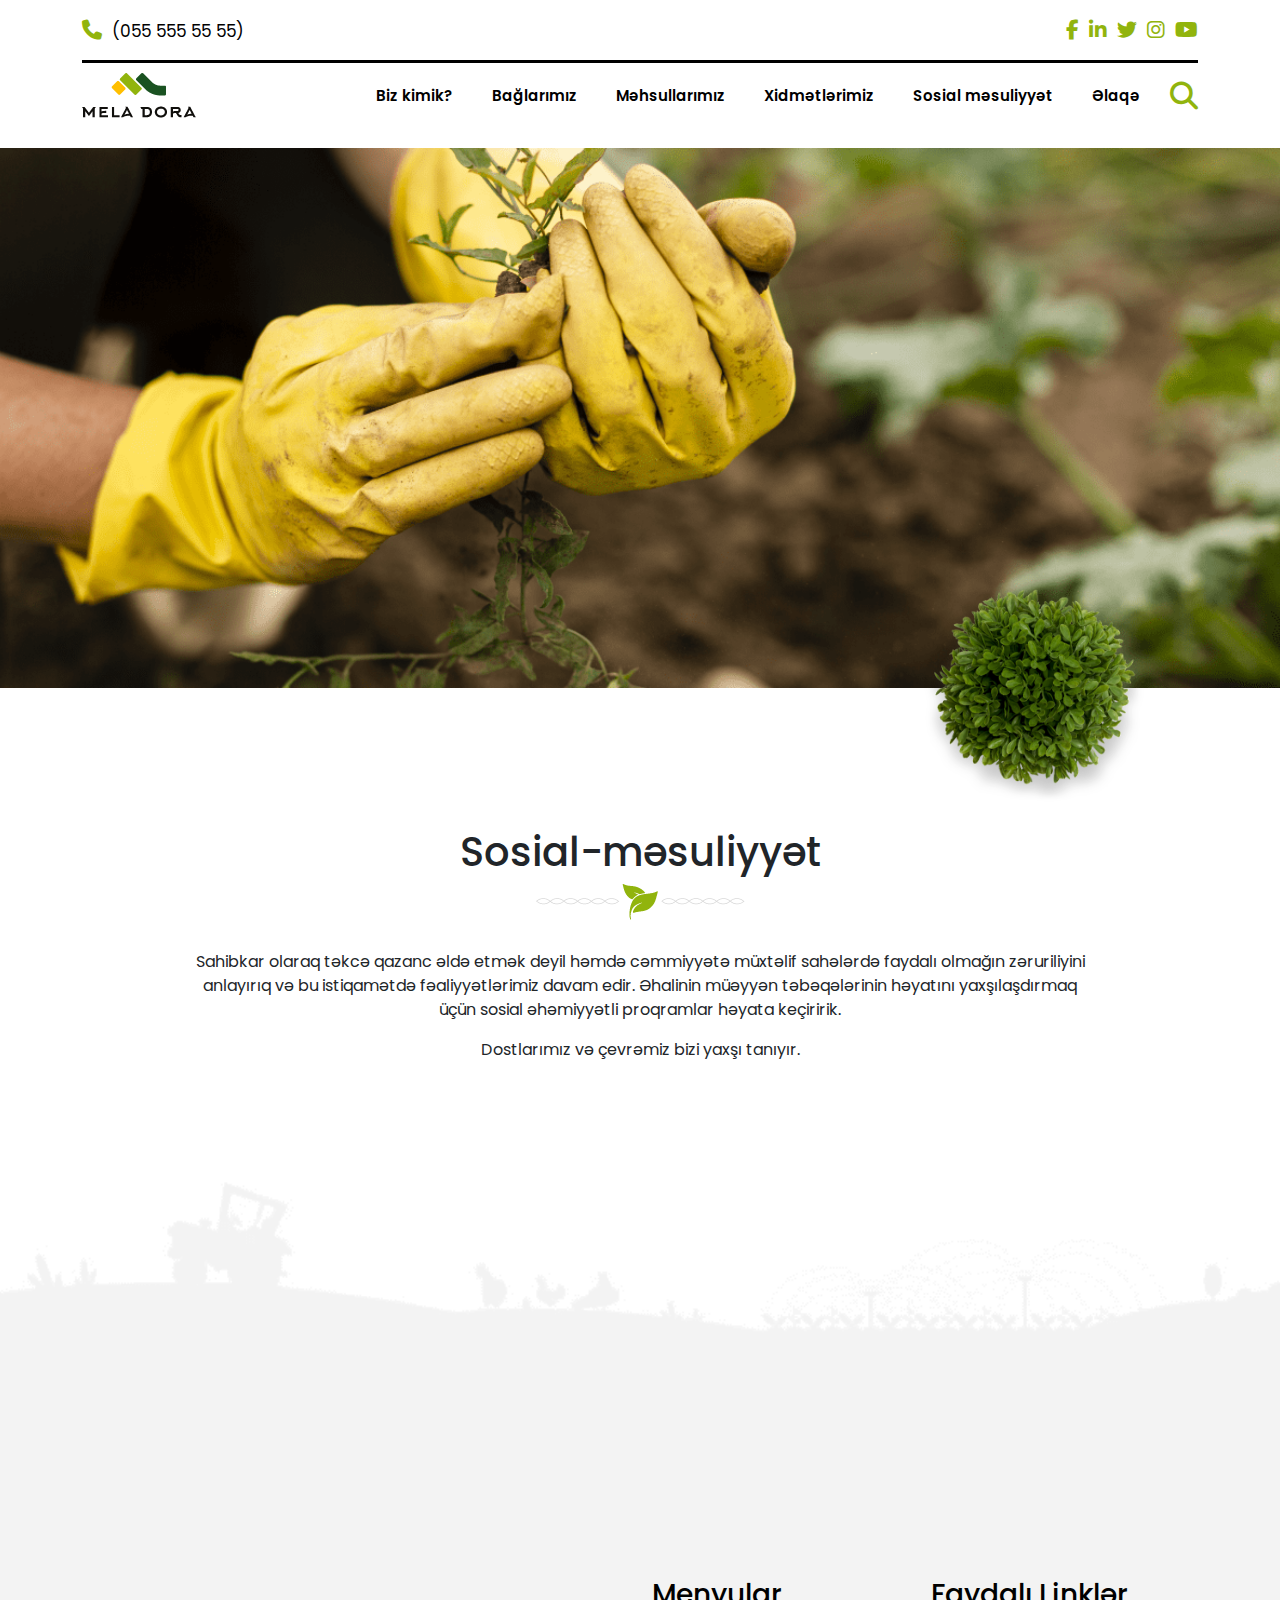
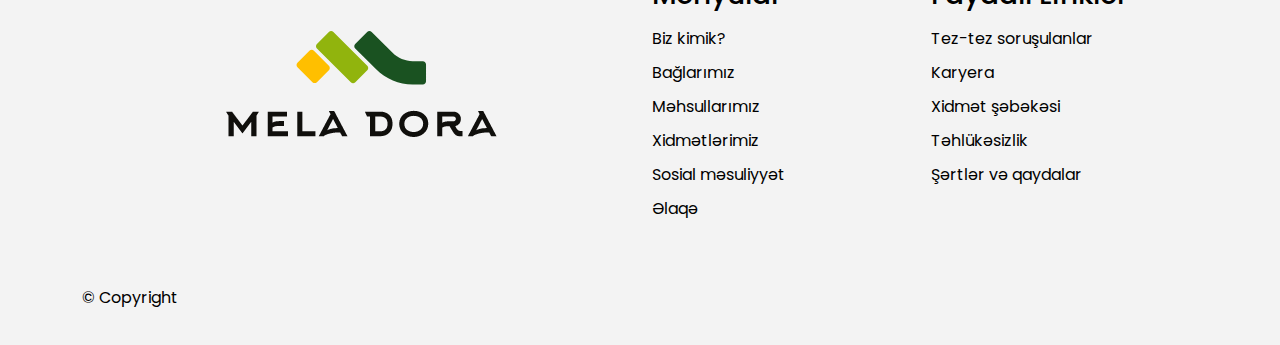
<file: social-responsivlity.html>
<!DOCTYPE html>
<html lang="en">

<head>
    <meta charset="UTF-8">
    <meta name="viewport" content="width=device-width, initial-scale=1.0">
    <title>Meladora App</title>
    <link rel="icon" href="./meladora-image/logo/leaf-icon.svg">
    <link rel="stylesheet" href="https://cdnjs.cloudflare.com/ajax/libs/font-awesome/6.4.0/css/all.min.css">
    <link href="https://cdn.jsdelivr.net/npm/bootstrap@5.3.0/dist/css/bootstrap.min.css" rel="stylesheet">
    <link rel="stylesheet" href="https://cdn.jsdelivr.net/npm/swiper@10/swiper-bundle.min.css" />
    <link rel="stylesheet" href="https://cdn.jsdelivr.net/npm/@fancyapps/ui@5.0/dist/fancybox/fancybox.css" />
    <link rel="stylesheet" href="./project.css">
</head>

<body>
    <header>
        <nav class="top-nav">
            <div class="container">
                <div class="inner" id="phone">
                    <a class="phone" href="">
                        <i class="fa-solid fa-phone"></i>
                        <span class="num">(055 555 55 55)</span>
                    </a>
                    <div class="sosial-icons">
                        <a href="">
                            <i class="fa-brands fa-facebook-f"></i>
                        </a>
                        <a href="">
                            <i class="fa-brands fa-linkedin-in"></i>
                        </a>
                        <a href="">
                            <i class="fa-brands fa-twitter"></i>
                        </a>
                        <a href="">
                            <i class="fa-brands fa-instagram"></i>
                        </a>
                        <a href="">
                            <i class="fa-brands fa-youtube"></i>
                        </a>
                    </div>
                </div>
            </div>
        </nav>
        <nav class="bottom-nav ">
            <div class="container">
                <div class="inner">
                    <a class="logo" href="index.html">
                        <img src="./meladora-image/logo/black-logo.png" class="black-logo" alt="">
                        <img src="./meladora-image/logo/white-logo.png" class="white-logo" alt="">
                    </a>




                    <div class="right">
                        <div class="nav-links">
                            <a class href="about.html">Biz kimik?</a>
                            <a class href="gardens.html">Bağlarımız</a>
                            <a class href="products.html">Məhsullarımız</a>
                            <a class href="services.html">Xidmətlərimiz</a>
                            <a class href="social-responsivlity.html">Sosial məsuliyyət</a>
                            <a class href="contact.html">Əlaqə</a>
                        </div>
                        <button class="menu-button">
                            <button class="menu-button" type="button" data-bs-toggle="offcanvas"
                                data-bs-target="#offcanvasRight" aria-controls="offcanvasRight">
                                <i class="fa-solid fa-bars"></i>
                            </button>
                            <div class="offcanvas offcanvas-end" tabindex="-1" id="offcanvasRight"
                                aria-labelledby="offcanvasRightLabel">
                                <div class="offcanvas-header">
                                    <a href="#" class="logo">
                                        <img src="./meladora-image/logo/black-logo.png" alt="logo">
                                    </a>

                                    <button type="button" class="mobile-close-button" data-bs-dismiss="offcanvas">
                                        <i class="fa-solid fa-xmark"></i>
                                    </button>
                                </div>
                        </button>


                        <div class="offcanvas-body">
                            <div class="offcanvas-links">
                                <a class href="about.html">Biz kimik?</a>
                                <a class href="gardens.html">Bağlarımız</a>
                                <a class href="products.html">Məhsullarımız</a>
                                <a class href="services.html">Xidmətlərimiz</a>
                                <a class href="social-responsivlity.html">Sosial məsuliyyət</a>
                                <a class href="contact.html">Əlaqə</a>

                            </div>
                        </div>
                    </div>

                </div>
            </div>

            <button class="search-button"> </button>
            <button class="search-button" type="button" data-bs-toggle="offcanvas" data-bs-target="#offcanvasTop"
                aria-controls="offcanvasTop"> <i class="fa-solid fa-magnifying-glass"></i></button>

            <div class="offcanvas offcanvas-top search-offcanvas" tabindex="-1" id="offcanvasTop"
                aria-labelledby="offcanvasTopLabel">
                <div class="offcanvas-header">

                </div>
                <div class="offcanvas-body">
                    <div class="container">
                        <div class="row">
                            <div class="col-10">
                                <form action="#" class="search-form">
                                    <input type="text" class="form-control" placeholder="Axtar">
                                    <button>
                                        <i class="fa-solid fa-magnifying-glass"></i></button>
                                    </button>
                                </form>
                            </div>
                            <div class="col-2">
                                <button type="button" class="close-button" data-bs-dismiss="offcanvas">
                                    <i class="fa-solid fa-xmark"></i>
                                </button>
                            </div>
                        </div>
                    </div>
                </div>
            </div>

        </nav>
    </header>

    <section class="banner">
        <div class="banner-img">
            <img src="./meladora-image/bg/banner-2.png" alt="">
        </div>
        <div class="design-img">
            <img src="./meladora-image/design/banner-design.png" alt="">
        </div>

    </section>


    <section class="soc-resp">
        <div class="container">
            <div class="section-title">
                <h1 class="title">Sosial-məsuliyyət</h1>
                <img src="./meladora-image/design/title-design-1.png" alt="">
            </div>
            <div class="text">
                <p class="mb-3">
                    Sahibkar olaraq təkcə qazanc əldə etmək deyil həmdə cəmmiyyətə müxtəlif sahələrdə faydalı olmağın
                    zəruriliyini anlayırıq və bu istiqamətdə fəaliyyətlərimiz davam edir. Əhalinin müəyyən təbəqələrinin
                    həyatını yaxşılaşdırmaq üçün sosial əhəmiyyətli proqramlar həyata keçiririk. 
                  
                </p>
                <p>  Dostlarımız və çevrəmiz bizi yaxşı tanıyır.</p>
            </div>
        </div>
    </section>






    <footer>
        <div class="container">
            <div class="footer-top">
                <div class="row">
                    <div class="col-12 col-xl-6 logo-col">
                        <a class="footer-logo" href="index.html">
                            <img src="./meladora-image/logo/footer-logo-2.png" alt="">
                        </a>
                    </div>
                    <div class="col-12 col-lg-6 col-xl-3">
                        <div class="footer-links">
                            <h3 class="title">
                                Menyular
                            </h3>
                            <a class href="about.html">Biz kimik?</a>
                            <a class href="gardens.html">Bağlarımız</a>
                            <a class href="products.html">Məhsullarımız</a>
                            <a class href="services.html">Xidmətlərimiz</a>
                            <a class href="social-responsivlity.html">Sosial məsuliyyət</a>
                            <a class href="contact.html">Əlaqə</a>
                        </div>
                    </div>
                    <div class="col-12 col-lg-6 col-xl-3">
                        <div class="footer-links">
                            <h3 class="title">
                                Faydalı Linklər
                            </h3>
                            <a class href="/">
                                Tez-tez soruşulanlar
                            </a>
                            <a class href="/">
                                Karyera
                            </a>
                            <a class href="/">
                                Xidmət şəbəkəsi
                            </a>
                            <a class href="/">
                                Təhlükəsizlik
                            </a>
                            <a class href="/">
                                Şərtlər və qaydalar
                            </a>

                        </div>
                    </div>
                </div>
            </div>

            <div class="footer-bottom">
                <span>© Copyright</span>
            </div>
        </div>

    </footer>









    <script src="https://cdn.jsdelivr.net/npm/bootstrap@5.3.0/dist/js/bootstrap.bundle.min.js"></script>
    <script src="https://cdn.jsdelivr.net/npm/swiper@10/swiper-bundle.min.js"></script>
    <script src="https://cdn.jsdelivr.net/npm/@fancyapps/ui@5.0/dist/fancybox/fancybox.umd.js"></script>
    <script src="./project.js"></script>
</body>

</html>
</file>
<file: project.css>
@import url('https://fonts.googleapis.com/css2?family=Poppins:ital,wght@0,100;0,200;0,300;0,400;0,500;0,600;0,700;0,800;0,900;1,100;1,200;1,300;1,400;1,500;1,600;1,700;1,800;1,900&display=swap');

* {
    margin: 0;
    padding: 0;
    box-sizing: border-box;
}

body {
    font-family: 'Poppins', sans-serif;
}

a {
    text-decoration: none;
    transition: all 0.3s;
}

button {
    border: 0;
    outline: 0;
    background-color: transparent;
}

::-webkit-scrollbar {
    width: 5px;
}

/* Track */
::-webkit-scrollbar-track {
    background: #f1f1f1;
}

/* Handle */
::-webkit-scrollbar-thumb {
    background: #91b40d;

}

header {
    width: 100%;
    position: relative;
}

header .logo {
    max-width: 120px;
}

header .logo img {
    width: 100%;
    object-fit: contain;
}

header .logo .white-logo {
    display: none;
}

header .bottom-nav.fixed-top .logo .black-logo {
    display: none;
}

header .bottom-nav.fixed-top .logo .white-logo {
    display: inline-block;
}

header.home {
    min-height: 90vh;
    background-repeat: no-repeat;
    background-size: cover;
    background-position: center;
}

header.home .header-bg {
    position: absolute;
    top: 0;
    left: 0;
    width: 100%;
    height: 100%;
    z-index: -1;
}

header.home .header-bg::after {
    content: '';
    position: absolute;
    top: 0;
    left: 0;
    width: 100%;
    height: 100%;
    background-color: rgba(0, 0, 0, 0.5);
}

header.home .header-bg img {
    width: 100%;
    height: 100%;
    object-fit: cover;
}

header .container {
    align-items: center;
    display: flex;
    justify-content: center;
    width: 100%;
    height: 100%;

}

header.home .top-nav {
    position: relative;
    width: 100%;
}

header .phone {
    color: #91b40d;
    font-size: 20px;

}

header .num {
    color: #000;
    font-size: 17px;
    padding: 5px;
}

header.home .num {
    color: white;

}

header #phone {
    display: flex;
    justify-content: space-between;
    flex-direction: row;
    align-items: center;
    padding: 15px 0;
    width: 100%;
    border-bottom: 3px solid #000;
}

header.home #phone {
    border-bottom: 3px solid white;
}

header .sosial-icons {
    align-items: center;
    display: flex;
    justify-content: center;
}

header .sosial-icons a {
    font-size: 20px;
    margin-right: 10px;
    color: #91b40d;
}

header.home .sosial-icons a:hover {
    color: #fff;
}

header .sosial-icons a:hover {
    color: #000;
}

header .sosial-icons a:last-child {
    margin-right: 0;
}

.phone span {
    display: none;
}

@media only screen and (min-width: 576px) {
    .phone span {
        display: inline;
    }
}

.bottom-nav .inner {
    width: 100%;
    display: flex;
    justify-content: space-between;
    align-items: center;
    padding: 10px 0;
}


.nav-links {
    justify-content: center;
    margin-left: 55px;
    align-items: center;
    display: flex;
    margin: 10px;
    flex-direction: row;
}

.nav-links a {
    font-size: 18px;
    margin-right: 5px;
    color: #000;
    font-size: 15px;
    padding: 10px 15px;
    font-weight: 600;
}

header .nav-links a .active {
    color: #fff;
    background-color: #91b40d;
    border-radius: 6px;
}

.bottom-nav.fixed-top .nav-links a {
    color: #fff;
}

header.home .nav-links a {
    color: #fff;
}

.nav-links a:hover {
    background-color: #91b40d;
    border-radius: 10%;
    transform: none;
    color: #fff;
}

.nav-links.icon {
    font-size: 20px;
}

.search-button {
    background: transparent;
    align-items: center;
    display: flex;
    flex-direction: row;
    border: none;
    box-shadow: none;
    justify-content: center;
    margin: 0;
    padding: 0;

}

.search-button i {
    font-size: 28px;
    color: #91b40d;
}

header.home .offcanvas-body {
    background-color: #212529;

}

header .offcanvas-body {
    background-color: #fff;

}

header form {
    position: relative;
    width: 100%;
    background-color: #fff;
}

header.home form {
    background-color: #212529;
}

header .form-control {
    border: 2px solid #91b40d;
    background-color: #fff;
    caret-color: #91b40d;
    background-color: transparent;
}

header.home .form-control {
    background-color: #212529;
}

form input {
    background-color: transparent;
    border-color: #91b40d;
    box-shadow: none;
}

.form-control:focus {
    background-color: transparent;
    box-shadow: none;
    border-color: #91b40d;
    color: #fff;
}

header.home .form-control::placeholder {
    color: #fff;
}

header .form-control::placeholder {
    color: #91b40d;
}


header.home .offcanvas-header {
    background-color: #212529;
    border: none;
}

header .offcanvas-header {
    background-color: #fff;
}

.close-button {
    color: #91b40d;
}

.col-10 {
    color: #91b40d;
}

.search-form {
    position: relative;
    width: 100%;
}

.search-form button {
    background-color: transparent;
    position: absolute;
    font-size: 18px;
    color: #91b40d;
    top: 50%;
    right: 15px;
    transform: translateY(-50%);
}

.search-form .form-control {
    border: 2px solid #91b40d;
    width: 100%;
    padding-right: 60px;
    color: products;
}

header .close-button {
    background-color: #fff;
    min-width: 40px;
    min-height: 40px;
    border: 1px solid #91b40d;
    border-radius: 50%;
    display: flex;
    justify-content: center;
    align-items: center;
    color: #91b40d;
}

header.home .close-button {
    background-color: #212529;
}

.close-button:hover {
    background-color: #91b40d;
    color: #fff;
}

.row {
    width: 100%;
}

.col-2 {
    display: flex;
    justify-content: center;
    align-items: center;
}

.search-offcanvas.container {
    display: flex;
    justify-content: center;
    align-items: center;
    height: 100%;
}


.banner-swiper-wrapper {
    bottom: 0;
    position: absolute;
    transform: translateY(50%);
    width: 100%;
}

.swiper {
    width: 100%;
    padding-bottom: 40px;
}

.swiper-slide {
    display: flex;
    flex-direction: column;
    justify-content: center;
    align-items: center;
}

.swiper-pagination {
    bottom: 0;
}

.swiper-pagination-bullet {
    min-width: 15px;
    min-height: 15px;
    border-radius: 50%;
    background-color: #91b40d;
    opacity: 0.5;
}

.swiper-pagination-bullet-active {
    opacity: 1;
}

.banner-card {
    width: 100%;
    max-width: 450px;
    min-height: 250px;
    background-color: #1a5221;
    display: flex;
    justify-content: center;
    align-items: center;
    position: relative;
}

.banner-card img {
    position: absolute;
    max-width: 250px;
    max-height: 250px;
}

.banner-card .bg-design {
    top: 0;
    left: 0;
    width: 100%;
    height: 100%;
    object-fit: contain;
    z-index: 99;
}

.banner-card .main-design {
    bottom: 10px;
    right: 20px;
    max-width: 100%;
    object-fit: contain;
}

.banner-card .title {
    position: absolute;
    top: 35px;
    left: 45px;
    color: #fff;
}

.banner-card.vegetable {
    background-color: #91b40d;
}

.banner-card.flour {
    background-color: #ffbf00;
}

.offcanvas-links a {
    width: 100%;
    border-radius: 5px;
    padding: 10px;
    color: #91b40d;
    margin-bottom: 10px;
    display: block;
}

.offcanvas-links a:hover {
    color: white;
    background-color: #91b40d;
}

.offcanvas-links {
    margin-top: 30px;
}

header .mobile-close-button {
    color: #91b40d;
    font-size: 30px;
    background-color: #fff;
}

header.home .mobile-close-button {
    background-color: #212529;
}



@media only screen and (min-width: 992px) {
    .menu-button {
        display: none;
    }
}

.nav-links {
    display: none;
}

@media only screen and (min-width:1200px) {
    .nav-links {
        display: block;
    }
}

.menu-button {
    color: #91b40d;
    font-size: 30px;
    padding: 3px;
    margin: 10px;
    border: none;
    background-color: transparent;

}

section.banner {
    margin-top: 20px;
    padding: 0;
    position: relative;
    width: 100%;
    min-height: 60vh;

}

section.banner .banner-img {
    position: absolute;
    top: 0;
    left: 0;
    width: 100%;
    height: 100%;
    z-index: -1;
}

section.banner .banner-img img {
    width: 100%;
    height: 100%;
    object-fit: cover;
}

section.banner .design-img {
    position: absolute;
    bottom: 0;
    left: 50%;
    transform: translate(-50%, 50%);
    width: 200px;
    height: 200px;
}


@media only screen and (min-width: 992px) {
    section.banner .design-img {
        left: 80%;
    }
}

section.about-home {
    display: flex;
    justify-content: center;
    align-items: center;
    flex-direction: row;
    margin-top: 250px;
    height: 100%;

}

.row {
    width: 100%;
}

section.about-home .content {
    display: flex;
    justify-content: center;
    align-items: center;
    flex-direction: column;
    width: 100%;
    padding: 0 30px;
    position: relative;

}

section.about-home .section-title {
    display: flex;
    justify-content: center;
    align-items: center;
    flex-direction: column;
    margin-bottom: 30px;
}

section.about-home .text {
    max-width: 500px;
    padding: 0 15px;
    text-align: center;
}

section.about-home .section-title.title {
    margin-bottom: 25px;
}

section.about-home .text-design-2 {
    margin-top: 30px;
    max-width: 600px;
    width: 100%;
    object-fit: contain;
}

section.about-home .about-bg {
    height: 100%;
    width: 100%;
    max-height: 500px;
}

section.about-home .about-bg img {
    width: 100%;
    height: 100%;
    object-fit: cover;

}

section.about-home .about-icons {
    margin-top: 30px;
    max-width: 700px;
    width: 100%;
    display: flex;
    justify-content: center;
    align-items: center;
    flex-wrap: wrap;
}

section.about-home .about-icons .item {
    display: flex;
    align-items: center;
    justify-content: center;
    margin: 15px;
    flex-direction: column;
}

section.about-home .about-icons .item img {
    width: 50px;
    height: 50px;
    object-fit: contain;
    margin-right: 10px;
    margin-bottom: 10px;

}

section.about-home .col-12 {
    padding: 0;

}

@media only screen and (min-width: 992px) {
    section.about-home .row {
        flex-direction: row-reverse;
    }

    section.about-home .about-bg {
        max-height: 100%;
    }
}

@media only screen and (min-width:1200px) {
    section.about-home .text {
        max-width: 700px;
    }

}

section.about-home .text-design {
    position: absolute;
    width: 100%;
    max-width: 360px;
    object-fit: contain;
    left: 5px;
    top: 300px;
}

@media only screen and (min-width:576px) {
    section.about-home .about-icons {
        flex-direction: row;
        justify-content: space-between;
    }
}

section.about-home .about-col {
    background-color: #f5f5f5;
    padding: 15px;


}

section.garden-home,
section.garden-home .container {
    display: flex;
    justify-content: center;
    align-items: center;
    flex-direction: column;
    margin-top: 50px;

}

section.garden-home .section-title {
    margin-bottom: 20px;
}

section.garden-home .section-title h1 {
    text-align: center;
}

section.garden-home .swiper {
    width: 100%;
    padding-bottom: 60px;

}

section.garden-home .swiper-slide {
    display: flex;
    align-items: center;
    justify-content: center;
    flex-direction: column;
}

.garden-card {
    display: flex;
    justify-content: center;
    align-items: center;
    flex-direction: column;
    /* max-width: 400px; */
    text-align: center;
    width: 100%;

}

.garden-card span {
    font-size: 80px;
    color: #918f8f;


}

.garden-card .title {
    color: black;

}

.garden-card .swiper-text {
    color: #918f8f;
    min-height: 90px;
    font-size: 14px;
    margin-bottom: 5px;
    padding: 10px;
    max-width: 370px;
    text-align: center;
}

.garden-card .garden-img {
    height: 400px;
    max-width: 360px;
    max-height: 360px;
    margin-bottom: 0px;
    width: 100%;
}

.garden-card .garden-img img {
    width: 100%;
    height: 100%;
    object-fit: cover;
}

section.garden-home .swiper-slide:nth-child(odd) .garden-card {
    flex-direction: column-reverse;
}

section.products,
section.products .container {
    display: flex;
    justify-content: center;
    align-items: center;
    flex-direction: column;
    margin-top: 50px;

}

section.products .section-title {
    display: flex;
    justify-content: center;
    align-items: center;
    flex-direction: column;
    margin-bottom: 30px;
}

section.products .product-buttons {
    width: 100%;
    padding: 20px 0;
    overflow: auto;
}

section.products .product-buttons .inner {
    display: flex;
    align-items: center;
    justify-content: space-between;
    min-width: 600px;
    width: 100%;
}

.product-buttons button:hover {
    background-color: #91b40d;
    color: #fff;
}

.product-buttons button {
    padding: 10px 15px;
    font-size: 20px;
    border-radius: 10px;
}

.product-buttons button.active {
    background-color: #91b40d;
    color: #fff;
}

.row {
    width: 100%;
}

.product-row {
    margin-top: 60px;
    justify-content: center;
}

.product-row .col-12 {
    display: flex;
    justify-content: center;
    align-items: center;
    margin-bottom: 40px;
}

.product-card {
    border: 1px solid rgba(0, 0, 0, 0.2);
    border-radius: 10px;
    flex-direction: column;
    height: 250px;
    max-width: 300px;
    cursor: pointer;
    position: relative;
    width: 100%;
    display: flex;
    align-items: center;
    justify-content: center;

}

.product-card:hover {
    box-shadow: 0 0 2px 2px #e5dfdf;
    transition: all 0.3s;

}

.product-card .hover-icon {
    position: absolute;
    left: 15px;
    top: 15px;
    opacity: 0;
    transition: all 0.3s;
}

.product-card:hover .hover-icon {
    opacity: 1;
}

.product-card .product-img {
    width: 100px;
    height: 100px;
    margin-bottom: 20px;
}

.product-card .product-img img {
    width: 100%;
    height: 100%;
    object-fit: contain;
}

.product-card .title {
    margin-bottom: 20px;
}

.product-card .price {
    font-size: 20px;
    color: #91b40d;
    font-weight: 600;
}

section.services-home,
section.services-home .container {
    display: flex;
    justify-content: center;
    align-items: center;
    flex-direction: column;
    margin-top: 50px;

}

section.services-home .section-title {
    display: flex;
    justify-content: center;
    align-items: center;
    flex-direction: column;
    margin-bottom: 30px;
}

section.services-home .row {
    width: 100%;
}

section.services-home .col-12 {
    display: flex;
    justify-content: center;
    align-items: center;
    margin-bottom: 40px;
}

.services-card .icon {
    margin-bottom: 20px;
}

.services-card .title {
    color: #006400;
    margin-bottom: 20px;
}

.services-card .text {
    color: rgba(0, 0, 0, 0.8);
}

section.blogs,
section.blogs .container {
    display: flex;
    justify-content: center;
    align-items: center;
    flex-direction: column;
    margin-top: 50px;

}

section.blogs .section-title {
    display: flex;
    justify-content: center;
    align-items: center;
    flex-direction: column;
    margin-bottom: 40px;
}

section.blogs .swiper {
    width: 100%;
    padding-bottom: 60px;

}

section.blogs .swiper-slide {
    display: flex;
    align-items: center;
    justify-content: center;
    flex-direction: column;
}

.blog-card {
    flex-direction: column;
    max-width: 400px;
    width: 100%;

}

.blog-card .image {
    height: 250px;
    max-width: 380px;
    width: 100%;
    margin-bottom: 20px;
}

.blog-card .image img {
    width: 100%;
    height: 100%;
    object-fit: cover;
}

.blog-card .title {
    text-align: center;
    margin-bottom: 20px;
}

.blog-card .text {
    padding: 0 20px;
    text-align: center;
}

.modal-header {
    border-bottom: none;
}

.modal-header .product-title {
    margin: 0;
}


.modal-header .button-close {
    color: #91b40d;
    font-size: 32px;
}

.modal-body .modal-body-image {
    margin: 20px;
}

.modal-body .content .price {
    color: #91b40d;
    margin-bottom: 20px;
    font-weight: 600;
    font-size: 50px;
    font-weight: bold;
}

.row .col-12 {
    margin-bottom: 40px;
}

 .product-gallery-swiper {
    width: 100%;
}

 .product-gallery-swiper  .swiper-slide {
    display: flex;
    align-items: center;
    justify-content: center;
}

 .col-12 .gallery-img {
    width: 100%;
    height: 200px;
    max-width: 270px;
}

 .col-12 .gallery-img img {
    width: 100%;
    height: 100%;
    object-fit: cover;
}

.swiper .swiper-button-prev,
.swiper .swiper-button-next {
    display: flex;
    align-items: center;
    justify-content: center;
    background-color: #91b40d;
    color: #fff;
    width: 30px;
    height: 30px;
    border-radius: 50%;
    min-height: 40px;
    min-width: 40px;
    top: 45%;
}

.swiper .swiper-button-prev::after,
.swiper .swiper-button-next:after {
    font-size: 20px;
}

.gallery-img {
    margin: 10px;
}



section.gallery,
section.gallery .container {
    display: flex;
    justify-content: center;
    align-items: center;
    flex-direction: column;
    margin-top: 50px;
    margin-bottom: 150px;

}

section.gallery .section-title {
    display: flex;
    justify-content: center;
    align-items: center;
    flex-direction: column;
    margin-bottom: 40px;
}

.row .col-12 {
    margin-bottom: 40px;

}

section.gallery .image {
    width: 100%;
    position: relative;
    max-width: 600px;
    height: 300px;
}

section.gallery .image img {
    width: 100%;
    height: 100%;
    object-fit: cover;
}

section.gallery .image .hover {
    width: 100%;
    height: 100%;
    opacity: 0;
    position: absolute;
    top: 0;
    left: 0;
    display: flex;
    align-items: center;
    justify-content: center;
    background-color: rgba(0, 0, 0, .6);
}

section.gallery .image:hover .hover {
    opacity: 1;
    transition: all 0.3s;
}

section.gallery a {
    height: 50px;
    width: 50px;
    border-radius: 50%;
    color: #fff;
    background-color: #91b40d;
    display: flex;
    justify-content: center;
    align-items: center;
}

section.gallery a i {
    font-size: 15px;
    color: #fff;
    background-color: #91b40d;
}

footer.home {
    background-image: url(./meladora-image/bg/footer-bg-1.png);
    margin-top: 40px;
}

footer {
    background-image: url(./meladora-image/bg/footer-bg-2.png);
    display: flex;
    align-items: center;
    justify-content: center;
    width: 100%;
    background-position: 50%;
    background-repeat: no-repeat;
    background-size: cover;


}

footer .container {
    margin-top: 500px;
}

footer .footer-top {
    display: flex;
    align-items: flex-end;
    justify-content: center;
    width: 100%;

}

footer .footer-top .col-12 {
    display: flex;
    justify-content: center;
    align-items: flex-start;
}

footer .footer-top .col-12.logo-col {
    align-items: center;
    margin-bottom: 80px;
}

footer a.footer-logo {
    font-size: large;
}

footer.home .footer-links  a{
    color: #fff;

}

footer .footer-links .title {
    margin-bottom: 15px;
    text-align: center;
}

footer.home .footer-links a {
    color: #fff;


}
footer.home .footer-links{
    color: #fff;
}

footer .footer-links {
    display: flex;
    align-items: center;
    justify-content: center;
    flex-direction: column;
    color: #000;
    width: 60%;
}

footer .footer-links a {
    color: #000;
    margin-bottom: 10px;
    text-align: center;

}

@media only screen and (min-width:992px) {
    footer .footer-links {
        align-items: flex-start;

    }
}

footer.home .footer-bottom {
    border-top: 1px solid #fff;
    width: 100%;
    padding: 15px 0;
    margin-bottom: 20px;
    color: #fff;
}

footer .footer-bottom {
    border-top: 1px solid products;
    width: 100%;
    padding: 15px 0;
    margin-bottom: 20px;
    color: #000;
}

@media only screen and (min-width:1200px) {
    footer.home .footer-links {
        width: 100%;
    }

}

@media only screen and (min-width:1200px) {
    footer .footer-links {
        width: 100%;
    }

}

.bottom-nav.fixed-top {
    background-color: #212529;
}

section.garden,
section.garden .container {
    display: flex;
    justify-content: center;
    align-items: center;
    flex-direction: column;
    margin-top: 100px;
}

section.garden .garden-container {
    display: flex;
    justify-content: center;
    align-items: center;
    flex-direction: column;
    margin-top: 40px;
}
section.garden .section-title{
    display: flex;
    justify-content: center;
    align-items: center;
    flex-direction: column;
    margin-bottom: 40px;
}

section.garden .garden-container .col-12 {
    display: flex;
    justify-content: center;
    align-items: center;
}
section.garden .content {
    display: flex;
    flex-direction: column;
    justify-content: center;
    align-items: center;
    text-align: center;
}

@media only screen and (min-width:992px) {
    section.garden .content {
        align-items: flex-start;
        text-align: start;
    }

}

section.garden .number {
    color: #918f8f;
    font-size: 80px;
}

section.garden .text {
    margin-bottom: 0;
    color: rgba(0, 0, 0, .6);
    font-size: 14px;
    padding: 10px;
}

section.garden .garden-img {
    width: 100%;
    height: 100%;
    max-width: 500px;
}

section.garden .garden-img img {
    width: 100%;
    height: 100%;
    object-fit: cover;
}

@media only screen and (min-width:992px) {
    section.garden .row:nth-child(even) {
        flex-direction: row-reverse;
    }
}

section.services {
    display: flex;
    justify-content: center;
    align-items: center;
    flex-direction: column;
    margin-top: 100px;
}

section.services .container {
    display: flex;
    justify-content: center;
    align-items: center;
    flex-direction: column;
    margin-top: 40px;
}
section.services .section-title{
    display: flex;
    justify-content: center;
    align-items: center;
    flex-direction: column;
    margin-bottom: 30px;
}
section.services .services-container{
    display: flex;
    justify-content: center;
    align-items: center;
    flex-direction: column;
    width: 100%;
}

section.services .col-12{
    display: flex;
    justify-content: center;
    align-items: center;
}
section.services .service-card{
    display: flex;
    justify-content: center;
    align-items: flex-start;
    flex-direction: column;
    width: 100%;
    max-width: 500px;
}
section.services .service-card .icon{
    margin-bottom: 20px;
}

section.services .service-card .title{
    color: #006400;
    margin-bottom: 25px;
}
section.services .service-card .text{
    color: rgba(0, 0, 0, .6);   
}
section.services .service-img{
    width: 100%;
    max-width: 500px;
}
section.services .service-img img{
    width: 100%;
    height: 100%;
    object-fit: cover;
}
@media only screen and (min-width:992px) {
    section.services .row:nth-child(even) {
        flex-direction: row-reverse;
    }
}

section.soc-resp {
    display: flex;
    justify-content: center;
    align-items: center;
    flex-direction: column;
    margin-top: 100px;
}
section.soc-resp .container{
    display: flex;
    justify-content: center;
    align-items: center;
    flex-direction: column;
    margin-top: 40px;
}

section.soc-resp .section-title{
    display: flex;
    justify-content: center;
    align-items: center;
    flex-direction: column;
    margin-bottom: 30px;
}
section.soc-resp .text{
    text-align: center;
    max-width: 900px;
}



section.contact {
    display: flex;
    justify-content: center;
    align-items: center;
    flex-direction: column;
    margin-top: 100px;
}

section.contact .container {
    display: flex;
    justify-content: center;
    align-items: center;
    flex-direction: column;
    margin-top: 40px;
}
section.contact .section-title{
    display: flex;
    justify-content: center;
    align-items: center;
    flex-direction: column;
    margin-bottom: 30px;
}

section.contact .col-12{
    display: flex;
    justify-content: center;
    align-items: center;
    margin-bottom: 0;
    padding: 0;
}

section.contact .contact-form{
    align-items: flex-start;
    border: 1px solid rgba(0,0,0,.1);
    display: flex;
    justify-content: center;
    flex-direction: column;
    padding: 40px 25px;
    width: 100%;
}
section.contact .contact-form .title{
    margin-bottom: 20px;
}
section.contact .contact-form input{
    border: none;
    border-bottom: 1px solid rgba(0, 0, 0,.2);
    margin-bottom: 25px;
    padding: 12px;
    outline: none;
    width: 100%;
}

section.contact .contact-form input:focus,
section.contact .contact-form textarea:focus{
    border-color: #91b40d;
}

section.contact .contact-form textarea{
    border-color: rgba(0, 0, 0, .2);
    margin-bottom: 25px;
    width: 100%;
    padding: 12px;
    outline: none;
    resize: none;
    min-height: 200px;
}
section.contact .contact-form button{
    background-color: #91b40d;
    color: #fff;
    border-radius: 10px;
    font-size: 18px;
    padding: 10px 30px;
}
section.contact .contact-info{
    display: flex;
    justify-content: center;
    align-items: center;
    flex-direction: column;
    width: 100%;
    background-color: #91b40d;
    color: #fff;
    text-align: center;
    padding: 50px;
    height: 100%;
}

section.contact .contact-info .item{
    display: flex;
    align-items: center;
    justify-content: center;
    flex-direction: column;
    margin-bottom: 40px;
}
section.contact .contact-info .item i{
    font-size: 30px;
    margin-bottom: 15px;
}
section.contact .contact-info .social-icons{
    display: flex;
    align-items: center;
    justify-content: center;
}

section.contact .contact-info .social-icons a{
    display: flex;
    align-items: center;
    justify-content: center;
    background-color: #fff;
    height: 35px;
    width: 35px;
    margin-right: 15px;
    color: #91b40d;
    font-size: 20px;

}
</file>
